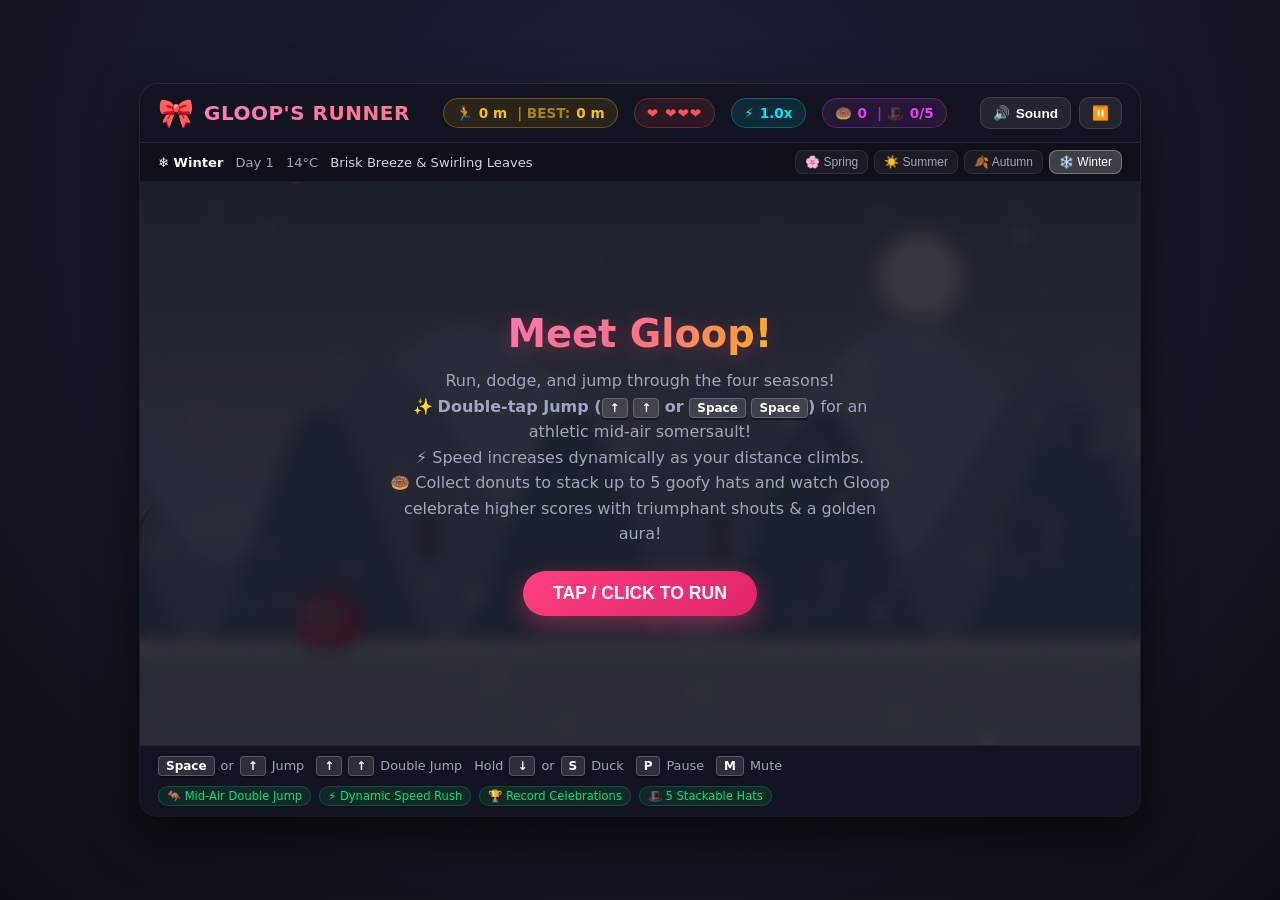
<file: index.html>
<!DOCTYPE html>
<html lang="en">
<head>
  <meta charset="UTF-8">
  <meta name="viewport" content="width=device-width, initial-scale=1.0, user-scalable=no, maximum-scale=1.0">
  <title>Gloop's Endless Adventure - The Game That Never Ends</title>
  <style>
    /* ==========================================================================
       GLOOP'S ENDLESS RUNNER - STYLESHEET
       Self-contained, responsive, arcade-style aesthetic
       ========================================================================== */
    :root {
      --bg-dark: #12131c;
      --card-bg: rgba(26, 28, 44, 0.85);
      --accent-pink: #ff4081;
      --accent-gold: #ffc107;
      --accent-blue: #00e5ff;
      --accent-green: #00e676;
      --text-main: #ffffff;
      --text-muted: #a0a5c0;
      --font-family: 'Segoe UI', system-ui, -apple-system, BlinkMacSystemFont, Roboto, sans-serif;
    }

    * {
      box-sizing: border-box;
      margin: 0;
      padding: 0;
      user-select: none;
      -webkit-user-select: none;
      -webkit-tap-highlight-color: transparent;
    }

    body {
      background-color: var(--bg-dark);
      background-image: radial-gradient(circle at 50% 20%, #1e2238 0%, #0d0e15 100%);
      color: var(--text-main);
      font-family: var(--font-family);
      min-height: 100vh;
      display: flex;
      flex-direction: column;
      align-items: center;
      justify-content: center;
      overflow-x: hidden;
      padding: 10px;
    }

    /* Container wrapper for the game */
    #game-container {
      position: relative;
      width: 100%;
      max-width: 1000px;
      display: flex;
      flex-direction: column;
      background: var(--card-bg);
      border-radius: 18px;
      box-shadow: 0 20px 50px rgba(0, 0, 0, 0.6), 0 0 0 1px rgba(255, 255, 255, 0.1);
      overflow: hidden;
      backdrop-filter: blur(10px);
    }

    /* Top HUD Navigation Bar */
    header.game-header {
      display: flex;
      flex-wrap: wrap;
      justify-content: space-between;
      align-items: center;
      padding: 12px 18px;
      background: rgba(18, 19, 32, 0.95);
      border-bottom: 1px solid rgba(255, 255, 255, 0.08);
      gap: 10px;
      z-index: 10;
    }

    .brand {
      display: flex;
      align-items: center;
      gap: 10px;
    }

    .brand-icon {
      font-size: 1.8rem;
      animation: floatIcon 2.5s ease-in-out infinite alternate;
    }

    @keyframes floatIcon {
      from { transform: translateY(0) rotate(0deg); }
      to { transform: translateY(-4px) rotate(6deg); }
    }

    .brand-title {
      font-size: 1.25rem;
      font-weight: 800;
      letter-spacing: 0.5px;
      background: linear-gradient(135deg, #ff7eb3 0%, #ff758c 100%);
      -webkit-background-clip: text;
      -webkit-text-fill-color: transparent;
    }

    .stats-bar {
      display: flex;
      align-items: center;
      gap: 16px;
      flex-wrap: wrap;
    }

    .stat-pill {
      display: flex;
      align-items: center;
      gap: 6px;
      background: rgba(255, 255, 255, 0.06);
      padding: 6px 12px;
      border-radius: 20px;
      font-size: 0.85rem;
      font-weight: 600;
      border: 1px solid rgba(255, 255, 255, 0.05);
    }

    .stat-pill.score-pill {
      color: var(--accent-gold);
      border-color: rgba(255, 193, 7, 0.3);
      background: rgba(255, 193, 7, 0.1);
    }

    .stat-pill.lives-pill {
      color: #ff5252;
      border-color: rgba(255, 82, 82, 0.3);
      background: rgba(255, 82, 82, 0.1);
      letter-spacing: 1px;
    }

    .stat-pill.speed-pill {
      color: #00e5ff;
      border-color: rgba(0, 229, 255, 0.3);
      background: rgba(0, 229, 255, 0.1);
      font-weight: 800;
    }

    .stat-pill.donut-pill {
      color: #e040fb;
      border-color: rgba(224, 64, 251, 0.3);
      background: rgba(224, 64, 251, 0.1);
    }

    .header-actions {
      display: flex;
      align-items: center;
      gap: 8px;
    }

    .btn-action {
      background: rgba(255, 255, 255, 0.08);
      color: var(--text-main);
      border: 1px solid rgba(255, 255, 255, 0.12);
      border-radius: 10px;
      padding: 7px 12px;
      font-size: 0.85rem;
      font-weight: 600;
      cursor: pointer;
      display: inline-flex;
      align-items: center;
      gap: 6px;
      transition: all 0.2s ease;
    }

    .btn-action:hover {
      background: rgba(255, 255, 255, 0.18);
      transform: translateY(-1px);
    }

    .btn-action:active {
      transform: translateY(1px);
    }

    /* Weather & Season Ticker Line */
    .season-ticker {
      display: flex;
      align-items: center;
      justify-content: space-between;
      padding: 7px 18px;
      background: rgba(14, 15, 24, 0.9);
      border-bottom: 1px solid rgba(255, 255, 255, 0.05);
      font-size: 0.82rem;
      color: var(--text-muted);
      flex-wrap: wrap;
      gap: 8px;
    }

    .season-info {
      display: flex;
      align-items: center;
      gap: 12px;
    }

    .season-badge {
      font-weight: 700;
      color: #ffffff;
      display: flex;
      align-items: center;
      gap: 5px;
    }

    .season-buttons {
      display: flex;
      align-items: center;
      gap: 6px;
    }

    .btn-season {
      background: rgba(255, 255, 255, 0.05);
      border: 1px solid rgba(255, 255, 255, 0.08);
      color: var(--text-muted);
      padding: 4px 9px;
      border-radius: 8px;
      font-size: 0.75rem;
      cursor: pointer;
      transition: all 0.2s;
    }

    .btn-season:hover, .btn-season.active {
      background: rgba(255, 255, 255, 0.2);
      color: #fff;
      border-color: rgba(255, 255, 255, 0.3);
    }

    /* Canvas Viewport */
    .canvas-wrapper {
      position: relative;
      width: 100%;
      aspect-ratio: 16 / 9;
      background: #000;
      overflow: hidden;
      cursor: pointer;
    }

    canvas#gameCanvas {
      display: block;
      width: 100%;
      height: 100%;
      touch-action: none;
    }

    /* On-Screen Mobile Touch Controls - Grouped on the RIGHT for right thumb, leaving GLOOP 100% CLEAR on left */
    .touch-controls {
      display: none;
      position: absolute;
      bottom: 18px;
      right: 20px;
      left: auto;
      width: auto;
      padding: 0;
      pointer-events: none;
      align-items: flex-end;
      gap: 14px;
      z-index: 25;
    }

    .touch-btn {
      pointer-events: auto;
      width: 82px;
      height: 82px;
      border-radius: 50%;
      background: rgba(255, 255, 255, 0.25);
      border: 3px solid rgba(255, 255, 255, 0.5);
      box-shadow: 0 6px 16px rgba(0, 0, 0, 0.4);
      color: #ffffff;
      font-size: 1.1rem;
      font-weight: 800;
      display: flex;
      flex-direction: column;
      align-items: center;
      justify-content: center;
      gap: 3px;
      backdrop-filter: blur(8px);
      transition: transform 0.1s, background 0.1s;
      user-select: none;
      -webkit-user-select: none;
      touch-action: none;
    }

    .touch-btn:active, .touch-btn.pressed {
      transform: scale(0.92);
      background: rgba(255, 255, 255, 0.45);
      border-color: #fff;
    }

    .touch-btn span.label {
      font-size: 0.72rem;
      letter-spacing: 0.5px;
    }

    /* Overlay screens (Pause, Start Instructions) */
    .overlay-screen {
      position: absolute;
      top: 0;
      left: 0;
      width: 100%;
      height: 100%;
      background: rgba(10, 11, 20, 0.82);
      backdrop-filter: blur(8px);
      display: flex;
      flex-direction: column;
      align-items: center;
      justify-content: center;
      color: #fff;
      z-index: 20;
      opacity: 0;
      pointer-events: none;
      transition: opacity 0.3s ease;
      padding: 24px;
      text-align: center;
    }

    .overlay-screen.visible {
      opacity: 1;
      pointer-events: auto;
    }

    .overlay-title {
      font-size: 2.4rem;
      font-weight: 900;
      margin-bottom: 12px;
      background: linear-gradient(135deg, #ff7eb3, #ff758c, #ffc107);
      -webkit-background-clip: text;
      -webkit-text-fill-color: transparent;
      text-shadow: 0 4px 20px rgba(255, 64, 129, 0.3);
    }

    .overlay-desc {
      font-size: 1rem;
      max-width: 500px;
      line-height: 1.6;
      color: var(--text-muted);
      margin-bottom: 24px;
    }

    .overlay-btn {
      background: linear-gradient(135deg, var(--accent-pink), #e02468);
      border: none;
      color: #fff;
      padding: 12px 30px;
      font-size: 1.1rem;
      font-weight: 700;
      border-radius: 30px;
      cursor: pointer;
      box-shadow: 0 8px 24px rgba(255, 64, 129, 0.4);
      transition: all 0.2s ease;
    }

    .overlay-btn:hover {
      transform: translateY(-2px) scale(1.03);
      box-shadow: 0 12px 30px rgba(255, 64, 129, 0.6);
    }

    /* Bottom Info & Keyboard Hints */
    footer.game-footer {
      display: flex;
      justify-content: space-between;
      align-items: center;
      padding: 10px 18px;
      background: rgba(18, 19, 32, 0.95);
      border-top: 1px solid rgba(255, 255, 255, 0.08);
      font-size: 0.8rem;
      color: var(--text-muted);
      flex-wrap: wrap;
      gap: 10px;
    }

    .key-hints {
      display: flex;
      align-items: center;
      gap: 12px;
      flex-wrap: wrap;
    }

    .key-hint {
      display: flex;
      align-items: center;
      gap: 6px;
    }

    kbd {
      background: rgba(255, 255, 255, 0.12);
      border: 1px solid rgba(255, 255, 255, 0.2);
      border-radius: 4px;
      padding: 2px 7px;
      font-family: inherit;
      font-size: 0.75rem;
      font-weight: 700;
      color: #fff;
      box-shadow: 0 2px 0 rgba(0, 0, 0, 0.4);
    }

    .feature-tags {
      display: flex;
      gap: 8px;
    }

    .feature-tag {
      font-size: 0.72rem;
      color: var(--accent-green);
      background: rgba(0, 230, 118, 0.1);
      padding: 2px 8px;
      border-radius: 12px;
      border: 1px solid rgba(0, 230, 118, 0.2);
    }

    /* ==========================================================================
       MOBILE RESPONSIVE & HORIZONTAL ARCADE LAYOUT (< 900px)
       Full-screen edge-to-edge game canvas, floating HUD overlay,
       and right-hand action controls. ZERO overlapping buttons on Gloop!
       ========================================================================== */
    @media (max-width: 900px) {
      body {
        padding: 0;
        margin: 0;
        width: 100vw;
        height: 100dvh;
        height: 100vh;
        overflow: hidden;
        background: #0d0e17;
        display: flex;
        align-items: center;
        justify-content: center;
      }

      #game-container {
        width: 100vw;
        height: 100dvh;
        height: 100vh;
        max-width: 100%;
        max-height: 100%;
        border-radius: 0;
        border: none;
        box-shadow: none;
        background: #0d0e17;
        position: relative;
        overflow: hidden;
        display: flex;
        flex-direction: column;
      }

      /* Floating / Header HUD */
      header.game-header {
        position: relative;
        width: 100%;
        padding: 8px 12px;
        gap: 8px;
        flex-wrap: nowrap;
        background: rgba(14, 15, 26, 0.96);
        border-bottom: 1px solid rgba(255, 255, 255, 0.08);
        z-index: 25;
      }

      .brand {
        gap: 6px;
        flex-shrink: 0;
      }

      .brand-icon {
        font-size: 1.25rem;
      }

      .brand-title {
        font-size: 0.92rem;
        letter-spacing: 0.2px;
      }

      .stats-bar {
        gap: 6px;
        flex-wrap: nowrap;
        overflow-x: auto;
        scrollbar-width: none;
        -webkit-overflow-scrolling: touch;
      }
      .stats-bar::-webkit-scrollbar {
        display: none;
      }

      .stat-pill {
        padding: 4px 8px;
        font-size: 0.75rem;
        border-radius: 12px;
        gap: 4px;
        white-space: nowrap;
        background: rgba(0, 0, 0, 0.45);
        border: 1px solid rgba(255, 255, 255, 0.15);
      }

      .header-actions {
        gap: 6px;
        flex-shrink: 0;
      }

      .btn-action {
        width: 32px;
        height: 32px;
        padding: 0;
        justify-content: center;
        border-radius: 50%;
        background: rgba(255, 255, 255, 0.15);
      }

      .btn-action span#mute-text {
        display: none;
      }

      .season-ticker {
        display: none !important;
      }

      footer.game-footer {
        display: none !important;
      }

      /* Overlays on Mobile */
      .overlay-screen {
        padding: 20px 16px;
        background: rgba(10, 11, 20, 0.78);
        backdrop-filter: blur(6px);
      }

      .overlay-title {
        font-size: 1.85rem;
        margin-bottom: 8px;
      }

      .overlay-desc {
        font-size: 0.88rem;
        line-height: 1.5;
        margin-bottom: 18px;
        max-width: 90%;
      }

      .overlay-btn {
        padding: 12px 28px;
        font-size: 1.02rem;
        border-radius: 28px;
        box-shadow: 0 8px 25px rgba(255, 64, 129, 0.5);
        animation: pulseBtn 1.6s ease-in-out infinite;
      }

      @keyframes pulseBtn {
        0%, 100% { transform: scale(1); box-shadow: 0 8px 25px rgba(255, 64, 129, 0.5); }
        50% { transform: scale(1.05); box-shadow: 0 12px 32px rgba(255, 64, 129, 0.8); }
      }
    }

    /* ==========================================================================
       MOBILE PORTRAIT MODE (< 900px, Portrait orientation)
       Retro Handheld Arcade Console: 16:9 Screen on Top, Ergonomic Deck Below
       ZERO OVERLAP: Gloop is 100% visible, buttons are on the deck!
       ========================================================================== */
    @media (max-width: 900px) and (orientation: portrait) {
      #game-container {
        display: flex;
        flex-direction: column;
        justify-content: space-between;
      }

      /* 16:9 Clean Arcade Viewport */
      .canvas-wrapper {
        position: relative;
        width: 100%;
        aspect-ratio: 16 / 9;
        max-height: 48vh;
        flex-shrink: 0;
        background: #000;
        overflow: hidden;
        border-bottom: 2px solid rgba(255, 64, 129, 0.25);
        box-shadow: 0 8px 24px rgba(0, 0, 0, 0.6);
      }

      canvas#gameCanvas {
        width: 100%;
        height: 100%;
        display: block;
      }

      /* In portrait, hide the floating landscape buttons */
      .touch-controls {
        display: none !important;
      }

      /* Handheld Arcade Controller Deck */
      .portrait-deck {
        display: flex !important;
        flex-direction: column;
        justify-content: space-between;
        flex-grow: 1;
        padding: 12px 18px 22px 18px;
        background: radial-gradient(circle at 50% 25%, #1c1f36 0%, #0d0e18 100%);
        border-top: 1px solid rgba(255, 255, 255, 0.06);
        user-select: none;
        -webkit-user-select: none;
        z-index: 15;
      }

      .deck-rotate-banner {
        display: flex;
        align-items: center;
        justify-content: center;
        gap: 6px;
        background: rgba(255, 64, 129, 0.12);
        border: 1px dashed rgba(255, 64, 129, 0.35);
        color: #ff80ab;
        padding: 6px 12px;
        border-radius: 18px;
        font-size: 0.74rem;
        font-weight: 700;
        cursor: pointer;
        text-align: center;
        transition: background 0.2s;
      }

      .deck-rotate-banner:active {
        background: rgba(255, 64, 129, 0.25);
      }

      .deck-controls-row {
        display: flex;
        align-items: center;
        justify-content: space-between;
        width: 100%;
        margin-top: auto;
        padding-bottom: 6px;
      }

      .deck-btn {
        border-radius: 50%;
        display: flex;
        flex-direction: column;
        align-items: center;
        justify-content: center;
        color: #ffffff;
        cursor: pointer;
        user-select: none;
        -webkit-user-select: none;
        touch-action: manipulation;
        transition: transform 0.08s ease, filter 0.08s ease;
      }

      .deck-btn:active, .deck-btn.pressed {
        transform: scale(0.91);
        filter: brightness(1.3);
      }

      .deck-btn-duck {
        width: 82px;
        height: 82px;
        background: linear-gradient(135deg, rgba(124, 77, 255, 0.95), rgba(83, 109, 254, 0.95));
        border: 3px solid rgba(255, 255, 255, 0.4);
        box-shadow: 0 8px 22px rgba(103, 58, 183, 0.55), inset 0 2px 6px rgba(255, 255, 255, 0.35);
      }

      .deck-btn-jump {
        width: 98px;
        height: 98px;
        background: linear-gradient(135deg, rgba(255, 64, 129, 0.98), rgba(245, 0, 87, 0.98));
        border: 3px solid rgba(255, 255, 255, 0.45);
        box-shadow: 0 10px 28px rgba(255, 64, 129, 0.65), inset 0 2px 6px rgba(255, 255, 255, 0.4);
      }

      .deck-btn-icon {
        font-size: 1.65rem;
        line-height: 1;
      }

      .deck-btn-text {
        font-size: 0.68rem;
        font-weight: 900;
        letter-spacing: 0.5px;
        margin-top: 2px;
      }

      .deck-center-console {
        display: flex;
        flex-direction: column;
        align-items: center;
        gap: 8px;
      }

      .deck-console-item {
        display: flex;
        flex-direction: column;
        align-items: center;
        background: rgba(0, 0, 0, 0.35);
        padding: 4px 12px;
        border-radius: 12px;
        border: 1px solid rgba(255, 255, 255, 0.08);
      }

      .deck-console-label {
        font-size: 0.62rem;
        font-weight: 700;
        color: var(--text-muted);
        letter-spacing: 0.5px;
      }

      .deck-console-val {
        font-size: 0.92rem;
        font-weight: 900;
        color: var(--accent-gold);
      }
    }

    /* ==========================================================================
       MOBILE LANDSCAPE MODE (Full-Screen Horizontal Arcade Runner)
       Full bleed edge-to-edge cinematic canvas with right-hand thumb controls
       Gloop is 100% visible on the left side with huge open view!
       ========================================================================== */
    @media (max-width: 900px) and (orientation: landscape), (max-height: 500px) and (orientation: landscape) {
      .portrait-deck {
        display: none !important;
      }

      #game-container {
        width: 100vw;
        height: 100dvh;
        height: 100vh;
        position: relative;
        overflow: hidden;
        background: #000;
      }

      header.game-header {
        position: absolute;
        top: 0;
        left: 0;
        width: 100%;
        padding: 6px 14px;
        background: linear-gradient(180deg, rgba(10, 11, 20, 0.85) 0%, rgba(10, 11, 20, 0) 100%);
        border-bottom: none;
        z-index: 25;
        pointer-events: none;
      }

      header.game-header * {
        pointer-events: auto;
      }

      .canvas-wrapper {
        position: absolute;
        top: 0;
        left: 0;
        width: 100vw;
        height: 100dvh;
        height: 100vh;
        background: #000;
        overflow: hidden;
      }

      canvas#gameCanvas {
        width: 100%;
        height: 100%;
        display: block;
      }

      /* Clean Mobile Touch Controls - Grouped on the RIGHT SIDE for right thumb */
      .touch-controls {
        display: flex !important;
        position: absolute;
        bottom: 16px;
        right: 18px;
        left: auto !important;
        width: auto !important;
        padding: 0 !important;
        pointer-events: none;
        align-items: flex-end;
        gap: 14px;
        z-index: 30;
      }

      .touch-btn {
        pointer-events: auto;
        border-radius: 50%;
        display: flex;
        flex-direction: column;
        align-items: center;
        justify-content: center;
        color: #ffffff;
        cursor: pointer;
        user-select: none;
        -webkit-user-select: none;
        touch-action: manipulation;
        transition: transform 0.08s ease, filter 0.08s ease;
      }

      .touch-btn:active, .touch-btn.pressed {
        transform: scale(0.91);
        filter: brightness(1.3);
      }

      .touch-btn#touch-duck {
        width: 66px;
        height: 66px;
        background: linear-gradient(135deg, rgba(124, 77, 255, 0.9), rgba(83, 109, 254, 0.9));
        border: 2px solid rgba(124, 77, 255, 0.6);
        box-shadow: 0 8px 24px rgba(103, 58, 183, 0.5), inset 0 2px 6px rgba(255, 255, 255, 0.3);
      }

      .touch-btn#touch-jump {
        width: 86px;
        height: 86px;
        background: linear-gradient(135deg, rgba(255, 64, 129, 0.95), rgba(245, 0, 87, 0.95));
        border: 2px solid rgba(255, 64, 129, 0.65);
        box-shadow: 0 10px 28px rgba(255, 64, 129, 0.6), inset 0 2px 6px rgba(255, 255, 255, 0.35);
      }

      .touch-btn span:first-child {
        font-size: 1.55rem;
        line-height: 1;
      }

      .touch-btn .label {
        font-size: 0.68rem;
        font-weight: 800;
        letter-spacing: 0.5px;
        margin-top: 2px;
      }
    }
    
    /* Respect reduced motion preference */
    @media (prefers-reduced-motion: reduce) {
      .brand-icon {
        animation: none;
      }
      * {
        animation-duration: 0.001ms !important;
        transition-duration: 0.001ms !important;
      }
    }
  </style>
</head>
<body>

  <!-- Main Game Container -->
  <div id="game-container">
    
    <!-- Top Header HUD -->
    <header class="game-header">
      <div class="brand">
        <span class="brand-icon">🎀</span>
        <div class="brand-title">GLOOP'S RUNNER</div>
      </div>

      <div class="stats-bar">
        <div class="stat-pill score-pill" title="Distance Travelled">
          <span>🏃</span> <span id="hud-score">0 m</span>
          <span style="opacity: 0.6; margin-left: 4px;">| BEST:</span>
          <span id="hud-best-score">0 m</span>
        </div>

        <div class="stat-pill lives-pill" title="Player Lives (3 Hearts)">
          <span>❤️</span> <span id="hud-lives">❤️❤️❤️</span>
        </div>

        <div class="stat-pill speed-pill" title="Speed Multiplier">
          <span>⚡</span> <span id="hud-speed">1.0x</span>
        </div>

        <div class="stat-pill donut-pill" title="Donuts Collected & Hats">
          <span>🍩</span> <span id="hud-donuts">0</span>
          <span style="opacity: 0.6; margin-left: 4px;">| 🎩</span>
          <span id="hud-hats">0/5</span>
        </div>
      </div>

      <div class="header-actions">
        <button id="btn-mute" class="btn-action" title="Toggle Sound">
          <span id="mute-icon">🔊</span> <span id="mute-text">Sound</span>
        </button>
        <button id="btn-pause" class="btn-action" title="Pause Game (P)">
          <span id="pause-icon">⏸️</span>
        </button>
      </div>
    </header>

    <!-- Season & Dynamic Weather Ticker -->
    <div class="season-ticker">
      <div class="season-info">
        <div class="season-badge" id="hud-season-name">🍂 Autumn</div>
        <div id="hud-day">Day 1</div>
        <div id="hud-temp">14°C</div>
        <div id="hud-weather" style="color: #cbd5e1;">Brisk Breeze & Swirling Leaves</div>
      </div>

      <div class="season-buttons">
        <button class="btn-season" data-season="0" title="Switch to Spring">🌸 Spring</button>
        <button class="btn-season" data-season="1" title="Switch to Summer">☀️ Summer</button>
        <button class="btn-season" data-season="2" title="Switch to Autumn">🍂 Autumn</button>
        <button class="btn-season" data-season="3" title="Switch to Winter">❄️ Winter</button>
      </div>
    </div>

    <!-- Canvas Game Viewport -->
    <div class="canvas-wrapper" id="canvas-wrapper">
      <canvas id="gameCanvas"></canvas>

      <!-- On-Screen Mobile Touch Controls -->
      <div class="touch-controls">
        <button id="touch-duck" class="touch-btn" aria-label="Duck">
          <span>🛡️</span>
          <span class="label">DUCK</span>
        </button>
        <button id="touch-jump" class="touch-btn" aria-label="Jump / Double Jump">
          <span>🦘</span>
          <span class="label">JUMP x2</span>
        </button>
      </div>

      <!-- Start Overlay Screen -->
      <div id="start-overlay" class="overlay-screen visible">
        <h1 class="overlay-title">Meet Gloop!</h1>
        <p class="overlay-desc">
          Run, dodge, and jump through the four seasons!<br>
          ✨ <strong>Double-tap Jump (<kbd>↑</kbd> <kbd>↑</kbd> or <kbd>Space</kbd> <kbd>Space</kbd>)</strong> for an athletic mid-air somersault!<br>
          ⚡ Speed increases dynamically as your distance climbs.<br>
          🍩 Collect donuts to stack up to 5 goofy hats and watch Gloop celebrate higher scores with triumphant shouts & a golden aura!
        </p>
        <button id="btn-start" class="overlay-btn">TAP / CLICK TO RUN</button>
      </div>

      <!-- Pause Overlay Screen -->
      <div id="pause-overlay" class="overlay-screen">
        <h2 class="overlay-title">PAUSED</h2>
        <p class="overlay-desc">Catch your breath! Gloop is waiting for you.</p>
        <button id="btn-resume" class="overlay-btn">RESUME RUN</button>
      </div>

      <!-- Game Over Overlay Screen -->
      <div id="gameover-overlay" class="overlay-screen">
        <h1 class="overlay-title" style="color: #ff5252;">💥 GAME OVER 💥</h1>
        <div id="gameover-record-badge" style="display: none; background: rgba(255, 215, 0, 0.2); border: 1px solid #ffd700; color: #ffd700; padding: 6px 16px; border-radius: 20px; font-weight: 800; font-size: 0.95rem; margin-bottom: 14px;">🏆 NEW ALL-TIME BEST RECORD!</div>
        <p class="overlay-desc">
          Distance Travelled: <strong id="go-score" style="color: #ffc107; font-size: 1.25rem;">0 m</strong><br>
          Donuts: <strong id="go-donuts" style="color: #e040fb;">0</strong> | Hats Unlocked: <strong id="go-hats" style="color: #00e5ff;">0/5</strong><br>
          Max Speed Reached: <strong id="go-speed" style="color: #00e676;">1.0x</strong>
        </p>
        <button id="btn-restart" class="overlay-btn">PLAY AGAIN (SPACE)</button>
      </div>
    </div>
    <!-- Dedicated Mobile Portrait Deck (Active on phones in vertical orientation) -->
    <div class="portrait-deck" id="portrait-deck" style="display: none;">
      <div class="deck-rotate-banner" id="btn-rotate-hint">
        <span>🔄 Rotate phone sideways for full-screen arcade!</span>
      </div>
      <div class="deck-controls-row">
        <button id="deck-duck" class="deck-btn deck-btn-duck" aria-label="Slide / Duck">
          <span class="deck-btn-icon">🛡️</span>
          <span class="deck-btn-text">DUCK</span>
        </button>

        <div class="deck-center-console">
          <div class="deck-console-item">
            <span class="deck-console-label">DISTANCE</span>
            <span class="deck-console-val" id="deck-score">0 m</span>
          </div>
          <div class="deck-console-item">
            <span class="deck-console-label">DONUTS</span>
            <span class="deck-console-val" id="deck-donuts">0</span>
          </div>
        </div>

        <button id="deck-jump" class="deck-btn deck-btn-jump" aria-label="Jump / Double Jump">
          <span class="deck-btn-icon">🦘</span>
          <span class="deck-btn-text">JUMP x2</span>
        </button>
      </div>
    </div>


    <!-- Bottom Footer Hints -->
    <footer class="game-footer">
      <div class="key-hints">
        <div class="key-hint"><kbd>Space</kbd> or <kbd>↑</kbd> Jump</div>
        <div class="key-hint"><kbd>↑</kbd> <kbd>↑</kbd> Double Jump</div>
        <div class="key-hint">Hold <kbd>↓</kbd> or <kbd>S</kbd> Duck</div>
        <div class="key-hint"><kbd>P</kbd> Pause</div>
        <div class="key-hint"><kbd>M</kbd> Mute</div>
      </div>

      <div class="feature-tags">
        <span class="feature-tag">🦘 Mid-Air Double Jump</span>
        <span class="feature-tag">⚡ Dynamic Speed Rush</span>
        <span class="feature-tag">🏆 Record Celebrations</span>
        <span class="feature-tag">🎩 5 Stackable Hats</span>
      </div>
    </footer>

  </div>

  <!-- Game Logic Script -->
  <script>
    /**
     * GLOOP'S ENDLESS RUNNER
     * A rich single-file canvas game with procedural Web Audio synthesis,
     * smooth seasonal blending, dynamic growth, stackable hats, and physics.
     */
    (function () {
      'use strict';

      // Canvas roundRect polyfill for maximum browser compatibility
      if (!CanvasRenderingContext2D.prototype.roundRect) {
        CanvasRenderingContext2D.prototype.roundRect = function (x, y, w, h, radii = 0) {
          const r = typeof radii === 'number' ? [radii, radii, radii, radii] : radii;
          const tl = r[0] || 0, tr = r[1] || 0, br = r[2] || 0, bl = r[3] || 0;
          this.beginPath();
          this.moveTo(x + tl, y);
          this.lineTo(x + w - tr, y);
          this.quadraticCurveTo(x + w, y, x + w, y + tr);
          this.lineTo(x + w, y + h - br);
          this.quadraticCurveTo(x + w, y + h, x + w - br, y + h);
          this.lineTo(x + bl, y + h);
          this.quadraticCurveTo(x, y + h, x, y + h - bl);
          this.lineTo(x, y + tl);
          this.quadraticCurveTo(x, y, x + tl, y);
          this.closePath();
          return this;
        };
      }

      // =========================================================================
      // 1. CONFIGURATION & CONSTANTS
      // =========================================================================
      const VIRTUAL_WIDTH = 960;
      const VIRTUAL_HEIGHT = 540;
      const GROUND_Y = 440; // Ground line in virtual coordinates

      const SEASON_NAMES = ['Spring', 'Summer', 'Autumn', 'Winter'];
      const SEASON_ICONS = ['🌸', '☀️', '🍂', '❄️'];
      const SEASON_DURATION_SEC = 36.0; // 36s per season
      const SEASON_TRANSITION_SEC = 4.0; // 4s smooth color blend

      // Speed configuration
      const INITIAL_SPEED = 320; // Virtual pixels per second
      const MAX_SPEED = 820;
      const SPEED_ACCELERATION = 1.25; // Speed increase per second

      // Reduced motion check
      const prefersReducedMotion = window.matchMedia('(prefers-reduced-motion: reduce)').matches;

      // =========================================================================
      // 2. PROCEDURAL WEB AUDIO SYNTHESIS ENGINE
      // =========================================================================
      class SoundEngine {
        constructor() {
          this.ctx = null;
          this.masterGain = null;
          this.isMuted = false;
          this.initialized = false;
        }

        init() {
          if (this.initialized) return;
          try {
            const AudioContextClass = window.AudioContext || window.webkitAudioContext;
            this.ctx = new AudioContextClass();
            this.masterGain = this.ctx.createGain();
            this.masterGain.gain.setValueAtTime(this.isMuted ? 0 : 0.45, this.ctx.currentTime);
            this.masterGain.connect(this.ctx.destination);
            this.initialized = true;
          } catch (e) {
            console.warn('Web Audio API not supported or blocked:', e);
          }
        }

        resume() {
          if (this.ctx && this.ctx.state === 'suspended') {
            this.ctx.resume();
          }
        }

        toggleMute() {
          this.isMuted = !this.isMuted;
          if (this.masterGain && this.ctx) {
            this.masterGain.gain.cancelScheduledValues(this.ctx.currentTime);
            this.masterGain.gain.setValueAtTime(this.isMuted ? 0 : 0.45, this.ctx.currentTime);
          }
          return this.isMuted;
        }

        /**
         * Calculates pitch factor based on Gloop's current growth scale.
         * As Gloop grows from 1.0 to 2.4, his voice deepens!
         */
        getPitchFactor(scale) {
          const s = Math.max(1.0, scale || 1.0);
          return 1.0 / (1.0 + (s - 1.0) * 0.42);
        }

        /**
         * Play one of the 5 weird jump sounds at random:
         * Random weird sound picked on every jump:
         * 1. boing, 2. squeak, 3. bubblepop, 4. wheee, 5. quack
         */
        playJumpSound(gloopScale) {
          if (!this.initialized || this.isMuted) return;
          this.resume();

          const pitch = this.getPitchFactor(gloopScale);
          const sounds = ['boing', 'squeak', 'bubblepop', 'wheee', 'quack'];
          const picked = sounds[Math.floor(Math.random() * sounds.length)];

          const t = this.ctx.currentTime;

          switch (picked) {
            case 'boing':
              this._playBoing(t, pitch);
              break;
            case 'squeak':
              this._playSqueak(t, pitch);
              break;
            case 'bubblepop':
              this._playBubblePop(t, pitch);
              break;
            case 'wheee':
              this._playWheee(t, pitch);
              break;
            case 'quack':
              this._playQuack(t, pitch);
              break;
          }
        }

        // 1. Boing: rubbery cartoon spring boing
        _playBoing(t, pitch) {
          const osc = this.ctx.createOscillator();
          const gain = this.ctx.createGain();
          const lfo = this.ctx.createOscillator();
          const lfoGain = this.ctx.createGain();

          osc.type = 'sine';
          const baseFreq = 160 * pitch;
          const targetFreq = 480 * pitch;

          osc.frequency.setValueAtTime(baseFreq, t);
          osc.frequency.exponentialRampToValueAtTime(targetFreq, t + 0.1);

          // Fast vibrato decay
          lfo.type = 'sine';
          lfo.frequency.setValueAtTime(22, t);
          lfoGain.gain.setValueAtTime(60 * pitch, t);
          lfoGain.gain.exponentialRampToValueAtTime(1, t + 0.35);

          lfo.connect(osc.frequency);
          osc.connect(gain);
          gain.connect(this.masterGain);

          gain.gain.setValueAtTime(0.01, t);
          gain.gain.linearRampToValueAtTime(0.5, t + 0.02);
          gain.gain.exponentialRampToValueAtTime(0.001, t + 0.38);

          lfo.start(t);
          osc.start(t);
          lfo.stop(t + 0.4);
          osc.stop(t + 0.4);
        }

        // 2. Squeak: high-pitched cute chirp
        _playSqueak(t, pitch) {
          const osc = this.ctx.createOscillator();
          const gain = this.ctx.createGain();

          osc.type = 'sine';
          const startF = 850 * pitch;
          const peakF = 1800 * pitch;
          const endF = 1100 * pitch;

          osc.frequency.setValueAtTime(startF, t);
          osc.frequency.linearRampToValueAtTime(peakF, t + 0.05);
          osc.frequency.exponentialRampToValueAtTime(endF, t + 0.14);

          gain.gain.setValueAtTime(0.01, t);
          gain.gain.linearRampToValueAtTime(0.4, t + 0.02);
          gain.gain.exponentialRampToValueAtTime(0.001, t + 0.18);

          osc.connect(gain);
          gain.connect(this.masterGain);

          osc.start(t);
          osc.stop(t + 0.2);
        }

        // 3. Bubble Pop: satisfying, playful cartoon water-drop pop & chime
        _playBubblePop(t, pitch) {
          const osc = this.ctx.createOscillator();
          const gain = this.ctx.createGain();

          osc.type = 'sine';
          const baseF = 400 * pitch;
          const peakF = 980 * pitch;

          osc.frequency.setValueAtTime(baseF, t);
          osc.frequency.exponentialRampToValueAtTime(peakF, t + 0.04);
          osc.frequency.exponentialRampToValueAtTime(peakF * 0.72, t + 0.14);

          gain.gain.setValueAtTime(0.01, t);
          gain.gain.linearRampToValueAtTime(0.45, t + 0.012);
          gain.gain.exponentialRampToValueAtTime(0.001, t + 0.16);

          osc.connect(gain);
          gain.connect(this.masterGain);

          osc.start(t);
          osc.stop(t + 0.18);
        }

        // 4. Wheee: playful rising glide with sweet vibrato
        _playWheee(t, pitch) {
          const osc = this.ctx.createOscillator();
          const gain = this.ctx.createGain();
          const lfo = this.ctx.createOscillator();
          const lfoGain = this.ctx.createGain();

          osc.type = 'triangle';
          const startF = 260 * pitch;
          const endF = 620 * pitch;

          osc.frequency.setValueAtTime(startF, t);
          osc.frequency.exponentialRampToValueAtTime(endF, t + 0.38);

          lfo.type = 'sine';
          lfo.frequency.setValueAtTime(7.5, t);
          lfoGain.gain.setValueAtTime(25 * pitch, t);

          lfo.connect(osc.frequency);
          osc.connect(gain);
          gain.connect(this.masterGain);

          gain.gain.setValueAtTime(0.01, t);
          gain.gain.linearRampToValueAtTime(0.45, t + 0.05);
          gain.gain.exponentialRampToValueAtTime(0.001, t + 0.42);

          lfo.start(t);
          osc.start(t);
          lfo.stop(t + 0.45);
          osc.stop(t + 0.45);
        }

        // 5. Quack: filtered resonant formant sweep
        _playQuack(t, pitch) {
          const osc = this.ctx.createOscillator();
          const filter = this.ctx.createBiquadFilter();
          const gain = this.ctx.createGain();

          osc.type = 'sawtooth';
          osc.frequency.setValueAtTime(280 * pitch, t);
          osc.frequency.linearRampToValueAtTime(170 * pitch, t + 0.22);

          filter.type = 'bandpass';
          filter.Q.setValueAtTime(5.5, t);
          filter.frequency.setValueAtTime(1150 * pitch, t);
          filter.frequency.exponentialRampToValueAtTime(450 * pitch, t + 0.22);

          gain.gain.setValueAtTime(0.01, t);
          gain.gain.linearRampToValueAtTime(0.48, t + 0.03);
          gain.gain.exponentialRampToValueAtTime(0.001, t + 0.24);

          osc.connect(filter);
          filter.connect(gain);
          gain.connect(this.masterGain);

          osc.start(t);
          osc.stop(t + 0.26);
        }

        // Bonk sound: cartoon dizzy thud + spring wobble
        playBonk() {
          if (!this.initialized || this.isMuted) return;
          this.resume();
          const t = this.ctx.currentTime;

          const osc = this.ctx.createOscillator();
          const gain = this.ctx.createGain();

          osc.type = 'sine';
          osc.frequency.setValueAtTime(220, t);
          osc.frequency.exponentialRampToValueAtTime(55, t + 0.25);

          gain.gain.setValueAtTime(0.6, t);
          gain.gain.exponentialRampToValueAtTime(0.01, t + 0.3);

          osc.connect(gain);
          gain.connect(this.masterGain);

          osc.start(t);
          osc.stop(t + 0.32);

          // Cartoon dizzy chime ring
          const chime = this.ctx.createOscillator();
          const chimeGain = this.ctx.createGain();
          chime.type = 'triangle';
          chime.frequency.setValueAtTime(540, t + 0.05);
          chime.frequency.linearRampToValueAtTime(320, t + 0.4);

          chimeGain.gain.setValueAtTime(0.01, t);
          chimeGain.gain.linearRampToValueAtTime(0.25, t + 0.06);
          chimeGain.gain.exponentialRampToValueAtTime(0.001, t + 0.45);

          chime.connect(chimeGain);
          chimeGain.connect(this.masterGain);

          chime.start(t + 0.05);
          chime.stop(t + 0.48);
        }

        // Donut collect chime: bright happy sparkle
        playDonutCollect() {
          if (!this.initialized || this.isMuted) return;
          this.resume();
          const t = this.ctx.currentTime;

          const notes = [880, 1174, 1567]; // A5, D6, G6
          notes.forEach((freq, idx) => {
            const osc = this.ctx.createOscillator();
            const gain = this.ctx.createGain();
            const start = t + idx * 0.055;

            osc.type = 'sine';
            osc.frequency.setValueAtTime(freq, start);

            gain.gain.setValueAtTime(0.01, start);
            gain.gain.linearRampToValueAtTime(0.3, start + 0.01);
            gain.gain.exponentialRampToValueAtTime(0.001, start + 0.22);

            osc.connect(gain);
            gain.connect(this.masterGain);

            osc.start(start);
            osc.stop(start + 0.25);
          });
        }

        // New Hat unlocked fanfare!
        playHatFanfare() {
          if (!this.initialized || this.isMuted) return;
          this.resume();
          const t = this.ctx.currentTime;
          const notes = [523.25, 659.25, 783.99, 1046.50]; // C5, E5, G5, C6

          notes.forEach((freq, idx) => {
            const osc = this.ctx.createOscillator();
            const gain = this.ctx.createGain();
            const start = t + idx * 0.08;

            osc.type = 'triangle';
            osc.frequency.setValueAtTime(freq, start);

            gain.gain.setValueAtTime(0.01, start);
            gain.gain.linearRampToValueAtTime(0.4, start + 0.02);
            gain.gain.exponentialRampToValueAtTime(0.001, start + 0.35);

            osc.connect(gain);
            gain.connect(this.masterGain);

            osc.start(start);
            osc.stop(start + 0.4);
          });
        }

        // Duck woosh
        playDuck() {
          if (!this.initialized || this.isMuted) return;
          this.resume();
          const t = this.ctx.currentTime;
          const osc = this.ctx.createOscillator();
          const gain = this.ctx.createGain();

          osc.type = 'sine';
          osc.frequency.setValueAtTime(320, t);
          osc.frequency.exponentialRampToValueAtTime(140, t + 0.12);

          gain.gain.setValueAtTime(0.18, t);
          gain.gain.exponentialRampToValueAtTime(0.001, t + 0.14);

          osc.connect(gain);
          gain.connect(this.masterGain);

          osc.start(t);
          osc.stop(t + 0.15);
        }

        // Double Jump sound: bright spring chirp with sparkle
        playDoubleJump(gloopScale) {
          if (!this.initialized || this.isMuted) return;
          this.resume();
          const pitch = this.getPitchFactor(gloopScale);
          const t = this.ctx.currentTime;

          const osc1 = this.ctx.createOscillator();
          const osc2 = this.ctx.createOscillator();
          const gain = this.ctx.createGain();

          osc1.type = 'sine';
          osc1.frequency.setValueAtTime(380 * pitch, t);
          osc1.frequency.exponentialRampToValueAtTime(920 * pitch, t + 0.16);

          osc2.type = 'triangle';
          osc2.frequency.setValueAtTime(580 * pitch, t);
          osc2.frequency.exponentialRampToValueAtTime(1380 * pitch, t + 0.18);

          gain.gain.setValueAtTime(0.01, t);
          gain.gain.linearRampToValueAtTime(0.4, t + 0.02);
          gain.gain.exponentialRampToValueAtTime(0.001, t + 0.22);

          osc1.connect(gain);
          osc2.connect(gain);
          gain.connect(this.masterGain);

          osc1.start(t);
          osc2.start(t);
          osc1.stop(t + 0.24);
          osc2.stop(t + 0.24);
        }

        // Milestone fanfare when reaching score targets
        playMilestoneFanfare() {
          if (!this.initialized || this.isMuted) return;
          this.resume();
          const t = this.ctx.currentTime;
          const freqs = [440, 554.37, 659.25, 880]; // A4, C#5, E5, A5
          freqs.forEach((freq, idx) => {
            const osc = this.ctx.createOscillator();
            const gain = this.ctx.createGain();
            const st = t + idx * 0.07;
            osc.type = 'triangle';
            osc.frequency.setValueAtTime(freq, st);
            gain.gain.setValueAtTime(0.01, st);
            gain.gain.linearRampToValueAtTime(0.35, st + 0.02);
            gain.gain.exponentialRampToValueAtTime(0.001, st + 0.28);
            osc.connect(gain);
            gain.connect(this.masterGain);
            osc.start(st);
            osc.stop(st + 0.3);
          });
        }

        // Game Over sad cartoon slide
        playGameOver() {
          if (!this.initialized || this.isMuted) return;
          this.resume();
          const t = this.ctx.currentTime;
          const freqs = [330, 311.13, 293.66, 261.63]; // E4, Eb4, D4, C4
          freqs.forEach((freq, idx) => {
            const osc = this.ctx.createOscillator();
            const gain = this.ctx.createGain();
            const st = t + idx * 0.16;
            osc.type = 'sawtooth';
            osc.frequency.setValueAtTime(freq, st);
            osc.frequency.exponentialRampToValueAtTime(freq * 0.88, st + 0.18);
            gain.gain.setValueAtTime(0.01, st);
            gain.gain.linearRampToValueAtTime(0.35, st + 0.03);
            gain.gain.exponentialRampToValueAtTime(0.001, st + 0.22);
            osc.connect(gain);
            gain.connect(this.masterGain);
            osc.start(st);
            osc.stop(st + 0.24);
          });
        }

        // Unique Sound Effects for Striking Different Obstacles
        playObstacleHit(type, gloopScale) {
          if (!this.initialized || this.isMuted) return;
          this.resume();
          const pitch = this.getPitchFactor(gloopScale);
          const t = this.ctx.currentTime;

          switch (type) {
            case 'mushroom': this._playMushroomSquish(t, pitch); break;
            case 'bumblebee': this._playBeeZap(t, pitch); break;
            case 'rosebush': this._playRosebushSnap(t, pitch); break;
            case 'cactus': this._playCactusPrick(t, pitch); break;
            case 'tumbleweed': this._playTumbleweedCrackle(t, pitch); break;
            case 'seagull': this._playSeagullSquawk(t, pitch); break;
            case 'pumpkin': this._playPumpkinThonk(t, pitch); break;
            case 'scarecrow': this._playScarecrowFlump(t, pitch); break;
            case 'raven': this._playRavenCaw(t, pitch); break;
            case 'snowman': this._playSnowmanSplat(t, pitch); break;
            case 'icespikes': this._playIceShatter(t, pitch); break;
            case 'snowball': this._playSnowballWhump(t, pitch); break;
            default: this.playBonk(); break;
          }
        }

        _playMushroomSquish(t, pitch) {
          const osc = this.ctx.createOscillator();
          const gain = this.ctx.createGain();
          osc.type = 'sine';
          osc.frequency.setValueAtTime(340 * pitch, t);
          osc.frequency.exponentialRampToValueAtTime(110 * pitch, t + 0.15);
          osc.frequency.linearRampToValueAtTime(180 * pitch, t + 0.22);
          gain.gain.setValueAtTime(0.55, t);
          gain.gain.exponentialRampToValueAtTime(0.01, t + 0.28);
          osc.connect(gain);
          gain.connect(this.masterGain);
          osc.start(t);
          osc.stop(t + 0.3);
        }

        _playBeeZap(t, pitch) {
          const osc = this.ctx.createOscillator();
          const gain = this.ctx.createGain();
          osc.type = 'triangle';
          osc.frequency.setValueAtTime(560 * pitch, t);
          osc.frequency.exponentialRampToValueAtTime(220 * pitch, t + 0.16);
          gain.gain.setValueAtTime(0.01, t);
          gain.gain.linearRampToValueAtTime(0.4, t + 0.02);
          gain.gain.exponentialRampToValueAtTime(0.001, t + 0.18);
          osc.connect(gain);
          gain.connect(this.masterGain);
          osc.start(t);
          osc.stop(t + 0.2);
        }

        _playRosebushSnap(t, pitch) {
          const osc = this.ctx.createOscillator();
          const gain = this.ctx.createGain();
          osc.type = 'triangle';
          osc.frequency.setValueAtTime(650 * pitch, t);
          osc.frequency.exponentialRampToValueAtTime(180 * pitch, t + 0.12);
          gain.gain.setValueAtTime(0.5, t);
          gain.gain.exponentialRampToValueAtTime(0.01, t + 0.18);
          osc.connect(gain);
          gain.connect(this.masterGain);
          osc.start(t);
          osc.stop(t + 0.2);
        }

        _playCactusPrick(t, pitch) {
          const osc1 = this.ctx.createOscillator();
          const osc2 = this.ctx.createOscillator();
          const gain = this.ctx.createGain();
          osc1.type = 'sine';
          osc1.frequency.setValueAtTime(820 * pitch, t);
          osc1.frequency.exponentialRampToValueAtTime(260 * pitch, t + 0.14);
          osc2.type = 'triangle';
          osc2.frequency.setValueAtTime(1250 * pitch, t);
          osc2.frequency.exponentialRampToValueAtTime(450 * pitch, t + 0.08);
          gain.gain.setValueAtTime(0.48, t);
          gain.gain.exponentialRampToValueAtTime(0.01, t + 0.18);
          osc1.connect(gain);
          osc2.connect(gain);
          gain.connect(this.masterGain);
          osc1.start(t);
          osc2.start(t);
          osc1.stop(t + 0.2);
          osc2.stop(t + 0.2);
        }

        _playTumbleweedCrackle(t, pitch) {
          for (let i = 0; i < 3; i++) {
            const osc = this.ctx.createOscillator();
            const gain = this.ctx.createGain();
            const st = t + i * 0.045;
            osc.type = 'sawtooth';
            osc.frequency.setValueAtTime((350 + i * 150) * pitch, st);
            osc.frequency.exponentialRampToValueAtTime(90 * pitch, st + 0.04);
            gain.gain.setValueAtTime(0.35, st);
            gain.gain.exponentialRampToValueAtTime(0.01, st + 0.05);
            osc.connect(gain);
            gain.connect(this.masterGain);
            osc.start(st);
            osc.stop(st + 0.06);
          }
        }

        _playSeagullSquawk(t, pitch) {
          const osc = this.ctx.createOscillator();
          const filter = this.ctx.createBiquadFilter();
          const gain = this.ctx.createGain();
          osc.type = 'sawtooth';
          osc.frequency.setValueAtTime(850 * pitch, t);
          osc.frequency.linearRampToValueAtTime(420 * pitch, t + 0.26);
          filter.type = 'bandpass';
          filter.Q.setValueAtTime(6.0, t);
          filter.frequency.setValueAtTime(1400 * pitch, t);
          filter.frequency.linearRampToValueAtTime(700 * pitch, t + 0.26);
          gain.gain.setValueAtTime(0.42, t);
          gain.gain.exponentialRampToValueAtTime(0.01, t + 0.28);
          osc.connect(filter);
          filter.connect(gain);
          gain.connect(this.masterGain);
          osc.start(t);
          osc.stop(t + 0.3);
        }

        _playPumpkinThonk(t, pitch) {
          const osc = this.ctx.createOscillator();
          const gain = this.ctx.createGain();
          osc.type = 'sine';
          osc.frequency.setValueAtTime(240 * pitch, t);
          osc.frequency.exponentialRampToValueAtTime(65 * pitch, t + 0.22);
          gain.gain.setValueAtTime(0.65, t);
          gain.gain.exponentialRampToValueAtTime(0.01, t + 0.28);
          osc.connect(gain);
          gain.connect(this.masterGain);
          osc.start(t);
          osc.stop(t + 0.3);
        }

        _playScarecrowFlump(t, pitch) {
          const osc = this.ctx.createOscillator();
          const gain = this.ctx.createGain();
          osc.type = 'triangle';
          osc.frequency.setValueAtTime(160 * pitch, t);
          osc.frequency.exponentialRampToValueAtTime(45 * pitch, t + 0.25);
          gain.gain.setValueAtTime(0.55, t);
          gain.gain.exponentialRampToValueAtTime(0.01, t + 0.3);
          osc.connect(gain);
          gain.connect(this.masterGain);
          osc.start(t);
          osc.stop(t + 0.32);
        }

        _playRavenCaw(t, pitch) {
          const osc = this.ctx.createOscillator();
          const gain = this.ctx.createGain();
          osc.type = 'sawtooth';
          osc.frequency.setValueAtTime(290 * pitch, t);
          osc.frequency.linearRampToValueAtTime(210 * pitch, t + 0.28);
          gain.gain.setValueAtTime(0.45, t);
          gain.gain.exponentialRampToValueAtTime(0.01, t + 0.3);
          osc.connect(gain);
          gain.connect(this.masterGain);
          osc.start(t);
          osc.stop(t + 0.32);
        }

        _playSnowmanSplat(t, pitch) {
          const osc = this.ctx.createOscillator();
          const gain = this.ctx.createGain();
          osc.type = 'sine';
          osc.frequency.setValueAtTime(280 * pitch, t);
          osc.frequency.exponentialRampToValueAtTime(50 * pitch, t + 0.2);
          gain.gain.setValueAtTime(0.55, t);
          gain.gain.exponentialRampToValueAtTime(0.01, t + 0.25);
          osc.connect(gain);
          gain.connect(this.masterGain);
          osc.start(t);
          osc.stop(t + 0.28);
        }

        _playIceShatter(t, pitch) {
          const freqs = [1750, 2400, 3150];
          freqs.forEach((f, idx) => {
            const osc = this.ctx.createOscillator();
            const gain = this.ctx.createGain();
            const st = t + idx * 0.02;
            osc.type = 'sine';
            osc.frequency.setValueAtTime(f * pitch, st);
            gain.gain.setValueAtTime(0.3, st);
            gain.gain.exponentialRampToValueAtTime(0.001, st + 0.22);
            osc.connect(gain);
            gain.connect(this.masterGain);
            osc.start(st);
            osc.stop(st + 0.25);
          });
        }

        _playSnowballWhump(t, pitch) {
          const osc = this.ctx.createOscillator();
          const gain = this.ctx.createGain();
          osc.type = 'sine';
          osc.frequency.setValueAtTime(120 * pitch, t);
          osc.frequency.exponentialRampToValueAtTime(32 * pitch, t + 0.28);
          gain.gain.setValueAtTime(0.65, t);
          gain.gain.exponentialRampToValueAtTime(0.01, t + 0.34);
          osc.connect(gain);
          gain.connect(this.masterGain);
          osc.start(t);
          osc.stop(t + 0.36);
        }
      }

      // =========================================================================
      // 3. COLOR MATH & SEASON PALETTES
      // =========================================================================
      function hexToRgb(hex) {
        const clean = hex.replace('#', '');
        const bigint = parseInt(clean, 16);
        return {
          r: (bigint >> 16) & 255,
          g: (bigint >> 8) & 255,
          b: bigint & 255
        };
      }

      function lerpColor(hexA, hexB, factor) {
        const a = hexToRgb(hexA);
        const b = hexToRgb(hexB);
        const f = Math.max(0, Math.min(1, factor));
        const r = Math.round(a.r + (b.r - a.r) * f);
        const g = Math.round(a.g + (b.g - a.g) * f);
        const bl = Math.round(a.b + (b.b - a.b) * f);
        return `rgb(${r}, ${g}, ${bl})`;
      }

      const SEASONS_DATA = [
        { // 0: Spring
          name: 'Spring',
          icon: '🌸',
          skyTop: '#6ba3e8',
          skyBottom: '#fed6e3',
          sunColor: '#fff5cc',
          sunSize: 42,
          farHills: '#8ec5a5',
          midHills: '#60b07a',
          nearHills: '#3e965b',
          groundTop: '#4ba868',
          groundSub: '#2e7545',
          weatherDesc: 'Spring Drizzle & Drifting Petals',
          baseTemp: 18,
          particlesType: 'spring'
        },
        { // 1: Summer
          name: 'Summer',
          icon: '☀️',
          skyTop: '#1a78c2',
          skyBottom: '#91d8f7',
          skyStormTop: '#1c2833',
          skyStormBottom: '#34495e',
          sunColor: '#fff089',
          sunSize: 56,
          farHills: '#82c39d',
          midHills: '#4da563',
          nearHills: '#2d8844',
          groundTop: '#3aa152',
          groundSub: '#226934',
          weatherDesc: 'Bright Sun & Golden Warmth',
          weatherStormDesc: 'Monsoon Clouds & Lightning Flashes',
          baseTemp: 32,
          particlesType: 'summer'
        },
        { // 2: Autumn
          name: 'Autumn',
          icon: '🍂',
          skyTop: '#373265',
          skyBottom: '#e67e22',
          sunColor: '#f39c12',
          sunSize: 46,
          farHills: '#b57252',
          midHills: '#a0522d',
          nearHills: '#7c3f1d',
          groundTop: '#8d5524',
          groundSub: '#583212',
          weatherDesc: 'Brisk Wind & Swirling Leaves',
          baseTemp: 13,
          particlesType: 'autumn'
        },
        { // 3: Winter
          name: 'Winter',
          icon: '❄️',
          skyTop: '#6e7f96',
          skyBottom: '#e2ebf3',
          sunColor: '#ffffff',
          sunSize: 38,
          farHills: '#b0c4de',
          midHills: '#8ea4c0',
          nearHills: '#6c85a3',
          groundTop: '#f0f5fa',
          groundSub: '#bcc9d6',
          weatherDesc: 'Frosty Breeze & Dancing Snowfall',
          baseTemp: -2,
          particlesType: 'winter'
        }
      ];

      // =========================================================================
      // 4. PARTICLE SYSTEMS (Weather & Effects)
      // =========================================================================
      class ParticleSystem {
        constructor() {
          this.weatherParticles = [];
          this.impactParticles = [];
          this.floatingTexts = [];
          this.maxWeather = prefersReducedMotion ? 25 : 95;
          this.initWeatherPool();
        }

        initWeatherPool() {
          this.weatherParticles = [];
          for (let i = 0; i < this.maxWeather; i++) {
            this.weatherParticles.push({
              x: Math.random() * VIRTUAL_WIDTH,
              y: Math.random() * VIRTUAL_HEIGHT,
              vx: 0,
              vy: 0,
              size: 2 + Math.random() * 4,
              angle: Math.random() * Math.PI * 2,
              vRot: (Math.random() - 0.5) * 4,
              type: 'petal',
              color: '#fff',
              seed: Math.random() * 100
            });
          }
        }

        update(dt, seasonIndex, isSummerMonsoon) {
          const season = SEASONS_DATA[seasonIndex];

          // Update ambient weather particles
          for (let p of this.weatherParticles) {
            p.angle += p.vRot * dt;

            if (seasonIndex === 0) { // Spring: light drizzle + cherry petals
              if (p.seed > 40) {
                // Petal
                p.type = 'petal';
                p.color = Math.sin(p.seed) > 0 ? '#ffb7c5' : '#ffccd5';
                p.vx = 45 + Math.sin(p.y * 0.02 + p.seed) * 20;
                p.vy = 40 + Math.cos(p.x * 0.02) * 15;
              } else {
                // Drizzle
                p.type = 'rain';
                p.color = 'rgba(200, 235, 255, 0.45)';
                p.vx = 60;
                p.vy = 280;
              }
            } else if (seasonIndex === 1) { // Summer: heat shimmer / monsoon rain
              if (isSummerMonsoon) {
                p.type = 'storm-rain';
                p.color = 'rgba(180, 220, 255, 0.65)';
                p.vx = 90;
                p.vy = 420;
              } else {
                p.type = 'pollen';
                p.color = 'rgba(255, 240, 160, 0.5)';
                p.vx = 25 + Math.sin(p.y * 0.01) * 15;
                p.vy = -15 + Math.cos(p.x * 0.01) * 10;
              }
            } else if (seasonIndex === 2) { // Autumn: falling leaves
              p.type = 'leaf';
              const leafColors = ['#e67e22', '#d35400', '#f39c12', '#c0392b'];
              p.color = leafColors[Math.floor(p.seed * 10) % leafColors.length];
              p.vx = 90 + Math.sin(p.y * 0.03 + p.seed) * 40;
              p.vy = 65 + Math.cos(p.x * 0.02) * 25;
            } else { // Winter: snow
              p.type = 'snow';
              p.color = 'rgba(255, 255, 255, 0.85)';
              p.vx = 35 + Math.sin(p.y * 0.02 + p.seed) * 20;
              p.vy = 55 + (p.seed % 40);
            }

            p.x += p.vx * dt;
            p.y += p.vy * dt;

            // Screen wrap
            if (p.x > VIRTUAL_WIDTH + 20) p.x = -20;
            if (p.x < -20) p.x = VIRTUAL_WIDTH + 20;
            if (p.y > VIRTUAL_HEIGHT) {
              p.y = -10;
              p.x = Math.random() * VIRTUAL_WIDTH;
            }
            if (p.y < -20) p.y = VIRTUAL_HEIGHT + 10;
          }

          // Update impact & burst particles
          for (let i = this.impactParticles.length - 1; i >= 0; i--) {
            const p = this.impactParticles[i];
            p.x += p.vx * dt;
            p.y += p.vy * dt;
            p.vy += p.gravity * dt;
            p.life -= dt;
            p.alpha = Math.max(0, p.life / p.maxLife);
            if (p.life <= 0) {
              this.impactParticles.splice(i, 1);
            }
          }

          // Update floating text indicators
          for (let i = this.floatingTexts.length - 1; i >= 0; i--) {
            const ft = this.floatingTexts[i];
            ft.y += ft.vy * dt;
            ft.life -= dt;
            ft.alpha = Math.max(0, ft.life / ft.maxLife);
            if (ft.life <= 0) {
              this.floatingTexts.splice(i, 1);
            }
          }
        }

        drawWeather(ctx) {
          ctx.save();
          for (let p of this.weatherParticles) {
            ctx.fillStyle = p.color;
            ctx.strokeStyle = p.color;

            if (p.type === 'rain' || p.type === 'storm-rain') {
              ctx.lineWidth = p.type === 'storm-rain' ? 2 : 1.2;
              ctx.beginPath();
              ctx.moveTo(p.x, p.y);
              ctx.lineTo(p.x + p.vx * 0.04, p.y + p.vy * 0.04);
              ctx.stroke();
            } else if (p.type === 'leaf' || p.type === 'petal') {
              ctx.save();
              ctx.translate(p.x, p.y);
              ctx.rotate(p.angle);
              ctx.beginPath();
              ctx.ellipse(0, 0, p.size * 1.5, p.size * 0.8, 0, 0, Math.PI * 2);
              ctx.fill();
              ctx.restore();
            } else { // Snow / pollen
              ctx.beginPath();
              ctx.arc(p.x, p.y, p.size, 0, Math.PI * 2);
              ctx.fill();
            }
          }
          ctx.restore();
        }

        drawEffects(ctx) {
          ctx.save();
          // Draw burst particles
          for (let p of this.impactParticles) {
            ctx.fillStyle = p.color;
            ctx.globalAlpha = p.alpha;
            ctx.beginPath();
            ctx.arc(p.x, p.y, p.size * p.alpha, 0, Math.PI * 2);
            ctx.fill();
          }

          // Draw floating comic text
          for (let ft of this.floatingTexts) {
            ctx.save();
            ctx.globalAlpha = ft.alpha;
            ctx.font = `900 ${ft.fontSize}px sans-serif`;
            ctx.textAlign = 'center';
            ctx.fillStyle = ft.color;
            ctx.strokeStyle = '#000';
            ctx.lineWidth = 4;
            ctx.strokeText(ft.text, ft.x, ft.y);
            ctx.fillText(ft.text, ft.x, ft.y);
            ctx.restore();
          }
          ctx.restore();
        }

        spawnDonutSparkles(x, y) {
          if (prefersReducedMotion) return;
          const colors = ['#ff4081', '#ffeb3b', '#00e5ff', '#76ff03', '#ffffff'];
          for (let i = 0; i < 18; i++) {
            const angle = Math.random() * Math.PI * 2;
            const speed = 70 + Math.random() * 160;
            this.impactParticles.push({
              x: x,
              y: y,
              vx: Math.cos(angle) * speed,
              vy: Math.sin(angle) * speed,
              gravity: 180,
              size: 3 + Math.random() * 4,
              color: colors[i % colors.length],
              life: 0.65,
              maxLife: 0.65,
              alpha: 1
            });
          }
        }

        spawnBonkStars(x, y) {
          if (prefersReducedMotion) return;
          const colors = ['#ffeb3b', '#ff5722', '#ffffff'];
          for (let i = 0; i < 12; i++) {
            const angle = Math.random() * Math.PI * 2;
            const speed = 60 + Math.random() * 120;
            this.impactParticles.push({
              x: x,
              y: y,
              vx: Math.cos(angle) * speed,
              vy: Math.sin(angle) * speed,
              gravity: 120,
              size: 4 + Math.random() * 3,
              color: colors[i % colors.length],
              life: 0.8,
              maxLife: 0.8,
              alpha: 1
            });
          }
        }

        spawnJumpCloud(x, y) {
          if (prefersReducedMotion) return;
          for (let i = 0; i < 7; i++) {
            const angle = Math.PI * (0.8 + Math.random() * 0.4);
            const speed = 40 + Math.random() * 60;
            this.impactParticles.push({
              x: x + (Math.random() - 0.5) * 24,
              y: y,
              vx: Math.cos(angle) * speed,
              vy: Math.sin(angle) * speed * 0.4,
              gravity: 40,
              size: 5 + Math.random() * 5,
              color: 'rgba(255, 255, 255, 0.85)',
              life: 0.45,
              maxLife: 0.45,
              alpha: 1
            });
          }
        }

        spawnConfetti(x, y) {
          if (prefersReducedMotion) return;
          const colors = ['#ffd700', '#ff4081', '#00e5ff', '#76ff03', '#ffffff', '#e040fb'];
          for (let i = 0; i < 28; i++) {
            const angle = Math.random() * Math.PI * 2;
            const speed = 90 + Math.random() * 180;
            this.impactParticles.push({
              x: x,
              y: y,
              vx: Math.cos(angle) * speed,
              vy: Math.sin(angle) * speed - 60,
              gravity: 240,
              size: 4 + Math.random() * 4,
              color: colors[i % colors.length],
              life: 1.1,
              maxLife: 1.1,
              alpha: 1
            });
          }
        }

        drawSpeedLines(ctx, speedRatio) {
          if (speedRatio < 1.3 || prefersReducedMotion) return;
          ctx.save();
          const lineAlpha = Math.min(0.35, (speedRatio - 1.3) * 0.4);
          ctx.strokeStyle = `rgba(255, 255, 255, ${lineAlpha})`;
          ctx.lineWidth = 1.5;
          const t = performance.now() * 0.002;
          for (let i = 0; i < 6; i++) {
            const y = 80 + i * 65 + Math.sin(t + i) * 15;
            const xOffset = ((t * 800 * speedRatio + i * 200) % (VIRTUAL_WIDTH + 300)) - 100;
            ctx.beginPath();
            ctx.moveTo(VIRTUAL_WIDTH - xOffset, y);
            ctx.lineTo(VIRTUAL_WIDTH - xOffset - 120 * speedRatio, y);
            ctx.stroke();
          }
          ctx.restore();
        }

        addFloatingText(text, x, y, color = '#ffeb3b', size = 24) {
          this.floatingTexts.push({
            text: text,
            x: x,
            y: y,
            vy: -45,
            color: color,
            fontSize: size,
            life: 1.1,
            maxLife: 1.1,
            alpha: 1
          });
        }
      }

      // =========================================================================
      // 5. GLOOP CHARACTER CLASS
      // =========================================================================
      class Gloop {
        constructor() {
          this.x = 180; // Virtual horizontal anchor (comfortable margin from left edge)
          this.y = GROUND_Y;
          this.vy = 0;
          this.isGrounded = true;
          this.isDucking = false;

          // Lives & Game Over
          this.lives = 3;
          this.maxLives = 3;

          // Double Jump mechanics
          this.jumpCount = 0; // 0: grounded, 1: first jump, 2: double jump
          this.isDoubleJumping = false;
          this.flipAngle = 0;

          // Scale & Growth mechanics (1.0 up to ~2.4)
          this.baseRadius = 28;
          this.scale = 1.0;
          this.growthTimer = 0;
          this.maxScale = 2.4;

          // Squash & Stretch
          this.squashX = 1.0;
          this.squashY = 1.0;
          this.runCycle = 0;

          // Bonk & Invulnerability state
          this.isBonking = false;
          this.bonkTimer = 0;
          this.bonkSpinAngle = 0;
          this.invulnerableTimer = 0;
          this.totalBonks = 0;

          // Hats Stack (up to 5 stacked hats)
          this.hatsCount = 0; // Unlocked via donuts (1 hat per 4 donuts)

          // Googly eyes inertia
          this.leftPupilOffset = { x: 3, y: 0 };
          this.rightPupilOffset = { x: 3, y: 0 };

          // Physics tuning: Snappy, instant takeoff + responsive high jumps
          this.gravity = 2400;
          this.jumpVelocity = -900;
          this.doubleJumpVelocity = -860;
          this.duckFastFall = 3800;

          // Input responsiveness: Jump buffer & Coyote time
          this.jumpBufferTimer = 0; // Remembers jump input up to 160ms before touching ground
          this.coyoteTimer = 0;     // Allows jump for 120ms after leaving ground
        }

        jump(soundEngine, particleSystem) {
          if (this.isBonking) return;

          // If grounded or within coyote time (0.12s): First Jump immediately!
          if (this.isGrounded || this.coyoteTimer > 0) {
            this._executeFirstJump(soundEngine);
          } else if (this.jumpCount === 1) {
            // Mid-air double jump!
            this._executeDoubleJump(soundEngine, particleSystem);
          } else {
            // Buffer jump input so if we touch ground within 0.16s, we jump instantaneously
            this.jumpBufferTimer = 0.16;
          }
        }

        _executeFirstJump(soundEngine) {
          this.vy = this.jumpVelocity;
          this.isGrounded = false;
          this.jumpCount = 1;
          this.isDoubleJumping = false;
          this.flipAngle = 0;
          this.coyoteTimer = 0;
          this.jumpBufferTimer = 0;
          this.squashX = 0.72;
          this.squashY = 1.35;
          if (soundEngine) soundEngine.playJumpSound(this.scale);
        }

        _executeDoubleJump(soundEngine, particleSystem) {
          this.jumpCount = 2;
          this.vy = this.doubleJumpVelocity;
          this.isDoubleJumping = true;
          this.flipAngle = 0;
          this.jumpBufferTimer = 0;
          this.squashX = 0.7;
          this.squashY = 1.35;
          if (soundEngine) soundEngine.playDoubleJump(this.scale);
          if (particleSystem) {
            particleSystem.spawnJumpCloud(this.x, this.y - 10);
            particleSystem.addFloatingText('DOUBLE JUMP!', this.x, this.y - this.getVisualHeight() - 15, '#00e5ff', 20);
          }
        }

        duck(active, soundEngine) {
          if (this.isBonking) return;
          if (active && !this.isDucking) {
            soundEngine.playDuck();
          }
          this.isDucking = active;
        }

        triggerBonk(soundEngine, particleSystem) {
          if (this.invulnerableTimer > 0) return; // Protected during recovery

          this.totalBonks++;
          this.isBonking = true;
          this.bonkTimer = 0.68; // Under 1s dizziness
          this.bonkSpinAngle = 0;
          this.invulnerableTimer = 1.5; // ~1.5s invulnerability
          this.vy = -260; // Cute little hop on bonk

          particleSystem.spawnBonkStars(this.x, this.y - this.getVisualHeight() / 2);

          const comicTexts = ['BONK!', 'OUCH!', 'BOOP!', 'WHOOPS!'];
          const picked = comicTexts[Math.floor(Math.random() * comicTexts.length)];
          particleSystem.addFloatingText(picked, this.x, this.y - this.getVisualHeight() - 20, '#ff5252', 26);
        }

        update(dt, speedFactor, soundEngine, particleSystem) {
          // Slow continuous growth up to 2.4x
          if (this.scale < this.maxScale) {
            this.growthTimer += dt;
            // Full growth reaches 2.4x over ~200 seconds of running
            this.scale = Math.min(this.maxScale, 1.0 + (this.growthTimer / 210) * (this.maxScale - 1.0));
          }

          // Bonk spin logic
          if (this.isBonking) {
            this.bonkTimer -= dt;
            this.bonkSpinAngle += dt * Math.PI * 6.5; // Dizzy fast tumble spin
            if (this.bonkTimer <= 0) {
              this.isBonking = false;
              this.bonkSpinAngle = 0;
            }
          }

          // Double jump somersault flip
          if (this.isDoubleJumping) {
            this.flipAngle += dt * Math.PI * 8.5;
            if (this.flipAngle >= Math.PI * 2) {
              this.flipAngle = 0;
              this.isDoubleJumping = false;
            }
          }

          // Invulnerability timer
          if (this.invulnerableTimer > 0) {
            this.invulnerableTimer -= dt;
          }

          // Coyote time decay (allows jump briefly after walking off edge/bump)
          if (this.isGrounded) {
            this.coyoteTimer = 0.12;
          } else if (this.coyoteTimer > 0) {
            this.coyoteTimer -= dt;
          }

          // Jump input buffer decay
          if (this.jumpBufferTimer > 0) {
            this.jumpBufferTimer -= dt;
          }

          // Vertical physics
          const activeGravity = (this.isDucking && this.vy > 0) ? this.duckFastFall : this.gravity;
          this.vy += activeGravity * dt;
          this.y += this.vy * dt;

          // Ground landing collision
          if (this.y >= GROUND_Y) {
            this.y = GROUND_Y;
            this.vy = 0;
            const wasInAir = !this.isGrounded;
            this.isGrounded = true;
            this.jumpCount = 0;
            this.isDoubleJumping = false;
            this.flipAngle = 0;

            if (wasInAir) {
              // Impact landing squash
              this.squashX = 1.28;
              this.squashY = 0.72;

              // If player pressed Jump right before touching down, jump INSTANTLY on landing!
              if (this.jumpBufferTimer > 0) {
                this.jumpBufferTimer = 0;
                this._executeFirstJump(soundEngine);
              }
            }
          } else {
            this.isGrounded = false;
          }

          // Running cycle & Squash spring relaxation
          if (this.isGrounded && !this.isBonking) {
            this.runCycle += dt * (speedFactor * 0.024);
            // Crisp natural bobbing
            const bob = Math.sin(this.runCycle * 2) * 0.04;
            this.squashX += (1.0 - bob - this.squashX) * (24 * dt);
            this.squashY += (1.0 + bob - this.squashY) * (24 * dt);
          } else {
            // Air relaxation
            this.squashX += (1.0 - this.squashX) * (16 * dt);
            this.squashY += (1.0 - this.squashY) * (16 * dt);
          }

          // Duck pancake squash override
          if (this.isDucking && this.isGrounded && !this.isBonking) {
            this.squashX = 1.45;
            this.squashY = 0.52;
          }

          // Googly eyes inertia wobble
          const targetLookX = this.isBonking ? Math.sin(this.bonkSpinAngle * 3) * 5 : 3.5;
          const targetLookY = this.isBonking ? Math.cos(this.bonkSpinAngle * 3) * 5 : (this.vy * 0.006);

          this.leftPupilOffset.x += (targetLookX - this.leftPupilOffset.x) * 12 * dt;
          this.leftPupilOffset.y += (targetLookY - this.leftPupilOffset.y) * 12 * dt;
          this.rightPupilOffset.x += (targetLookX - this.rightPupilOffset.x) * 12 * dt;
          this.rightPupilOffset.y += (targetLookY - this.rightPupilOffset.y) * 12 * dt;
        }

        getVisualWidth() {
          return this.baseRadius * 2 * this.scale * this.squashX;
        }

        getVisualHeight() {
          return this.baseRadius * 1.9 * this.scale * this.squashY;
        }

        /**
         * Fair collision bounds for obstacles.
         * Ducking pancakes the hitbox low so ducking cleanly dodges flying obstacles even as Gloop grows!
         */
        getHitbox() {
          const w = this.getVisualWidth() * 0.72; // Fair inner padding
          const h = this.isDucking ? Math.min(26, this.getVisualHeight() * 0.52) : this.getVisualHeight() * 0.76;
          return {
            x: this.x - w / 2,
            y: this.y - h,
            width: w,
            height: h
          };
        }

        draw(ctx, isSuperAura = false) {
          ctx.save();
          ctx.translate(this.x, this.y);

          // Blinking when invulnerable
          if (this.invulnerableTimer > 0) {
            const blink = Math.floor(this.invulnerableTimer * 14) % 2 === 0;
            ctx.globalAlpha = blink ? 0.35 : 0.85;
          }

          // Super Golden Aura if beating previous high score
          if (isSuperAura) {
            ctx.save();
            const pulse = Math.sin(performance.now() * 0.008) * 5;
            ctx.strokeStyle = '#ffd700';
            ctx.lineWidth = 3;
            ctx.shadowColor = '#ffd700';
            ctx.shadowBlur = 18;
            ctx.beginPath();
            ctx.ellipse(0, -25, 32 + pulse, 36 + pulse, 0, 0, Math.PI * 2);
            ctx.stroke();
            ctx.restore();
          }

          // Dizzy spin rotation during bonk, or athletic somersault on double jump
          if (this.isBonking) {
            ctx.rotate(this.bonkSpinAngle);
          } else if (this.isDoubleJumping) {
            ctx.rotate(this.flipAngle);
          }

          const s = this.scale;
          const sx = this.squashX * s;
          const sy = this.squashY * s;

          // 1. Soft ground shadow
          ctx.save();
          ctx.scale(sx, 1);
          ctx.beginPath();
          ctx.ellipse(0, 4, 30, 8, 0, 0, Math.PI * 2);
          ctx.fillStyle = 'rgba(0, 0, 0, 0.22)';
          ctx.fill();
          ctx.restore();

          // Apply squash & stretch transform
          ctx.scale(sx, sy);

          // 2. Stubby Little Feet
          const footOffset = Math.sin(this.runCycle) * 10;
          ctx.fillStyle = '#e02468';
          if (this.isGrounded && !this.isDucking) {
            // Left foot
            ctx.beginPath();
            ctx.ellipse(-12 + footOffset * 0.6, 2, 7, 5, 0, 0, Math.PI * 2);
            ctx.fill();
            // Right foot
            ctx.beginPath();
            ctx.ellipse(12 - footOffset * 0.6, 2, 7, 5, 0, 0, Math.PI * 2);
            ctx.fill();
          } else {
            // Tucked or splayed feet
            ctx.beginPath();
            ctx.ellipse(-14, 0, 7, 4, -0.2, 0, Math.PI * 2);
            ctx.fill();
            ctx.beginPath();
            ctx.ellipse(14, 0, 7, 4, 0.2, 0, Math.PI * 2);
            ctx.fill();
          }

          // 3. Blob Body (Smooth jelly pear shape with cubic bezier curves)
          const grad = ctx.createRadialGradient(-6, -26, 4, 0, -18, 38);
          grad.addColorStop(0, '#ff80ab');
          grad.addColorStop(0.55, '#ff4081');
          grad.addColorStop(1, '#c2185b');

          ctx.fillStyle = grad;
          ctx.beginPath();
          ctx.moveTo(-24, 0);
          ctx.bezierCurveTo(-34, -14, -30, -38, -14, -46);
          ctx.bezierCurveTo(-4, -52, 14, -52, 22, -42);
          ctx.bezierCurveTo(34, -30, 34, -10, 24, 0);
          ctx.closePath();
          ctx.fill();

          // Body highlight reflection (glossy jelly look)
          ctx.fillStyle = 'rgba(255, 255, 255, 0.42)';
          ctx.beginPath();
          ctx.ellipse(-11, -38, 9, 4, -0.45, 0, Math.PI * 2);
          ctx.fill();

          // Rosy Blush Cheeks (Sweet cartoon expression!)
          ctx.fillStyle = 'rgba(255, 64, 129, 0.45)';
          ctx.beginPath();
          ctx.ellipse(-14, -15, 5, 3.2, 0, 0, Math.PI * 2);
          ctx.ellipse(14, -15, 5, 3.2, 0, 0, Math.PI * 2);
          ctx.fill();

          // 4. Tongue sticking out playfully
          ctx.save();
          const tongueWobble = Math.sin(this.runCycle * 2) * 2;
          ctx.fillStyle = '#ff1744';
          ctx.beginPath();
          ctx.moveTo(14, -12);
          ctx.quadraticCurveTo(28 + tongueWobble, -8, 24 + tongueWobble, -2);
          ctx.quadraticCurveTo(16, 2, 12, -8);
          ctx.closePath();
          ctx.fill();
          // Tongue crease line
          ctx.strokeStyle = '#b71c1c';
          ctx.lineWidth = 1;
          ctx.beginPath();
          ctx.moveTo(15, -10);
          ctx.lineTo(22 + tongueWobble * 0.7, -4);
          ctx.stroke();
          ctx.restore();

          // 5. Goofy Mismatched Googly Eyes
          this._drawGooglyEye(ctx, -10, -28, 9.5, this.leftPupilOffset, 4.2);
          this._drawGooglyEye(ctx, 11, -26, 7.8, this.rightPupilOffset, 3.4);

          // 6. Stacked Hats on top of Gloop!
          this._drawHatsStack(ctx);

          // 7. Cartoon Dizzy Orbiting Stars when bonked
          if (this.isBonking) {
            this._drawDizzyHalo(ctx);
          }

          ctx.restore();
        }

        _drawGooglyEye(ctx, cx, cy, eyeRadius, pupilOffset, pupilRadius) {
          ctx.save();
          // Squint when ducking
          const ry = this.isDucking ? eyeRadius * 0.45 : eyeRadius;

          // White sclera
          ctx.fillStyle = '#ffffff';
          ctx.strokeStyle = '#4a1525';
          ctx.lineWidth = 1.8;
          ctx.beginPath();
          ctx.ellipse(cx, cy, eyeRadius, ry, 0, 0, Math.PI * 2);
          ctx.fill();
          ctx.stroke();

          // Pupil with wobble & clamping
          const maxDistX = eyeRadius - pupilRadius - 1;
          const maxDistY = Math.max(1, ry - (pupilRadius * (this.isDucking ? 0.5 : 1)) - 0.5);
          const px = Math.max(-maxDistX, Math.min(maxDistX, pupilOffset.x));
          const py = Math.max(-maxDistY, Math.min(maxDistY, pupilOffset.y));

          ctx.fillStyle = '#111111';
          ctx.beginPath();
          ctx.ellipse(cx + px, cy + py, pupilRadius, this.isDucking ? pupilRadius * 0.5 : pupilRadius, 0, 0, Math.PI * 2);
          ctx.fill();

          // Eye glint
          if (!this.isDucking) {
            ctx.fillStyle = '#ffffff';
            ctx.beginPath();
            ctx.arc(cx + px - pupilRadius * 0.35, cy + py - pupilRadius * 0.35, pupilRadius * 0.35, 0, Math.PI * 2);
            ctx.fill();
          }
          ctx.restore();
        }

        _drawHatsStack(ctx) {
          if (this.hatsCount <= 0) return;

          ctx.save();
          // Hat stack base starts right on top of Gloop's head
          let currentY = -48;
          const hatsUnlocked = Math.min(5, this.hatsCount);

          for (let i = 0; i < hatsUnlocked; i++) {
            // Elastic wobble per hat tier
            const wobble = Math.sin(this.runCycle + i * 0.7) * 0.08 + (this.vy * 0.0004);
            ctx.save();
            ctx.translate(0, currentY);
            ctx.rotate(wobble);

            switch (i) {
              case 0: // 1. Party Hat
                this._drawPartyHat(ctx);
                currentY -= 28;
                break;
              case 1: // 2. Propeller Beanie
                this._drawPropellerBeanie(ctx);
                currentY -= 20;
                break;
              case 2: // 3. Royal Crown
                this._drawRoyalCrown(ctx);
                currentY -= 22;
                break;
              case 3: // 4. Top Hat
                this._drawTopHat(ctx);
                currentY -= 30;
                break;
              case 4: // 5. Traffic Cone
                this._drawTrafficCone(ctx);
                currentY -= 34;
                break;
            }
            ctx.restore();
          }
          ctx.restore();
        }

        _drawPartyHat(ctx) {
          // Colorful cone
          ctx.fillStyle = '#00e5ff';
          ctx.beginPath();
          ctx.moveTo(-12, 0);
          ctx.lineTo(0, -28);
          ctx.lineTo(12, 0);
          ctx.closePath();
          ctx.fill();

          // Stripes
          ctx.strokeStyle = '#ffeb3b';
          ctx.lineWidth = 3;
          ctx.beginPath();
          ctx.moveTo(-6, -12);
          ctx.lineTo(6, -12);
          ctx.stroke();

          // Fluffy Pom-pom
          ctx.fillStyle = '#ff4081';
          ctx.beginPath();
          ctx.arc(0, -28, 5, 0, Math.PI * 2);
          ctx.fill();
        }

        _drawPropellerBeanie(ctx) {
          // Beanie Dome
          ctx.fillStyle = '#2979ff';
          ctx.beginPath();
          ctx.arc(0, 0, 14, Math.PI, 0);
          ctx.fill();
          // Red panel
          ctx.fillStyle = '#ff1744';
          ctx.beginPath();
          ctx.arc(0, 0, 8, Math.PI, 0);
          ctx.fill();

          // Spindle
          ctx.strokeStyle = '#ffd600';
          ctx.lineWidth = 2;
          ctx.beginPath();
          ctx.moveTo(0, -14);
          ctx.lineTo(0, -22);
          ctx.stroke();

          // Spinning propeller blades
          const propAngle = performance.now() * 0.018;
          const bladeSpan = Math.cos(propAngle) * 16;
          ctx.strokeStyle = '#00e676';
          ctx.lineWidth = 3;
          ctx.beginPath();
          ctx.moveTo(-bladeSpan, -22);
          ctx.lineTo(bladeSpan, -22);
          ctx.stroke();

          ctx.fillStyle = '#ff3d00';
          ctx.beginPath();
          ctx.arc(0, -22, 2.5, 0, Math.PI * 2);
          ctx.fill();
        }

        _drawRoyalCrown(ctx) {
          ctx.fillStyle = '#ffd700';
          ctx.strokeStyle = '#b8860b';
          ctx.lineWidth = 1.5;
          ctx.beginPath();
          ctx.moveTo(-16, 0);
          ctx.lineTo(-14, -18);
          ctx.lineTo(-7, -8);
          ctx.lineTo(0, -22);
          ctx.lineTo(7, -8);
          ctx.lineTo(14, -18);
          ctx.lineTo(16, 0);
          ctx.closePath();
          ctx.fill();
          ctx.stroke();

          // Jewels
          const jewelColors = ['#ff1744', '#00e5ff', '#ff1744'];
          [-9, 0, 9].forEach((jx, idx) => {
            ctx.fillStyle = jewelColors[idx];
            ctx.beginPath();
            ctx.arc(jx, -10, 2.2, 0, Math.PI * 2);
            ctx.fill();
          });
        }

        _drawTopHat(ctx) {
          // Brim
          ctx.fillStyle = '#212121';
          ctx.beginPath();
          ctx.ellipse(0, 0, 18, 4, 0, 0, Math.PI * 2);
          ctx.fill();

          // Cylinder
          ctx.fillStyle = '#263238';
          ctx.fillRect(-11, -26, 22, 26);

          // Silk Ribbon
          ctx.fillStyle = '#d50000';
          ctx.fillRect(-11, -8, 22, 6);
        }

        _drawTrafficCone(ctx) {
          // Base plate
          ctx.fillStyle = '#ff6d00';
          ctx.fillRect(-16, -3, 32, 4);

          // Orange cone
          ctx.beginPath();
          ctx.moveTo(-12, -3);
          ctx.lineTo(0, -32);
          ctx.lineTo(12, -3);
          ctx.closePath();
          ctx.fill();

          // Reflective white safety collar
          ctx.strokeStyle = '#ffffff';
          ctx.lineWidth = 4;
          ctx.beginPath();
          ctx.moveTo(-6, -16);
          ctx.lineTo(6, -16);
          ctx.stroke();
        }

        _drawDizzyHalo(ctx) {
          ctx.save();
          const haloT = performance.now() * 0.008;
          ctx.strokeStyle = '#ffeb3b';
          ctx.lineWidth = 2.5;

          for (let i = 0; i < 3; i++) {
            const starAngle = haloT + (i * Math.PI * 2) / 3;
            const sx = Math.cos(starAngle) * 32;
            const sy = -60 + Math.sin(starAngle) * 10;

            ctx.fillStyle = '#fff9c4';
            ctx.beginPath();
            ctx.arc(sx, sy, 4, 0, Math.PI * 2);
            ctx.fill();
          }
          ctx.restore();
        }
      }

      // =========================================================================
      // 6. OBSTACLE GENERATOR & MANAGER
      // =========================================================================
      class ObstacleManager {
        constructor() {
          this.obstacles = [];
          this.spawnTimer = 0;
          this.minInterval = 1.4;
          this.maxInterval = 2.6;
        }

        reset() {
          this.obstacles = [];
          this.spawnTimer = 1.5;
        }

        update(dt, currentSpeed, seasonIndex, particleSystem) {
          this.spawnTimer -= dt;
          if (this.spawnTimer <= 0) {
            this.spawnObstacle(seasonIndex);
            // Intervals tighten slightly as speed increases
            const speedRatio = Math.max(0, Math.min(1.0, (currentSpeed - INITIAL_SPEED) / (MAX_SPEED - INITIAL_SPEED)));
            this.spawnTimer = (this.minInterval + Math.random() * (this.maxInterval - this.minInterval)) * (1 - speedRatio * 0.35);
          }

          // Move and update obstacles
          for (let i = this.obstacles.length - 1; i >= 0; i--) {
            const obs = this.obstacles[i];

            if (obs.knocked) {
              // Tumbling away when hit during bonk
              obs.x += obs.vx * dt;
              obs.y += obs.vy * dt;
              obs.vy += 650 * dt;
              obs.rot += 12 * dt;
              obs.alpha -= dt * 1.5;
              if (obs.alpha <= 0 || obs.y > VIRTUAL_HEIGHT + 100) {
                this.obstacles.splice(i, 1);
              }
            } else {
              obs.x -= currentSpeed * dt;
              obs.animTime = (obs.animTime || 0) + dt;

              // Despawn when off screen left
              if (obs.x < -120) {
                this.obstacles.splice(i, 1);
              }
            }
          }
        }

        spawnObstacle(seasonIndex) {
          // Season-specific obstacle templates
          let pool = [];

          switch (seasonIndex) {
            case 0: // Spring: Mushroom, Bumblebee (flying), Rose Bush
              pool = [
                { type: 'mushroom', isFlying: false, w: 38, h: 46 },
                { type: 'bumblebee', isFlying: true, w: 42, h: 32 },
                { type: 'rosebush', isFlying: false, w: 44, h: 42 }
              ];
              break;
            case 1: // Summer: Cactus, Tumbleweed, Flying Gull
              pool = [
                { type: 'cactus', isFlying: false, w: 36, h: 62 },
                { type: 'tumbleweed', isFlying: false, w: 38, h: 38 },
                { type: 'seagull', isFlying: true, w: 46, h: 28 }
              ];
              break;
            case 2: // Autumn: Pumpkin, Scarecrow, Flying Raven
              pool = [
                { type: 'pumpkin', isFlying: false, w: 42, h: 40 },
                { type: 'scarecrow', isFlying: false, w: 42, h: 68 },
                { type: 'raven', isFlying: true, w: 44, h: 30 }
              ];
              break;
            case 3: // Winter: Snowman, Ice Spikes, Rolling Snowball
              pool = [
                { type: 'snowman', isFlying: false, w: 44, h: 58 },
                { type: 'icespikes', isFlying: false, w: 38, h: 48 },
                { type: 'snowball', isFlying: false, w: 36, h: 36 }
              ];
              break;
          }

          const template = pool[Math.floor(Math.random() * pool.length)];
          // Flying obstacles positioned at duckable height (duck under or jump high over!)
          const yPos = template.isFlying
            ? (GROUND_Y - 46 - Math.random() * 8)
            : GROUND_Y;

          this.obstacles.push({
            type: template.type,
            isFlying: template.isFlying,
            x: VIRTUAL_WIDTH + 60,
            y: yPos,
            width: template.w,
            height: template.h,
            animTime: 0,
            knocked: false,
            vx: 0,
            vy: 0,
            rot: 0,
            alpha: 1.0
          });
        }

        checkCollision(gloopHitbox, gloop, soundEngine, particleSystem, onLifeLost, onGameOver) {
          for (let obs of this.obstacles) {
            if (obs.knocked) continue;

            const obsBox = {
              x: obs.x - obs.width / 2,
              y: obs.isFlying ? obs.y - obs.height / 2 : obs.y - obs.height,
              width: obs.width,
              height: obs.height
            };

            // AABB Collision test
            const overlap = (
              gloopHitbox.x < obsBox.x + obsBox.width &&
              gloopHitbox.x + gloopHitbox.width > obsBox.x &&
              gloopHitbox.y < obsBox.y + obsBox.height &&
              gloopHitbox.y + gloopHitbox.height > obsBox.y
            );

            if (overlap) {
              if (gloop.invulnerableTimer <= 0) {
                // Play UNIQUE obstacle sound effect!
                soundEngine.playObstacleHit(obs.type, gloop.scale);

                // Knock obstacle away
                obs.knocked = true;
                obs.vx = 220 + Math.random() * 120;
                obs.vy = -340;

                gloop.lives--;
                gloop.triggerBonk(soundEngine, particleSystem);

                if (onLifeLost) onLifeLost(gloop.lives);

                if (gloop.lives <= 0) {
                  if (onGameOver) onGameOver();
                }
              }
              break;
            }
          }
        }

        draw(ctx) {
          for (let obs of this.obstacles) {
            ctx.save();
            ctx.translate(obs.x, obs.y);
            if (obs.knocked) {
              ctx.rotate(obs.rot);
              ctx.globalAlpha = obs.alpha;
            }

            switch (obs.type) {
              // Spring
              case 'mushroom': this._drawMushroom(ctx); break;
              case 'bumblebee': this._drawBumblebee(ctx, obs.animTime); break;
              case 'rosebush': this._drawRoseBush(ctx); break;
              // Summer
              case 'cactus': this._drawCactus(ctx); break;
              case 'tumbleweed': this._drawTumbleweed(ctx, obs.animTime); break;
              case 'seagull': this._drawSeagull(ctx, obs.animTime); break;
              // Autumn
              case 'pumpkin': this._drawPumpkin(ctx); break;
              case 'scarecrow': this._drawScarecrow(ctx); break;
              case 'raven': this._drawRaven(ctx, obs.animTime); break;
              // Winter
              case 'snowman': this._drawSnowman(ctx); break;
              case 'icespikes': this._drawIceSpikes(ctx); break;
              case 'snowball': this._drawSnowball(ctx, obs.animTime); break;
            }
            ctx.restore();
          }
        }

        // --- THEMED OBSTACLE RENDERERS ---
        _drawMushroom(ctx) {
          // Cream stalk
          ctx.fillStyle = '#f5f5dc';
          ctx.fillRect(-7, -24, 14, 24);
          // Red cap with dots
          ctx.fillStyle = '#e53935';
          ctx.beginPath();
          ctx.arc(0, -24, 20, Math.PI, 0);
          ctx.closePath();
          ctx.fill();

          ctx.fillStyle = '#ffffff';
          [[-8, -32], [6, -34], [0, -26], [-12, -26], [10, -28]].forEach(([dx, dy]) => {
            ctx.beginPath();
            ctx.arc(dx, dy, 3.2, 0, Math.PI * 2);
            ctx.fill();
          });
        }

        _drawBumblebee(ctx, t) {
          // Flapping wings
          const wingFlap = Math.sin(t * 35) * 12;
          ctx.fillStyle = 'rgba(255, 255, 255, 0.7)';
          ctx.beginPath();
          ctx.ellipse(-4, -14, 7, Math.abs(wingFlap) + 3, -0.2, 0, Math.PI * 2);
          ctx.fill();

          // Striped body
          ctx.fillStyle = '#ffd600';
          ctx.beginPath();
          ctx.ellipse(0, 0, 16, 12, 0, 0, Math.PI * 2);
          ctx.fill();

          ctx.fillStyle = '#212121';
          [-6, 2].forEach(bx => {
            ctx.fillRect(bx, -10, 4, 20);
          });

          // Eye & stinger
          ctx.beginPath();
          ctx.moveTo(-16, 0);
          ctx.lineTo(-20, 2);
          ctx.lineTo(-16, 4);
          ctx.fill();

          ctx.fillStyle = '#fff';
          ctx.beginPath();
          ctx.arc(10, -3, 3.5, 0, Math.PI * 2);
          ctx.fill();
          ctx.fillStyle = '#000';
          ctx.beginPath();
          ctx.arc(11, -3, 1.8, 0, Math.PI * 2);
          ctx.fill();
        }

        _drawRoseBush(ctx) {
          ctx.fillStyle = '#2e7d32';
          ctx.beginPath();
          ctx.arc(-10, -18, 14, 0, Math.PI * 2);
          ctx.arc(10, -18, 14, 0, Math.PI * 2);
          ctx.arc(0, -28, 16, 0, Math.PI * 2);
          ctx.fill();

          // Red roses
          ctx.fillStyle = '#d81b60';
          [[-8, -24], [8, -26], [0, -14]].forEach(([rx, ry]) => {
            ctx.beginPath();
            ctx.arc(rx, ry, 4.5, 0, Math.PI * 2);
            ctx.fill();
          });
        }

        _drawCactus(ctx) {
          ctx.fillStyle = '#388e3c';
          // Main stem
          ctx.beginPath();
          ctx.roundRect(-8, -58, 16, 58, 8);
          ctx.fill();

          // Left arm
          ctx.beginPath();
          ctx.roundRect(-20, -42, 14, 8, 4);
          ctx.roundRect(-20, -50, 7, 16, 4);
          ctx.fill();

          // Right arm
          ctx.beginPath();
          ctx.roundRect(6, -34, 14, 8, 4);
          ctx.roundRect(13, -42, 7, 16, 4);
          ctx.fill();

          // Flower
          ctx.fillStyle = '#ff4081';
          ctx.beginPath();
          ctx.arc(0, -60, 4, 0, Math.PI * 2);
          ctx.fill();
        }

        _drawTumbleweed(ctx, t) {
          ctx.save();
          ctx.rotate(t * 8);
          ctx.strokeStyle = '#8d6e63';
          ctx.lineWidth = 2.5;
          ctx.beginPath();
          ctx.arc(0, -18, 16, 0, Math.PI * 2);
          ctx.stroke();

          for (let i = 0; i < 4; i++) {
            ctx.beginPath();
            ctx.moveTo(-12, -18);
            ctx.lineTo(12, -18);
            ctx.stroke();
            ctx.rotate(Math.PI / 4);
          }
          ctx.restore();
        }

        _drawSeagull(ctx, t) {
          const wingY = Math.sin(t * 12) * 8;
          ctx.strokeStyle = '#ffffff';
          ctx.lineWidth = 3.5;
          ctx.beginPath();
          ctx.moveTo(-18, wingY);
          ctx.lineTo(-4, 0);
          ctx.lineTo(0, -2);
          ctx.lineTo(4, 0);
          ctx.lineTo(18, wingY);
          ctx.stroke();

          // Beak
          ctx.fillStyle = '#ff9800';
          ctx.beginPath();
          ctx.moveTo(3, -1);
          ctx.lineTo(8, -2);
          ctx.lineTo(3, 1);
          ctx.fill();
        }

        _drawPumpkin(ctx) {
          // Orange segments
          ctx.fillStyle = '#ff6f00';
          ctx.beginPath();
          ctx.ellipse(0, -18, 20, 18, 0, 0, Math.PI * 2);
          ctx.fill();

          // Ribs
          ctx.strokeStyle = '#e65100';
          ctx.lineWidth = 2;
          ctx.beginPath();
          ctx.ellipse(0, -18, 12, 17, 0, 0, Math.PI * 2);
          ctx.stroke();

          // Green stem
          ctx.fillStyle = '#4caf50';
          ctx.fillRect(-3, -38, 6, 8);

          // Glowing Jack-O-Lantern face
          ctx.fillStyle = '#ffe082';
          // Left eye
          ctx.beginPath();
          ctx.moveTo(-9, -22); ctx.lineTo(-4, -22); ctx.lineTo(-6, -26); ctx.fill();
          // Right eye
          ctx.beginPath();
          ctx.moveTo(4, -22); ctx.lineTo(9, -22); ctx.lineTo(6, -26); ctx.fill();
          // Tooth smile
          ctx.beginPath();
          ctx.arc(0, -15, 9, 0.2, Math.PI - 0.2);
          ctx.lineTo(0, -13);
          ctx.fill();
        }

        _drawScarecrow(ctx) {
          // Post
          ctx.fillStyle = '#5d4037';
          ctx.fillRect(-3, -64, 6, 64);
          // Straw shirt
          ctx.fillStyle = '#1e88e5';
          ctx.fillRect(-16, -46, 32, 22);
          // Burlap head
          ctx.fillStyle = '#ffe082';
          ctx.beginPath();
          ctx.arc(0, -54, 8, 0, Math.PI * 2);
          ctx.fill();
          // Hat
          ctx.fillStyle = '#8d6e63';
          ctx.fillRect(-12, -64, 24, 4);
          ctx.fillRect(-7, -72, 14, 8);
        }

        _drawRaven(ctx, t) {
          const wingAngle = Math.sin(t * 14) * 0.4;
          ctx.fillStyle = '#212121';
          // Body
          ctx.beginPath();
          ctx.ellipse(0, 0, 16, 9, 0, 0, Math.PI * 2);
          ctx.fill();
          // Wings
          ctx.save();
          ctx.rotate(wingAngle);
          ctx.beginPath();
          ctx.ellipse(-2, -10, 12, 6, -0.3, 0, Math.PI * 2);
          ctx.fill();
          ctx.restore();
          // Beak
          ctx.fillStyle = '#757575';
          ctx.beginPath();
          ctx.moveTo(14, -2);
          ctx.lineTo(22, 0);
          ctx.lineTo(14, 3);
          ctx.fill();
        }

        _drawSnowman(ctx) {
          ctx.fillStyle = '#ffffff';
          ctx.strokeStyle = '#b0bec5';
          ctx.lineWidth = 1.5;
          // Bottom ball
          ctx.beginPath();
          ctx.arc(0, -18, 18, 0, Math.PI * 2);
          ctx.fill(); ctx.stroke();
          // Top ball
          ctx.beginPath();
          ctx.arc(0, -42, 12, 0, Math.PI * 2);
          ctx.fill(); ctx.stroke();

          // Carrot nose
          ctx.fillStyle = '#ff5722';
          ctx.beginPath();
          ctx.moveTo(3, -42);
          ctx.lineTo(14, -40);
          ctx.lineTo(3, -38);
          ctx.fill();

          // Coal eyes
          ctx.fillStyle = '#212121';
          ctx.beginPath();
          ctx.arc(-3, -44, 2, 0, Math.PI * 2);
          ctx.arc(4, -44, 2, 0, Math.PI * 2);
          ctx.fill();

          // Red cozy scarf
          ctx.fillStyle = '#d32f2f';
          ctx.fillRect(-10, -32, 20, 6);
        }

        _drawIceSpikes(ctx) {
          ctx.fillStyle = '#80deea';
          ctx.strokeStyle = '#e0f7fa';
          ctx.lineWidth = 1.5;

          const spikes = [
            [-14, 0, -10, -36, -6, 0],
            [-6, 0, 0, -46, 6, 0],
            [6, 0, 12, -32, 16, 0]
          ];
          spikes.forEach(([x1, y1, x2, y2, x3, y3]) => {
            ctx.beginPath();
            ctx.moveTo(x1, y1);
            ctx.lineTo(x2, y2);
            ctx.lineTo(x3, y3);
            ctx.closePath();
            ctx.fill();
            ctx.stroke();
          });
        }

        _drawSnowball(ctx, t) {
          ctx.save();
          ctx.rotate(t * 6);
          ctx.fillStyle = '#f5f5f5';
          ctx.strokeStyle = '#cfd8dc';
          ctx.lineWidth = 2;
          ctx.beginPath();
          ctx.arc(0, -16, 16, 0, Math.PI * 2);
          ctx.fill();
          ctx.stroke();
          ctx.restore();
        }
      }

      // =========================================================================
      // 7. FLOATING DONUTS & REWARD SYSTEM
      // =========================================================================
      class DonutManager {
        constructor() {
          this.donuts = [];
          this.spawnTimer = 2.0;
          this.totalCollected = 0;
        }

        reset() {
          this.donuts = [];
          this.spawnTimer = 2.0;
        }

        update(dt, currentSpeed) {
          this.spawnTimer -= dt;
          if (this.spawnTimer <= 0) {
            this.spawnDonutCluster();
            this.spawnTimer = 2.8 + Math.random() * 3.5;
          }

          // Move donuts
          for (let i = this.donuts.length - 1; i >= 0; i--) {
            const d = this.donuts[i];
            d.x -= currentSpeed * dt;
            d.animTime += dt;

            // Remove offscreen
            if (d.x < -60) {
              this.donuts.splice(i, 1);
            }
          }
        }

        spawnDonutCluster() {
          // Spawn donuts at varied heights: Low, Mid-air, or High jump peak
          const heights = [
            GROUND_Y - 45,  // Low (run/hop)
            GROUND_Y - 110, // Mid-air jump
            GROUND_Y - 170  // High peak jump!
          ];
          const yBase = heights[Math.floor(Math.random() * heights.length)];
          const count = 1 + Math.floor(Math.random() * 3); // 1 to 3 donuts in an arc

          for (let i = 0; i < count; i++) {
            this.donuts.push({
              x: VIRTUAL_WIDTH + 80 + i * 44,
              baseY: yBase - Math.sin((i / count) * Math.PI) * 25,
              radius: 14,
              animTime: i * 0.4,
              frostingColor: ['#ff4081', '#795548', '#00e5ff'][Math.floor(Math.random() * 3)]
            });
          }
        }

        checkCollection(gloopHitbox, gloop, soundEngine, particleSystem, onCollected, onHatUnlocked) {
          for (let i = this.donuts.length - 1; i >= 0; i--) {
            const d = this.donuts[i];
            const currentY = d.baseY + Math.sin(d.animTime * 3.5) * 6;

            // Simple Circle-Box overlap test
            const closestX = Math.max(gloopHitbox.x, Math.min(d.x, gloopHitbox.x + gloopHitbox.width));
            const closestY = Math.max(gloopHitbox.y, Math.min(currentY, gloopHitbox.y + gloopHitbox.height));
            const distX = d.x - closestX;
            const distY = currentY - closestY;

            if ((distX * distX + distY * distY) < (d.radius * d.radius)) {
              // Collected!
              this.totalCollected++;
              soundEngine.playDonutCollect();
              particleSystem.spawnDonutSparkles(d.x, currentY);
              particleSystem.addFloatingText('+DONUT! +100', d.x, currentY - 15, '#e040fb', 22);

              if (onCollected) onCollected(100);

              // Check for hat unlock (Every 4 donuts!)
              if (this.totalCollected % 4 === 0) {
                const nextHat = Math.min(5, Math.floor(this.totalCollected / 4));
                gloop.hatsCount = nextHat;
                soundEngine.playHatFanfare();
                particleSystem.addFloatingText('🎩 NEW HAT UNLOCKED!', gloop.x, gloop.y - gloop.getVisualHeight() - 40, '#ffd700', 24);
                if (onHatUnlocked) onHatUnlocked(nextHat);
              }

              this.donuts.splice(i, 1);
            }
          }
        }

        draw(ctx) {
          for (let d of this.donuts) {
            const currentY = d.baseY + Math.sin(d.animTime * 3.5) * 6;
            ctx.save();
            ctx.translate(d.x, currentY);

            // Glow aura
            ctx.fillStyle = 'rgba(255, 235, 59, 0.25)';
            ctx.beginPath();
            ctx.arc(0, 0, d.radius + 6, 0, Math.PI * 2);
            ctx.fill();

            // Dough ring
            ctx.fillStyle = '#ffcc80';
            ctx.strokeStyle = '#e69a48';
            ctx.lineWidth = 1.5;
            ctx.beginPath();
            ctx.arc(0, 0, d.radius, 0, Math.PI * 2);
            ctx.fill();
            ctx.stroke();

            // Frosting
            ctx.fillStyle = d.frostingColor;
            ctx.beginPath();
            ctx.arc(0, 0, d.radius * 0.78, 0, Math.PI * 2);
            ctx.fill();

            // Donut hole
            ctx.fillStyle = '#1a1c2c';
            ctx.beginPath();
            ctx.arc(0, 0, d.radius * 0.32, 0, Math.PI * 2);
            ctx.fill();

            // Tiny sprinkles
            const sprinkles = [
              [-5, -4, '#fff'], [4, -5, '#ffeb3b'], [6, 2, '#00e676'],
              [-4, 5, '#e040fb'], [0, -7, '#ff1744']
            ];
            sprinkles.forEach(([sx, sy, sc]) => {
              ctx.fillStyle = sc;
              ctx.fillRect(sx, sy, 2.5, 1.5);
            });

            ctx.restore();
          }
        }
      }

      // =========================================================================
      // 8. PARALLAX BACKGROUND & SEASONS ENGINE
      // =========================================================================
      class BackgroundManager {
        constructor() {
          this.farScroll = 0;
          this.midScroll = 0;
          this.nearScroll = 0;
          this.groundScroll = 0;

          // Lightning storm state for Summer
          this.lightningFlash = 0;
          this.nextLightningTime = 4.0;
        }

        update(dt, currentSpeed, isSummerMonsoon) {
          this.farScroll = (this.farScroll + currentSpeed * 0.1 * dt) % VIRTUAL_WIDTH;
          this.midScroll = (this.midScroll + currentSpeed * 0.28 * dt) % VIRTUAL_WIDTH;
          this.nearScroll = (this.nearScroll + currentSpeed * 0.55 * dt) % VIRTUAL_WIDTH;
          this.groundScroll = (this.groundScroll + currentSpeed * dt) % 60;

          // Summer Monsoon Lightning flash
          if (isSummerMonsoon) {
            this.nextLightningTime -= dt;
            if (this.nextLightningTime <= 0) {
              this.lightningFlash = 0.85; // Screen flash!
              this.nextLightningTime = 3.0 + Math.random() * 5.0;
            }
          }
          if (this.lightningFlash > 0) {
            this.lightningFlash = Math.max(0, this.lightningFlash - dt * 4.5);
          }
        }

        draw(ctx, seasonIndex, nextSeasonIndex, transitionFactor, isSummerMonsoon, viewLeft = 0, viewRight = VIRTUAL_WIDTH, viewTop = 0, viewBottom = VIRTUAL_HEIGHT) {
          const cur = SEASONS_DATA[seasonIndex];
          const next = SEASONS_DATA[nextSeasonIndex];
          const f = transitionFactor;

          const spanW = viewRight - viewLeft;
          const spanH = Math.max(VIRTUAL_HEIGHT, viewBottom) - viewTop;

          // 1. Dynamic Interpolated Sky Gradient
          let curSkyTop = cur.skyTop;
          let curSkyBottom = cur.skyBottom;
          if (seasonIndex === 1 && isSummerMonsoon) {
            curSkyTop = cur.skyStormTop;
            curSkyBottom = cur.skyStormBottom;
          }

          const skyGrad = ctx.createLinearGradient(0, viewTop, 0, GROUND_Y);
          skyGrad.addColorStop(0, lerpColor(curSkyTop, next.skyTop, f));
          skyGrad.addColorStop(1, lerpColor(curSkyBottom, next.skyBottom, f));
          ctx.fillStyle = skyGrad;
          ctx.fillRect(viewLeft, viewTop, spanW, spanH);

          // 2. Celestial Body (Sun / Frost Sun / Moon)
          if (!isSummerMonsoon || seasonIndex !== 1) {
            ctx.save();
            const sunColor = lerpColor(cur.sunColor, next.sunColor, f);
            ctx.fillStyle = sunColor;
            ctx.shadowColor = sunColor;
            ctx.shadowBlur = 24;
            ctx.beginPath();
            const sunX = Math.min(viewRight - 100, Math.max(viewLeft + 120, VIRTUAL_WIDTH * 0.78));
            ctx.arc(sunX, 90, cur.sunSize, 0, Math.PI * 2);
            ctx.fill();
            ctx.restore();
          }

          // 3. Parallax Hills Layer 1: Distant Mountains / High Hills
          const farColor = lerpColor(cur.farHills, next.farHills, f);
          this._drawHills(ctx, this.farScroll, farColor, 230, 75, 420, viewLeft, viewRight);

          // 4. Parallax Hills Layer 2: Midground Rolling Hills & Seasonal Trees
          const midColor = lerpColor(cur.midHills, next.midHills, f);
          this._drawHills(ctx, this.midScroll, midColor, 170, 95, 320, viewLeft, viewRight);
          this._drawTrees(ctx, this.midScroll, seasonIndex, 330, viewLeft, viewRight);

          // 5. Parallax Hills Layer 3: Near Hills
          const nearColor = lerpColor(cur.nearHills, next.nearHills, f);
          this._drawHills(ctx, this.nearScroll, nearColor, 110, 115, 240, viewLeft, viewRight);

          // 6. Ground Base
          const groundTopColor = lerpColor(cur.groundTop, next.groundTop, f);
          const groundSubColor = lerpColor(cur.groundSub, next.groundSub, f);

          ctx.fillStyle = groundTopColor;
          ctx.fillRect(viewLeft, GROUND_Y, spanW, 14);

          ctx.fillStyle = groundSubColor;
          ctx.fillRect(viewLeft, GROUND_Y + 14, spanW, Math.max(VIRTUAL_HEIGHT, viewBottom) - GROUND_Y - 14);

          // Ground details / moving pebble marks
          ctx.fillStyle = 'rgba(0, 0, 0, 0.12)';
          const pebbleStart = viewLeft - (this.groundScroll % 40);
          for (let gx = pebbleStart; gx < viewRight + 60; gx += 40) {
            ctx.beginPath();
            ctx.ellipse(gx, GROUND_Y + 7, 6, 2.5, 0, 0, Math.PI * 2);
            ctx.fill();
          }

          // 7. Summer Monsoon Lightning Flash Overlay
          if (this.lightningFlash > 0 && !prefersReducedMotion) {
            ctx.save();
            ctx.fillStyle = `rgba(255, 255, 255, ${this.lightningFlash * 0.7})`;
            ctx.fillRect(viewLeft, viewTop, spanW, spanH);
            ctx.restore();
          }
        }

        _drawHills(ctx, scrollOffset, color, baseHeight, amplitude, wavelength, left = 0, right = VIRTUAL_WIDTH) {
          ctx.save();
          ctx.fillStyle = color;
          ctx.beginPath();
          ctx.moveTo(left, GROUND_Y);

          for (let x = left; x <= right + 20; x += 15) {
            const worldX = x + scrollOffset;
            const y = GROUND_Y - baseHeight + Math.sin(worldX / wavelength * Math.PI * 2) * amplitude;
            ctx.lineTo(x, y);
          }

          ctx.lineTo(right, GROUND_Y);
          ctx.closePath();
          ctx.fill();
          ctx.restore();
        }

        _drawTrees(ctx, scrollOffset, seasonIndex, baseY, left = 0, right = VIRTUAL_WIDTH) {
          ctx.save();
          const treeSpacing = 280;
          const startX = left - ((scrollOffset - left) % treeSpacing);
          for (let tx = startX; tx < right + 80; tx += treeSpacing) {
            ctx.save();
            ctx.translate(tx, baseY);

            // Trunk
            ctx.fillStyle = '#4e342e';
            ctx.fillRect(-4, 0, 8, 30);

            // Foliage based on season
            if (seasonIndex === 0) { // Spring: Cherry Blossom
              ctx.fillStyle = '#f48fb1';
              ctx.beginPath();
              ctx.arc(0, -14, 22, 0, Math.PI * 2);
              ctx.fill();
            } else if (seasonIndex === 1) { // Summer: Lush deep green
              ctx.fillStyle = '#2e7d32';
              ctx.beginPath();
              ctx.arc(0, -14, 24, 0, Math.PI * 2);
              ctx.fill();
            } else if (seasonIndex === 2) { // Autumn: Orange/Red
              ctx.fillStyle = '#e65100';
              ctx.beginPath();
              ctx.arc(0, -14, 22, 0, Math.PI * 2);
              ctx.fill();
            } else { // Winter: Bare snowy branches
              ctx.strokeStyle = '#4e342e';
              ctx.lineWidth = 3;
              ctx.beginPath();
              ctx.moveTo(0, 0); ctx.lineTo(-12, -20);
              ctx.moveTo(0, 5); ctx.lineTo(12, -18);
              ctx.stroke();
              // Snow cap on branches
              ctx.strokeStyle = '#ffffff';
              ctx.lineWidth = 2.5;
              ctx.beginPath();
              ctx.moveTo(-10, -21); ctx.lineTo(-2, -12);
              ctx.moveTo(4, -10); ctx.lineTo(11, -19);
              ctx.stroke();
            }

            ctx.restore();
          }
          ctx.restore();
        }
      }

      // =========================================================================
      // 9. MAIN GAME CONTROLLER & LOOP
      // =========================================================================
      class Game {
        constructor() {
          // DOM elements
          this.canvas = document.getElementById('gameCanvas');
          this.ctx = this.canvas.getContext('2d');
          this.wrapper = document.getElementById('canvas-wrapper');

          this.startOverlay = document.getElementById('start-overlay');
          this.pauseOverlay = document.getElementById('pause-overlay');
          this.btnStart = document.getElementById('btn-start');
          this.btnResume = document.getElementById('btn-resume');
          this.btnMute = document.getElementById('btn-mute');
          this.btnPause = document.getElementById('btn-pause');
          this.muteIcon = document.getElementById('mute-icon');
          this.muteText = document.getElementById('mute-text');

          // Touch & Mobile buttons
          this.touchJump = document.getElementById('touch-jump');
          this.touchDuck = document.getElementById('touch-duck');
          this.mobileJump = document.getElementById('mobile-jump');
          this.mobileDuck = document.getElementById('mobile-duck');

          // Season Jump Buttons
          this.seasonButtons = document.querySelectorAll('.btn-season');

          // HUD elements
          this.hudScore = document.getElementById('hud-score');
          this.hudBestScore = document.getElementById('hud-best-score');
          this.hudLives = document.getElementById('hud-lives');
          this.hudSpeed = document.getElementById('hud-speed');
          this.hudDonuts = document.getElementById('hud-donuts');
          this.hudHats = document.getElementById('hud-hats');
          this.hudSeasonName = document.getElementById('hud-season-name');
          this.hudDay = document.getElementById('hud-day');
          this.hudTemp = document.getElementById('hud-temp');
          this.hudWeather = document.getElementById('hud-weather');

          // Game Over overlay elements
          this.gameoverOverlay = document.getElementById('gameover-overlay');
          this.gameoverRecordBadge = document.getElementById('gameover-record-badge');
          this.btnRestart = document.getElementById('btn-restart');
          this.goScore = document.getElementById('go-score');
          this.goDonuts = document.getElementById('go-donuts');
          this.goHats = document.getElementById('go-hats');
          this.goSpeed = document.getElementById('go-speed');

          // Subsystems
          this.sound = new SoundEngine();
          this.particles = new ParticleSystem();
          this.bg = new BackgroundManager();
          this.gloop = new Gloop();
          this.obstacles = new ObstacleManager();
          this.donuts = new DonutManager();

          // State
          this.isRunning = false;
          this.isPaused = false;
          this.isGameOver = false;
          this.isSuperAura = false;
          this.distance = 0;
          this.timeElapsed = 0;
          this.lastMilestone = 0;
          this.bestScore = 0;
          this.currentSpeed = INITIAL_SPEED;

          // HUD Text Caches (prevents DOM layout thrashing)
          this._lastScoreText = null;
          this._lastSpeedText = null;
          this._lastDonutText = null;
          this._lastHatsText = null;
          this._lastDayText = null;
          this._lastTempText = null;
          this._lastWeatherText = null;
          this._lastLivesText = null;

          // Real current season detection
          this.currentSeasonIndex = this.getRealCurrentSeason();
          this.seasonTimer = 0; // 0 to SEASON_DURATION_SEC

          // Screen shake
          this.shakeTime = 0;
          this.shakeMag = 0;

          // Delta timing
          this.lastTime = 0;

          // Input states
          this.jumpPressed = false;
          this.duckPressed = false;

          this.initStorage();
          this.initResize();
          this.initEventListeners();
          this.updateHUDSeason();
          this.deckScore = document.getElementById('deck-score');
          this.deckDonuts = document.getElementById('deck-donuts');
          this.deckDuck = document.getElementById('deck-duck');
          this.deckJump = document.getElementById('deck-jump');

          this.render(); // Immediate draw on load
          this.startIdleLoop(); // Continuous lively preview on initial load
        }

        getRealCurrentSeason() {
          const month = new Date().getMonth(); // 0 = Jan, 9 = Oct
          if (month >= 2 && month <= 4) return 0; // Spring (Mar, Apr, May)
          if (month >= 5 && month <= 7) return 1; // Summer (Jun, Jul, Aug)
          if (month >= 8 && month <= 10) return 2; // Autumn (Sep, Oct, Nov)
          return 3; // Winter (Dec, Jan, Feb)
        }

        initStorage() {
          try {
            const saved = localStorage.getItem('gloop_runner_best_score');
            if (saved !== null) {
              this.bestScore = Math.floor(parseFloat(saved)) || 0;
            }
          } catch (e) {
            this.bestScore = 0;
          }
          this.hudBestScore.textContent = `${this.bestScore} m`;
        }

        saveScore() {
          if (this.distance > this.bestScore) {
            this.bestScore = Math.floor(this.distance);
            this.hudBestScore.textContent = `${this.bestScore} m`;
            try {
              localStorage.setItem('gloop_runner_best_score', this.bestScore.toString());
            } catch (e) {}
          }
        }

        initResize() {
          const resize = () => {
            const rect = this.wrapper.getBoundingClientRect();
            const dpr = window.devicePixelRatio || 1;
            this.canvas.width = Math.round(rect.width * dpr);
            this.canvas.height = Math.round(rect.height * dpr);
            this.scaleRatio = (rect.width * dpr) / VIRTUAL_WIDTH;
          };
          window.addEventListener('resize', resize);
          window.addEventListener('orientationchange', () => setTimeout(resize, 100));
          resize();
        }

        initEventListeners() {
          // Mobile Portrait Rotate Prompt Logic
          const rotatePrompt = document.getElementById('rotate-prompt');
          const btnRotateDismiss = document.getElementById('btn-rotate-dismiss');
          if (rotatePrompt && btnRotateDismiss) {
            if (window.innerWidth <= 900 && window.innerHeight > window.innerWidth) {
              rotatePrompt.classList.add('show-prompt');
            }
            btnRotateDismiss.addEventListener('click', (e) => {
              e.stopPropagation();
              rotatePrompt.classList.remove('show-prompt');
            });
            window.addEventListener('orientationchange', () => {
              setTimeout(() => {
                if (window.innerWidth > window.innerHeight) {
                  rotatePrompt.classList.remove('show-prompt');
                }
              }, 200);
            });
          }

          // Pre-warm Web Audio immediately on first user gesture
          window.addEventListener('pointerdown', () => this.sound.init(), { once: true });
          window.addEventListener('keydown', () => this.sound.init(), { once: true });

          // Start game handler
          const startGame = () => {
            if (this.isRunning) return;
            this.sound.init();
            this.startOverlay.classList.remove('visible');
            this.isRunning = true;
            this.lastTime = performance.now();
            requestAnimationFrame((t) => this.loop(t));
          };
          this.btnStart.addEventListener('click', startGame);
          this.btnStart.addEventListener('pointerdown', (e) => { e.stopPropagation(); startGame(); });
          this.startOverlay.addEventListener('pointerdown', (e) => { startGame(); });

          // Resume button & overlay tap
          this.btnResume.addEventListener('click', () => this.togglePause());
          this.btnResume.addEventListener('pointerdown', (e) => { e.stopPropagation(); this.togglePause(); });
          this.pauseOverlay.addEventListener('pointerdown', (e) => { this.togglePause(); });

          // Restart button & gameover overlay tap
          this.btnRestart.addEventListener('click', () => this.restart());
          this.btnRestart.addEventListener('pointerdown', (e) => { e.stopPropagation(); this.restart(); });
          this.gameoverOverlay.addEventListener('pointerdown', (e) => { this.restart(); });

          // Mute toggle
          this.btnMute.addEventListener('click', () => {
            this.sound.init();
            const muted = this.sound.toggleMute();
            this.muteIcon.textContent = muted ? '🔇' : '🔊';
            this.muteText.textContent = muted ? 'Muted' : 'Sound';
          });

          // Pause toggle
          this.btnPause.addEventListener('click', () => this.togglePause());

          // Keyboard listeners
          window.addEventListener('keydown', (e) => {
            if (e.repeat) return; // Prevent OS key repeat delay and stutter!
            this.sound.init();
            if (this.isGameOver) {
              if (e.code === 'Space' || e.code === 'ArrowUp') {
                e.preventDefault();
                this.restart();
              }
              return;
            }

            if (e.code === 'Space' || e.code === 'ArrowUp') {
              e.preventDefault();
              if (!this.isRunning) {
                startGame();
              } else if (!this.isPaused) {
                this.gloop.jump(this.sound, this.particles);
              }
            } else if (e.code === 'ArrowDown' || e.code === 'KeyS') {
              e.preventDefault();
              if (this.isRunning && !this.isPaused) {
                this.duckPressed = true;
                this.gloop.duck(true, this.sound);
              }
            } else if (e.code === 'KeyP' || e.code === 'Escape') {
              e.preventDefault();
              if (this.isRunning) this.togglePause();
            } else if (e.code === 'KeyM') {
              this.btnMute.click();
            }
          });

          window.addEventListener('keyup', (e) => {
            if (e.code === 'Space' || e.code === 'ArrowUp') {
              if (this.gloop.vy < -550) {
                this.gloop.vy = -550; // Variable jump height: clean cut, but guarantees clearing ground obstacles!
              }
            } else if (e.code === 'ArrowDown' || e.code === 'KeyS') {
              this.duckPressed = false;
              this.gloop.duck(false, this.sound);
            }
          });

          // Unified Mobile Touch Controls (Thumb Buttons & Bottom Control Deck)
          const cutJump = () => {
            if (this.gloop.vy < -550) {
              this.gloop.vy = -550;
            }
          };

          const handleJumpTrigger = (e) => {
            if (e) e.preventDefault();
            this.sound.init();
            if (this.isGameOver) {
              this.restart();
              return;
            }
            if (!this.isRunning) {
              startGame();
            } else if (!this.isPaused) {
              this.gloop.jump(this.sound, this.particles);
            }
          };

          const startDuck = (e) => {
            if (e) e.preventDefault();
            this.sound.init();
            if (this.isRunning && !this.isPaused && !this.isGameOver) {
              this.touchDuck.classList.add('pressed');
              if (this.mobileDuck) this.mobileDuck.classList.add('pressed');
              this.gloop.duck(true, this.sound);
            }
          };

          const endDuck = (e) => {
            if (e) e.preventDefault();
            this.touchDuck.classList.remove('pressed');
            if (this.mobileDuck) this.mobileDuck.classList.remove('pressed');
            this.gloop.duck(false, this.sound);
          };

          // Corner touch buttons (Landscape mode)
          this.touchJump.addEventListener('pointerdown', handleJumpTrigger);
          this.touchJump.addEventListener('pointerup', cutJump);
          this.touchJump.addEventListener('pointercancel', cutJump);

          this.touchDuck.addEventListener('pointerdown', startDuck);
          this.touchDuck.addEventListener('pointerup', endDuck);
          this.touchDuck.addEventListener('pointercancel', endDuck);

          // Dedicated mobile bottom deck buttons (Portrait mode)
          if (this.mobileJump) {
            this.mobileJump.addEventListener('pointerdown', handleJumpTrigger);
            this.mobileJump.addEventListener('pointerup', cutJump);
            this.mobileJump.addEventListener('pointercancel', cutJump);
          }
          if (this.deckDuck) {
            this.deckDuck.addEventListener('pointerdown', startDuck);
            this.deckDuck.addEventListener('pointerup', endDuck);
            this.deckDuck.addEventListener('pointercancel', endDuck);
          }
          if (this.deckJump) {
            this.deckJump.addEventListener('pointerdown', handleJumpTrigger);
            this.deckJump.addEventListener('pointerup', cutJump);
            this.deckJump.addEventListener('pointercancel', cutJump);
          }

          const btnRotateHint = document.getElementById('btn-rotate-hint');
          if (btnRotateHint) {
            btnRotateHint.addEventListener('click', () => {
              if (document.documentElement.requestFullscreen) {
                document.documentElement.requestFullscreen().catch(() => {});
              }
              if (screen.orientation && screen.orientation.lock) {
                screen.orientation.lock('landscape').catch(() => {});
              }
            });
          }

          if (this.mobileDuck) {
            this.mobileDuck.addEventListener('pointerdown', startDuck);
            this.mobileDuck.addEventListener('pointerup', endDuck);
            this.mobileDuck.addEventListener('pointercancel', endDuck);
          }

          // Full-Screen Canvas Tap Zones:
          // Left 35% of screen = Duck, Right 65% of screen = Jump / Double Jump
          this.wrapper.addEventListener('pointerdown', (e) => {
            if (e.target.closest('button')) return;
            this.sound.init();
            if (this.isGameOver) {
              this.restart();
              return;
            }
            if (!this.isRunning) {
              startGame();
              return;
            }
            if (this.isPaused) return;

            const rect = this.wrapper.getBoundingClientRect();
            const clickRatio = (e.clientX - rect.left) / rect.width;
            if (clickRatio < 0.35) {
              // Left side tap: quick duck slide
              this.gloop.duck(true, this.sound);
              setTimeout(() => {
                this.gloop.duck(false, this.sound);
              }, 450);
            } else {
              // Right side tap: Jump / Double Jump
              this.gloop.jump(this.sound, this.particles);
            }
          });
          this.wrapper.addEventListener('pointerup', cutJump);

          // Season Preview buttons
          this.seasonButtons.forEach((btn) => {
            btn.addEventListener('click', (e) => {
              const target = parseInt(btn.dataset.season, 10);
              this.setSeason(target);
            });
          });
        }

        setSeason(seasonIdx) {
          this.currentSeasonIndex = seasonIdx;
          this.seasonTimer = 0;
          this.updateHUDSeason();
          this.particles.initWeatherPool();
        }

        togglePause() {
          if (!this.isRunning) return;
          this.isPaused = !this.isPaused;
          if (this.isPaused) {
            this.pauseOverlay.classList.add('visible');
          } else {
            this.pauseOverlay.classList.remove('visible');
            this.lastTime = performance.now();
            requestAnimationFrame((t) => this.loop(t));
          }
        }

        updateHUDSeason() {
          const s = SEASONS_DATA[this.currentSeasonIndex];
          this.hudSeasonName.innerHTML = `${s.icon} ${s.name}`;

          // Active state on season jumper buttons
          this.seasonButtons.forEach((b) => {
            b.classList.toggle('active', parseInt(b.dataset.season, 10) === this.currentSeasonIndex);
          });
        }

        applyScreenShake(mag = 8) {
          if (prefersReducedMotion) return;
          this.shakeMag = mag;
          this.shakeTime = 0.3;
        }

        loop(timestamp) {
          if (!this.isRunning || this.isPaused || this.isGameOver) return;

          if (!this.lastTime) {
            this.lastTime = timestamp;
          }
          const elapsed = (timestamp - this.lastTime) / 1000;
          this.lastTime = timestamp;

          // Smooth clamped delta time for stable 60/120fps motion
          const dt = Math.min(0.033, Math.max(0.001, elapsed));

          this.update(dt);
          this.render();

          if (this.isRunning && !this.isPaused && !this.isGameOver) {
            requestAnimationFrame((t) => this.loop(t));
          }
        }

        updateLivesHUD() {
          const alive = Math.max(0, this.gloop.lives);
          const dead = Math.max(0, 3 - alive);
          const livesText = '❤️'.repeat(alive) + '🖤'.repeat(dead);
          if (this._lastLivesText !== livesText) {
            this.hudLives.textContent = livesText;
            this._lastLivesText = livesText;
          }
        }

        triggerGameOver() {
          if (this.isGameOver) return;
          this.isGameOver = true;
          this.isRunning = false;
          this.sound.playGameOver();

          // Fill Game Over overlay modal
          this.goScore.textContent = `${Math.floor(this.distance)} m`;
          this.goDonuts.textContent = this.donuts.totalCollected;
          this.goHats.textContent = `${Math.min(5, this.gloop.hatsCount)}/5`;
          this.goSpeed.textContent = (this.currentSpeed / INITIAL_SPEED).toFixed(1) + 'x';

          const isNewBest = this.distance >= this.bestScore && this.distance > 50;
          this.gameoverRecordBadge.style.display = isNewBest ? 'inline-block' : 'none';

          this.gameoverOverlay.classList.add('visible');
        }

        restart() {
          this.isGameOver = false;
          this.gameoverOverlay.classList.remove('visible');

          // Reset trackers
          this.distance = 0;
          this.timeElapsed = 0;
          this.lastMilestone = 0;
          this.isSuperAura = false;
          this.currentSpeed = INITIAL_SPEED;

          // Clear HUD text caches
          this._lastScoreText = null;
          this._lastSpeedText = null;
          this._lastDonutText = null;
          this._lastHatsText = null;
          this._lastDayText = null;
          this._lastTempText = null;
          this._lastWeatherText = null;
          this._lastLivesText = null;

          // Re-instantiate entities
          this.particles = new ParticleSystem();
          this.gloop = new Gloop();
          this.obstacles = new ObstacleManager();
          this.donuts = new DonutManager();

          // Reset HUD stats
          this.updateLivesHUD();
          this.hudScore.textContent = '0 m';
          this.hudSpeed.textContent = '1.0x';
          this.hudDonuts.textContent = '0';
          this.hudHats.textContent = '0/5';

          this.isRunning = true;
          this.lastTime = 0;
          requestAnimationFrame((t) => this.loop(t));
        }

        update(dt) {
          this.timeElapsed += dt;

          // Dynamic speed scaling: increases with BOTH distance and elapsed time
          const speedFromDist = this.distance * 0.16;
          const speedFromTime = this.timeElapsed * 2.2;
          this.currentSpeed = Math.min(MAX_SPEED, INITIAL_SPEED + speedFromDist + speedFromTime);

          // Distance travelled
          this.distance += (this.currentSpeed * dt) * 0.1;
          this.saveScore();

          // Milestone celebrations & comic shouts every 250m
          const currentMilestone = Math.floor(this.distance / 250) * 250;
          if (currentMilestone > 0 && currentMilestone > this.lastMilestone) {
            this.lastMilestone = currentMilestone;
            const comicShouts = [
              `${currentMilestone}m! WOOHOO!`,
              `${currentMilestone}m! SUPER GLOOP!`,
              `${currentMilestone}m! UNSTOPPABLE!`,
              `${currentMilestone}m! SPEED RUSH!`,
              `${currentMilestone}m! LEGENDARY!`
            ];
            const shout = comicShouts[(currentMilestone / 250 - 1) % comicShouts.length];
            this.sound.playMilestoneFanfare();
            this.particles.spawnConfetti(this.gloop.x + 30, this.gloop.y - this.gloop.getVisualHeight());
            this.particles.addFloatingText(shout, this.gloop.x + 20, this.gloop.y - this.gloop.getVisualHeight() - 30, '#ffd700', 26);
          }

          // Golden Super Aura check when breaking previous high score
          if (this.distance > this.bestScore && this.bestScore > 100) {
            if (!this.isSuperAura) {
              this.isSuperAura = true;
              this.particles.spawnConfetti(this.gloop.x + 20, this.gloop.y - 40);
              this.particles.addFloatingText('NEW RECORD! 👑', this.gloop.x + 20, this.gloop.y - this.gloop.getVisualHeight() - 35, '#ffea00', 28);
              this.sound.playMilestoneFanfare();
            }
          }

          // Season progression (cycle of 36s each)
          this.seasonTimer += dt;
          if (this.seasonTimer >= SEASON_DURATION_SEC) {
            this.seasonTimer = 0;
            this.currentSeasonIndex = (this.currentSeasonIndex + 1) % 4;
            this.updateHUDSeason();
          }

          // Season transition factor (last 4s blends into next season)
          let transitionFactor = 0;
          const blendStart = SEASON_DURATION_SEC - SEASON_TRANSITION_SEC;
          if (this.seasonTimer >= blendStart) {
            transitionFactor = (this.seasonTimer - blendStart) / SEASON_TRANSITION_SEC;
          }
          const nextSeasonIndex = (this.currentSeasonIndex + 1) % 4;

          // Summer monsoon storm condition (second half of summer)
          const isSummerMonsoon = (this.currentSeasonIndex === 1 && this.seasonTimer > 18.0);

          // Update HUD stats (cached to eliminate 60fps DOM thrashing)
          const scoreText = `${Math.floor(this.distance)} m`;
          if (this._lastScoreText !== scoreText) {
            this.hudScore.textContent = scoreText;
            if (this.deckScore) this.deckScore.textContent = scoreText;
            this._lastScoreText = scoreText;
          }

          this.updateLivesHUD();

          const speedText = `${(this.currentSpeed / INITIAL_SPEED).toFixed(1)}x`;
          if (this._lastSpeedText !== speedText) {
            this.hudSpeed.textContent = speedText;
            this._lastSpeedText = speedText;
          }

          const donutText = `${this.donuts.totalCollected}`;
          if (this._lastDonutText !== donutText) {
            this.hudDonuts.textContent = donutText;
            if (this.deckDonuts) this.deckDonuts.textContent = donutText;
            this._lastDonutText = donutText;
          }

          const hatsText = `${Math.min(5, this.gloop.hatsCount)}/5`;
          if (this._lastHatsText !== hatsText) {
            this.hudHats.textContent = hatsText;
            this._lastHatsText = hatsText;
          }

          // Day calculation (e.g. 1 day per 120m)
          const dayNumber = 1 + Math.floor(this.distance / 120);
          const dayText = `Day ${dayNumber}`;
          if (this._lastDayText !== dayText) {
            this.hudDay.textContent = dayText;
            this._lastDayText = dayText;
          }

          // Dynamic seasonal temperature & description
          const curSeason = SEASONS_DATA[this.currentSeasonIndex];
          const tempVariation = Math.sin(this.distance * 0.05) * 2;
          const curTemp = Math.round(curSeason.baseTemp + tempVariation);
          const tempText = `${curTemp}°C`;
          if (this._lastTempText !== tempText) {
            this.hudTemp.textContent = tempText;
            this._lastTempText = tempText;
          }

          const weatherText = (this.currentSeasonIndex === 1 && isSummerMonsoon)
            ? curSeason.weatherStormDesc
            : curSeason.weatherDesc;
          if (this._lastWeatherText !== weatherText) {
            this.hudWeather.textContent = weatherText;
            this._lastWeatherText = weatherText;
          }

          // Update subsystems (pass sound & particles to Gloop for buffered takeoff)
          this.bg.update(dt, this.currentSpeed, isSummerMonsoon);
          this.particles.update(dt, this.currentSeasonIndex, isSummerMonsoon);
          this.gloop.update(dt, this.currentSpeed, this.sound, this.particles);
          this.obstacles.update(dt, this.currentSpeed, this.currentSeasonIndex, this.particles);
          this.donuts.update(dt, this.currentSpeed);

          // Collisions
          const gloopBox = this.gloop.getHitbox();
          this.obstacles.checkCollision(
            gloopBox,
            this.gloop,
            this.sound,
            this.particles,
            (remainingLives) => {
              this.applyScreenShake(8);
              this.updateLivesHUD();
            },
            () => {
              this.triggerGameOver();
            }
          );

          this.donuts.checkCollection(
            gloopBox,
            this.gloop,
            this.sound,
            this.particles,
            (pts) => {
              this.distance += pts;
              this.saveScore();
            },
            (hatIdx) => {
              this.applyScreenShake(5);
            }
          );

          // Screen shake decay
          if (this.shakeTime > 0) {
            this.shakeTime -= dt;
          }
        }

        render() {
          const ctx = this.ctx;

          // Clear frame
          ctx.save();
          ctx.clearRect(0, 0, this.canvas.width, this.canvas.height);

          // Uniform scaling (Strict 1:1 Aspect Ratio - Never elongate or distort Gloop or assets!)
          const scale = Math.min(this.canvas.width / VIRTUAL_WIDTH, this.canvas.height / VIRTUAL_HEIGHT);
          const drawW = VIRTUAL_WIDTH * scale;
          const drawH = VIRTUAL_HEIGHT * scale;
          const offsetX = (this.canvas.width - drawW) / 2;
          const offsetY = (this.canvas.height - drawH) / 2;

          ctx.translate(offsetX, offsetY);
          ctx.scale(scale, scale);

          // Full virtual view bounds covering the full canvas screen without black bars
          const viewLeft = -offsetX / scale;
          const viewRight = VIRTUAL_WIDTH + offsetX / scale;
          const viewTop = -offsetY / scale;
          const viewBottom = VIRTUAL_HEIGHT + offsetY / scale;

          this.viewLeft = viewLeft;
          this.viewRight = viewRight;

          // Clip to full physical canvas view
          ctx.beginPath();
          ctx.rect(viewLeft, viewTop, viewRight - viewLeft, viewBottom - viewTop);
          ctx.clip();

          // Screen shake
          if (this.shakeTime > 0 && !prefersReducedMotion) {
            const shakeRatio = this.shakeTime / 0.3;
            const ox = (Math.random() - 0.5) * this.shakeMag * shakeRatio;
            const oy = (Math.random() - 0.5) * this.shakeMag * shakeRatio;
            ctx.translate(ox, oy);
          }

          // 1. Draw Background & Seasonal Hills (edge-to-edge seamless!)
          const blendStart = SEASON_DURATION_SEC - SEASON_TRANSITION_SEC;
          const transitionFactor = this.seasonTimer >= blendStart
            ? (this.seasonTimer - blendStart) / SEASON_TRANSITION_SEC
            : 0;
          const nextSeasonIndex = (this.currentSeasonIndex + 1) % 4;
          const isSummerMonsoon = (this.currentSeasonIndex === 1 && this.seasonTimer > 18.0);

          this.bg.draw(ctx, this.currentSeasonIndex, nextSeasonIndex, transitionFactor, isSummerMonsoon, viewLeft, viewRight, viewTop, viewBottom);

          // 2. Weather particles
          this.particles.drawWeather(ctx);

          // 3. Speed Lines if fast
          this.particles.drawSpeedLines(ctx, this.currentSpeed / INITIAL_SPEED);

          // 4. Donuts
          this.donuts.draw(ctx);

          // 5. Obstacles
          this.obstacles.draw(ctx);

          // 6. Gloop
          this.gloop.draw(ctx, this.isSuperAura);

          // 7. Sparkles & comic effects
          this.particles.drawEffects(ctx);

          ctx.restore();
        }

        startIdleLoop() {
          const idleTick = (timestamp) => {
            if (this.isRunning || this.isGameOver) return;
            if (!this._lastIdleTime) this._lastIdleTime = timestamp;
            const dt = Math.min(0.033, (timestamp - this._lastIdleTime) / 1000);
            this._lastIdleTime = timestamp;

            // Gentle idle animation: hills scroll softly, seasonal leaves/petals fall, Gloop breathes
            this.bg.update(dt, 30, false);
            this.particles.update(dt, this.currentSeasonIndex, false);
            this.gloop.runCycle = (this.gloop.runCycle || 0) + dt * 3.5;
            this.gloop.squashX = 1 + Math.sin(this.gloop.runCycle) * 0.05;
            this.gloop.squashY = 1 - Math.sin(this.gloop.runCycle) * 0.05;

            this.render();

            if (!this.isRunning && !this.isGameOver) {
              requestAnimationFrame(idleTick);
            }
          };
          requestAnimationFrame(idleTick);
        }
      }

      // Initialize game on load
      window.addEventListener('DOMContentLoaded', () => {
        new Game();
      });
    })();
  </script>
</body>
</html>
</file>
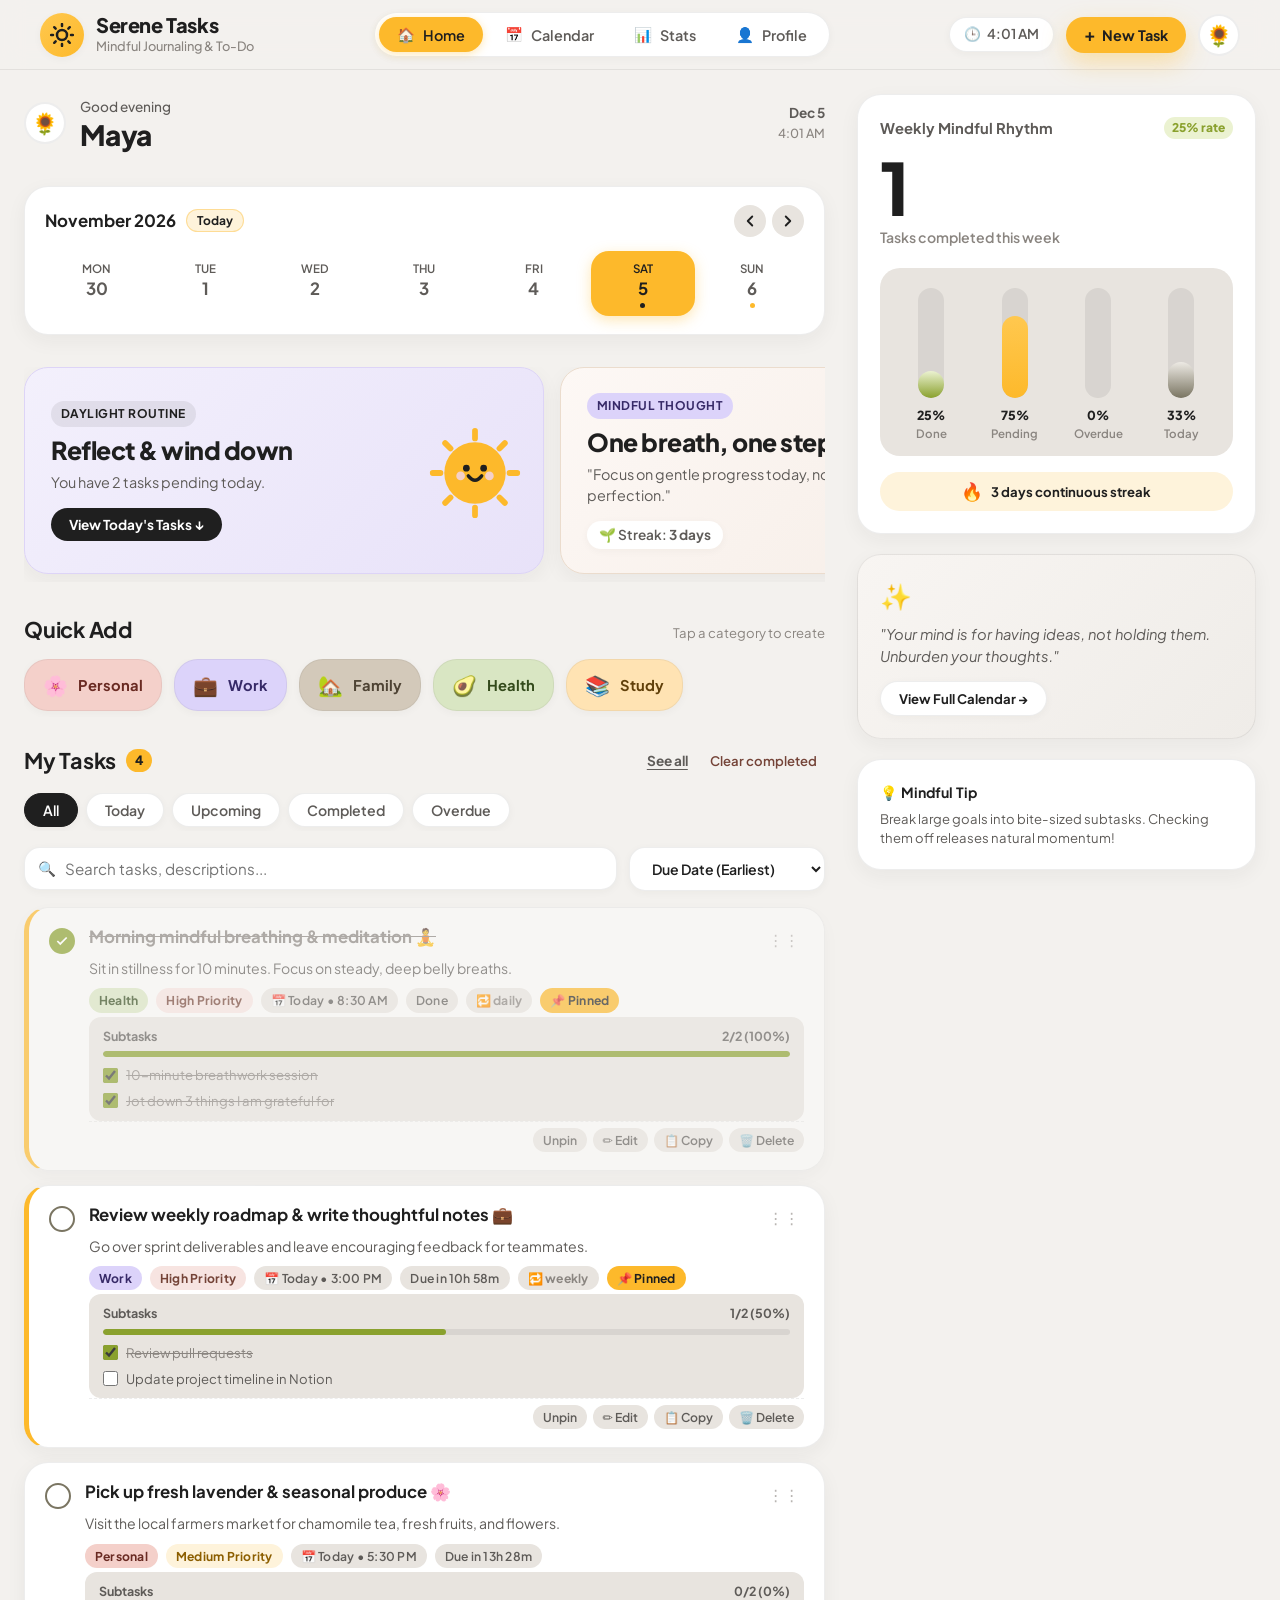
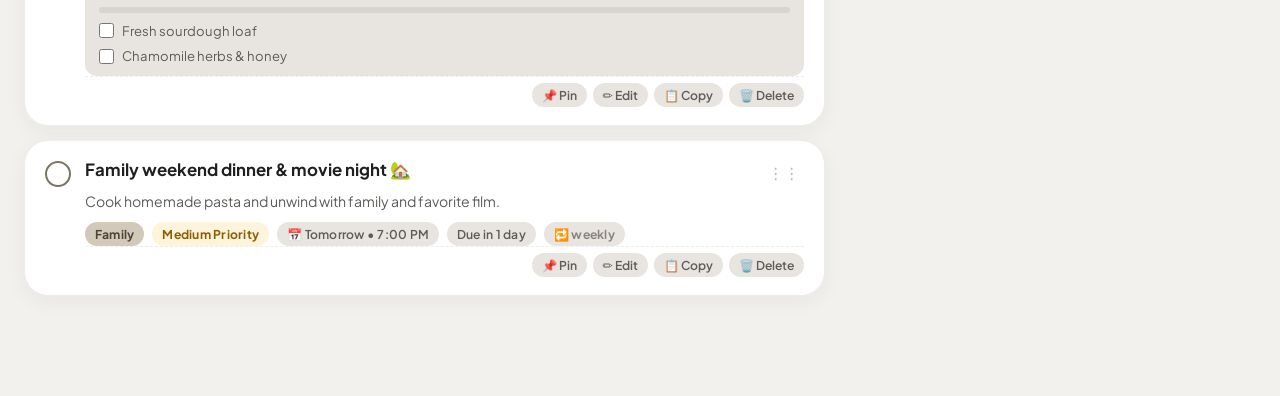
<file: serene_tasks.html>
<!DOCTYPE html>
<html lang="en" data-theme="light">
<head>
  <meta charset="UTF-8" />
  <meta name="viewport" content="width=device-width, initial-scale=1.0, viewport-fit=cover" />
  <meta name="description" content="A warm, calming, rounded To-Do List web application inspired by modern journaling apps." />
  <meta name="theme-color" content="#E0DBD9" />
  <title>Serene Tasks — Mindful Journal &amp; To-Do</title>
  
  <!-- Google Fonts: Plus Jakarta Sans -->
  <link rel="preconnect" href="https://fonts.googleapis.com" />
  <link rel="preconnect" href="https://fonts.gstatic.com" crossorigin />
  <link href="https://fonts.googleapis.com/css2?family=Plus+Jakarta+Sans:wght@400;500;600;700;800&display=swap" rel="stylesheet" />
  
  <!-- Main Stylesheet -->
  <link rel="stylesheet" href="style.css" />
</head>
<body>
  <!-- App Shell -->
  <div id="app" class="app-wrapper">

    <!-- Top Navigation Bar (Desktop & Tablet) -->
    <header class="app-topbar" role="banner">
      <div class="topbar-inner">
        <!-- Logo & Branding -->
        <div class="brand-group">
          <div class="brand-icon" aria-hidden="true">
            <svg width="24" height="24" viewBox="0 0 24 24" fill="none" stroke="currentColor" stroke-width="2.5" stroke-linecap="round" stroke-linejoin="round">
              <circle cx="12" cy="12" r="5"></circle>
              <line x1="12" y1="1" x2="12" y2="3"></line>
              <line x1="12" y1="21" x2="12" y2="23"></line>
              <line x1="4.22" y1="4.22" x2="5.64" y2="5.64"></line>
              <line x1="18.36" y1="18.36" x2="19.78" y2="19.78"></line>
              <line x1="1" y1="12" x2="3" y2="12"></line>
              <line x1="21" y1="12" x2="23" y2="12"></line>
              <line x1="4.22" y1="19.78" x2="5.64" y2="18.36"></line>
              <line x1="18.36" y1="5.64" x2="19.78" y2="4.22"></line>
            </svg>
          </div>
          <div class="brand-text">
            <h1 class="brand-title">Serene Tasks</h1>
            <p class="brand-subtitle">Mindful Journaling &amp; To-Do</p>
          </div>
        </div>

        <!-- Desktop Navigation Tabs -->
        <nav class="desktop-nav" aria-label="Main Navigation">
          <button class="nav-tab active" data-view="home" aria-selected="true" role="tab">
            <span class="tab-icon">🏠</span>
            <span class="tab-label">Home</span>
          </button>
          <button class="nav-tab" data-view="calendar" aria-selected="false" role="tab">
            <span class="tab-icon">📅</span>
            <span class="tab-label">Calendar</span>
          </button>
          <button class="nav-tab" data-view="stats" aria-selected="false" role="tab">
            <span class="tab-icon">📊</span>
            <span class="tab-label">Stats</span>
          </button>
          <button class="nav-tab" data-view="profile" aria-selected="false" role="tab">
            <span class="tab-icon">👤</span>
            <span class="tab-label">Profile</span>
          </button>
        </nav>

        <!-- Right Side: Clock & Profile Trigger -->
        <div class="topbar-actions">
          <div class="live-clock-pill" id="live-clock-pill" title="Current Local Time">
            <span class="clock-icon" aria-hidden="true">🕒</span>
            <span id="live-clock-text">--:--</span>
          </div>
          <button class="btn-primary-add" id="desktop-add-btn" aria-label="Create New Task">
            <span class="plus-icon" aria-hidden="true">+</span>
            <span class="btn-text">New Task</span>
          </button>
          <button class="user-avatar-btn" id="topbar-avatar-btn" aria-label="Open User Profile" title="Open Profile">
            <span class="avatar-emoji" id="topbar-avatar-emoji">🌻</span>
          </button>
        </div>
      </div>
    </header>

    <!-- Overdue Alert Banner -->
    <div id="overdue-banner" class="overdue-banner hidden" role="alert">
      <div class="banner-content">
        <span class="banner-icon" aria-hidden="true">⚠️</span>
        <span id="overdue-banner-text">You have 0 overdue tasks.</span>
      </div>
      <div class="banner-actions">
        <button id="banner-review-btn" class="banner-btn">Review Now</button>
        <button id="banner-dismiss-btn" class="banner-close" aria-label="Dismiss banner">&times;</button>
      </div>
    </div>

    <!-- MAIN APP CONTENT AREA -->
    <main class="app-main" id="app-main" role="main">

      <!-- ================= 1. HOME VIEW ================= -->
      <section id="view-home" class="view-panel active" aria-label="Home Dashboard">
        <!-- Desktop Two-Panel Layout Container -->
        <div class="home-layout">
          
          <!-- LEFT / PRIMARY COLUMN: Tasks, Week Strip, Quick Add -->
          <div class="home-main-col">
            
            <!-- Mobile Header with Greeting & Live Clock -->
            <div class="mobile-greeting-bar">
              <div class="user-meta">
                <button class="user-avatar-btn" id="mobile-avatar-btn" aria-label="Edit Profile">
                  <span class="avatar-emoji" id="mobile-avatar-emoji">🌻</span>
                </button>
                <div class="greeting-texts">
                  <span class="salutation-text" id="time-salutation">Good morning</span>
                  <h2 class="user-name-title" id="greeting-username">Friend</h2>
                </div>
              </div>
              <div class="mobile-date-badge">
                <span id="mobile-date-text">Oct 27</span>
                <span class="mobile-time-text" id="mobile-time-text">07:15 PM</span>
              </div>
            </div>

            <!-- Week Strip: Current Week Mon-Sun -->
            <section class="week-strip-card" aria-label="Week Calendar Navigation">
              <div class="week-strip-header">
                <div class="week-strip-title-group">
                  <h3 class="week-title" id="week-strip-label">October 2026</h3>
                  <button class="btn-text-small" id="btn-jump-today">Today</button>
                </div>
                <div class="week-strip-controls">
                  <button class="icon-btn-circle" id="btn-prev-week" aria-label="Previous Week" title="Previous Week">
                    <svg width="18" height="18" viewBox="0 0 24 24" fill="none" stroke="currentColor" stroke-width="2.5" stroke-linecap="round" stroke-linejoin="round"><polyline points="15 18 9 12 15 6"></polyline></svg>
                  </button>
                  <button class="icon-btn-circle" id="btn-next-week" aria-label="Next Week" title="Next Week">
                    <svg width="18" height="18" viewBox="0 0 24 24" fill="none" stroke="currentColor" stroke-width="2.5" stroke-linecap="round" stroke-linejoin="round"><polyline points="9 18 15 12 9 6"></polyline></svg>
                  </button>
                </div>
              </div>

              <div class="week-days-row" id="week-days-container" role="tablist" aria-label="Week Days">
                <!-- Populated dynamically via JS -->
              </div>
            </section>

            <!-- Hero Cards Carousel: Morning / Afternoon / Evening & Mindful Quote -->
            <section class="hero-carousel-section" aria-label="Daily Overview Carousel">
              <div class="hero-carousel-track" id="hero-carousel-track">
                <!-- Card 1: Time of Day Hero -->
                <article class="hero-card hero-dynamic" id="hero-dynamic-card">
                  <div class="hero-body">
                    <span class="hero-badge" id="hero-time-badge">Daylight Routine</span>
                    <h3 class="hero-heading" id="hero-heading">Let's start your day</h3>
                    <p class="hero-subtext" id="hero-subtext">You have 3 tasks pending today.</p>
                    <div class="hero-cta-row">
                      <button class="hero-btn-pill" id="hero-view-tasks-btn">View Today's Tasks &darr;</button>
                    </div>
                  </div>
                  <div class="hero-visual" id="hero-illustration" aria-hidden="true">
                    <!-- Dynamic Smiling Sun / Afternoon / Night Illustration -->
                    <div class="smiling-sun">
                      <svg width="96" height="96" viewBox="0 0 100 100" fill="none">
                        <circle cx="50" cy="50" r="32" fill="#FDB92B" />
                        <!-- Rays -->
                        <path d="M50 6v8M50 86v8M6 50h8M86 50h8M18.9 18.9l5.6 5.6M75.5 75.5l5.6 5.6M18.9 81.1l5.6-5.6M75.5 24.5l5.6-5.6" stroke="#FDB92B" stroke-width="6" stroke-linecap="round" />
                        <!-- Happy Eyes -->
                        <circle cx="41" cy="45" r="3.5" fill="#1F1F1F" />
                        <circle cx="59" cy="45" r="3.5" fill="#1F1F1F" />
                        <!-- Rosy Cheeks -->
                        <circle cx="35" cy="53" r="4.5" fill="#F4D0CA" />
                        <circle cx="65" cy="53" r="4.5" fill="#F4D0CA" />
                        <!-- Gentle Smile -->
                        <path d="M43 53 Q50 62 57 53" stroke="#1F1F1F" stroke-width="3.5" stroke-linecap="round" fill="none" />
                      </svg>
                    </div>
                  </div>
                </article>

                <!-- Card 2: Mindful Journaling & Streak Card -->
                <article class="hero-card hero-mindful">
                  <div class="hero-body">
                    <span class="hero-badge badge-lavender">Mindful Thought</span>
                    <h3 class="hero-heading">One breath, one step.</h3>
                    <p class="hero-subtext">"Focus on gentle progress today, not exhausting perfection."</p>
                    <div class="hero-meta-pill">
                      <span>🌱 Streak: <strong id="hero-streak-count">1 day</strong></span>
                    </div>
                  </div>
                  <div class="hero-visual" aria-hidden="true">
                    <div class="zen-illustration">🌿</div>
                  </div>
                </article>
              </div>
            </section>

            <!-- Quick Add Categories Section -->
            <section class="quick-add-section" aria-label="Quick Add by Category">
              <div class="section-header-row">
                <h3 class="section-title">Quick Add</h3>
                <span class="section-hint">Tap a category to create</span>
              </div>
              <div class="quick-categories-scroller">
                <button class="quick-category-card cat-personal" data-category="Personal">
                  <span class="cat-icon">🌸</span>
                  <span class="cat-name">Personal</span>
                </button>
                <button class="quick-category-card cat-work" data-category="Work">
                  <span class="cat-icon">💼</span>
                  <span class="cat-name">Work</span>
                </button>
                <button class="quick-category-card cat-family" data-category="Family">
                  <span class="cat-icon">🏡</span>
                  <span class="cat-name">Family</span>
                </button>
                <button class="quick-category-card cat-health" data-category="Health">
                  <span class="cat-icon">🥑</span>
                  <span class="cat-name">Health</span>
                </button>
                <button class="quick-category-card cat-study" data-category="Study">
                  <span class="cat-icon">📚</span>
                  <span class="cat-name">Study</span>
                </button>
              </div>
            </section>

            <!-- My Tasks Section -->
            <section class="my-tasks-section" id="my-tasks-container" aria-label="My Tasks List">
              <div class="tasks-section-header">
                <div class="title-with-count">
                  <h3 class="section-title">My Tasks</h3>
                  <span class="task-count-pill" id="total-visible-count">0</span>
                </div>
                <div class="header-right-actions">
                  <button class="btn-text-link" id="btn-see-all">See all</button>
                  <button class="btn-text-danger" id="btn-clear-completed" title="Clear all completed tasks">Clear completed</button>
                </div>
              </div>

              <!-- Filter Chips Bar -->
              <div class="filter-chips-scroller" role="tablist" aria-label="Task Status Filters">
                <button class="filter-chip active" data-filter="all" role="tab" aria-selected="true">All</button>
                <button class="filter-chip" data-filter="today" role="tab" aria-selected="false">Today</button>
                <button class="filter-chip" data-filter="upcoming" role="tab" aria-selected="false">Upcoming</button>
                <button class="filter-chip" data-filter="completed" role="tab" aria-selected="false">Completed</button>
                <button class="filter-chip" data-filter="overdue" role="tab" aria-selected="false">Overdue</button>
              </div>

              <!-- Search and Sort Toolbar -->
              <div class="tasks-toolbar">
                <div class="search-input-wrapper">
                  <span class="search-icon" aria-hidden="true">🔍</span>
                  <input type="search" id="task-search-input" placeholder="Search tasks, descriptions..." aria-label="Search tasks" />
                  <button id="search-clear-btn" class="search-clear-btn hidden" aria-label="Clear search">&times;</button>
                </div>

                <div class="sort-wrapper">
                  <label for="task-sort-select" class="sr-only">Sort Tasks By</label>
                  <select id="task-sort-select" class="sort-select" aria-label="Sort tasks">
                    <option value="date-asc">Due Date (Earliest)</option>
                    <option value="date-desc">Due Date (Latest)</option>
                    <option value="priority-desc">Priority (High to Low)</option>
                    <option value="category">Category</option>
                    <option value="created-desc">Recently Added</option>
                  </select>
                </div>
              </div>

              <!-- Task List Container -->
              <div class="task-list-wrapper">
                <ul class="task-list" id="task-list" aria-live="polite">
                  <!-- Rendered dynamically by script.js -->
                </ul>

                <!-- Empty State -->
                <div class="empty-state-card hidden" id="empty-state">
                  <div class="empty-icon-art">🕊️</div>
                  <h4 class="empty-title">All clear and peaceful!</h4>
                  <p class="empty-message">No tasks found for this view. Relax or tap + to add a mindful to-do.</p>
                  <button class="btn-primary-pill" id="empty-add-btn">+ Add a Task</button>
                </div>
              </div>

            </section>

          </div>

          <!-- RIGHT / DESKTOP COMPANION SIDEBAR: Stats Overview & Quick Motivation -->
          <aside class="home-companion-col" aria-label="Stats &amp; Daily Inspiration">
            <div class="companion-sticky-inner">

              <!-- Mini Stats Card -->
              <div class="companion-card stats-overview-card">
                <div class="card-head">
                  <h4 class="card-label">Weekly Mindful Rhythm</h4>
                  <span class="stat-badge" id="companion-completion-rate">0% done</span>
                </div>
                
                <div class="big-stat-wrap">
                  <div class="big-stat-number" id="companion-completed-count">0</div>
                  <p class="big-stat-caption">Tasks completed this week</p>
                </div>

                <!-- Vertical Pill Bars (Emotions / Harmony style) -->
                <div class="harmony-bars-container" aria-label="Weekly breakdown">
                  <div class="harmony-bar-col">
                    <div class="pill-bar-track">
                      <div class="pill-bar-fill fill-success" id="bar-fill-completed" style="height: 0%;"></div>
                    </div>
                    <span class="bar-value" id="bar-val-completed">0%</span>
                    <span class="bar-name">Done</span>
                  </div>

                  <div class="harmony-bar-col">
                    <div class="pill-bar-track">
                      <div class="pill-bar-fill fill-primary" id="bar-fill-pending" style="height: 0%;"></div>
                    </div>
                    <span class="bar-value" id="bar-val-pending">0%</span>
                    <span class="bar-name">Pending</span>
                  </div>

                  <div class="harmony-bar-col">
                    <div class="pill-bar-track">
                      <div class="pill-bar-fill fill-danger" id="bar-fill-overdue" style="height: 0%;"></div>
                    </div>
                    <span class="bar-value" id="bar-val-overdue">0%</span>
                    <span class="bar-name">Overdue</span>
                  </div>

                  <div class="harmony-bar-col">
                    <div class="pill-bar-track">
                      <div class="pill-bar-fill fill-neutral" id="bar-fill-today" style="height: 0%;"></div>
                    </div>
                    <span class="bar-value" id="bar-val-today">0%</span>
                    <span class="bar-name">Today</span>
                  </div>
                </div>

                <div class="companion-card-footer">
                  <div class="streak-pill">
                    <span class="fire-icon">🔥</span>
                    <span id="companion-streak-text">0 days continuous streak</span>
                  </div>
                </div>
              </div>

              <!-- Journal Inspiration & Calendar Shortcut Card -->
              <div class="companion-card journal-quote-card">
                <div class="quote-icon">✨</div>
                <blockquote class="journal-quote-text" id="companion-quote">
                  "Small daily disciplines repeated consistently lead to great achievements."
                </blockquote>
                <div class="companion-action-row">
                  <button class="btn-secondary-pill" id="companion-goto-calendar">View Full Calendar &rarr;</button>
                </div>
              </div>

              <!-- Quick Productivity Tip -->
              <div class="companion-card tip-card">
                <h5 class="tip-card-title">💡 Mindful Tip</h5>
                <p class="tip-card-text">
                  Break large goals into bite-sized subtasks. Checking them off releases natural momentum!
                </p>
              </div>

            </div>
          </aside>

        </div>
      </section>

      <!-- ================= 2. CALENDAR VIEW ================= -->
      <section id="view-calendar" class="view-panel" aria-label="Monthly Calendar View">
        <div class="view-container">
          
          <div class="calendar-view-card">
            <!-- Calendar Navigation Header -->
            <div class="calendar-header-bar">
              <div class="month-title-wrap">
                <h2 class="view-heading" id="cal-month-year-title">October 2026</h2>
                <button class="btn-text-small" id="cal-btn-today">Today</button>
              </div>
              <div class="cal-nav-btns">
                <button class="icon-btn-circle" id="cal-prev-month-btn" aria-label="Previous Month">
                  <svg width="20" height="20" viewBox="0 0 24 24" fill="none" stroke="currentColor" stroke-width="2.5"><polyline points="15 18 9 12 15 6"></polyline></svg>
                </button>
                <button class="icon-btn-circle" id="cal-next-month-btn" aria-label="Next Month">
                  <svg width="20" height="20" viewBox="0 0 24 24" fill="none" stroke="currentColor" stroke-width="2.5"><polyline points="9 18 15 12 9 6"></polyline></svg>
                </button>
              </div>
            </div>

            <!-- Weekday Headers (Sun to Sat) -->
            <div class="cal-weekdays-grid" aria-hidden="true">
              <span>Sun</span><span>Mon</span><span>Tue</span><span>Wed</span><span>Thu</span><span>Fri</span><span>Sat</span>
            </div>

            <!-- Month Days Grid -->
            <div class="cal-days-grid" id="cal-days-grid">
              <!-- Rendered via script.js -->
            </div>
          </div>

          <!-- Tasks on Selected Calendar Date -->
          <div class="calendar-selected-day-section">
            <div class="selected-day-header">
              <h3 class="section-title" id="cal-selected-day-title">Tasks for Today</h3>
              <button class="btn-primary-pill-small" id="cal-add-for-date-btn">+ Add for This Day</button>
            </div>
            
            <ul class="task-list" id="cal-selected-task-list">
              <!-- Dynamic list of tasks for selected calendar date -->
            </ul>
            
            <div class="empty-state-card hidden" id="cal-empty-state">
              <div class="empty-icon-art">🍃</div>
              <h4 class="empty-title">Peaceful day!</h4>
              <p class="empty-message">No tasks scheduled for this day yet.</p>
            </div>
          </div>

        </div>
      </section>

      <!-- ================= 3. STATS VIEW ================= -->
      <section id="view-stats" class="view-panel" aria-label="Statistics and Insights">
        <div class="view-container">
          
          <div class="stats-screen-header">
            <h2 class="view-heading">Your Mindful Insights</h2>
            <p class="view-subheading">Track your progress, build daily streaks, and cultivate calm momentum.</p>
          </div>

          <!-- Big Number Hero Card -->
          <div class="stats-hero-card">
            <div class="stats-hero-content">
              <span class="stats-hero-label">Total Completed Tasks</span>
              <div class="stats-huge-number" id="stats-total-completed">0</div>
              <p class="stats-hero-quote" id="stats-motivation-quote">
                "Every completed task is a gentle victory for your mind."
              </p>
            </div>
            <div class="stats-hero-sparkle" aria-hidden="true">✨</div>
          </div>

          <!-- Grid of Key Metrics Cards -->
          <div class="stats-metrics-grid">
            
            <div class="metric-card">
              <div class="metric-icon-wrap bg-soft-yellow">🔥</div>
              <div class="metric-info">
                <span class="metric-number" id="stats-streak-val">0</span>
                <span class="metric-label">Day Streak</span>
              </div>
            </div>

            <div class="metric-card">
              <div class="metric-icon-wrap bg-soft-green">🎯</div>
              <div class="metric-info">
                <span class="metric-number" id="stats-completion-rate">0%</span>
                <span class="metric-label">Completion Rate</span>
              </div>
            </div>

            <div class="metric-card">
              <div class="metric-icon-wrap bg-soft-lavender">⏳</div>
              <div class="metric-info">
                <span class="metric-number" id="stats-pending-val">0</span>
                <span class="metric-label">Pending Tasks</span>
              </div>
            </div>

            <div class="metric-card">
              <div class="metric-icon-wrap bg-soft-pink">⚠️</div>
              <div class="metric-info">
                <span class="metric-number" id="stats-overdue-val">0</span>
                <span class="metric-label">Overdue Tasks</span>
              </div>
            </div>

          </div>

          <!-- Main Pill Bars Breakdown Card -->
          <div class="stats-card harmony-large-card">
            <h3 class="section-title">Task Distribution &amp; Harmony</h3>
            <p class="stats-card-hint">Visualizing your life balance across task statuses</p>
            
            <div class="harmony-bars-container large" aria-label="Task Distribution">
              <div class="harmony-bar-col">
                <div class="pill-bar-track">
                  <div class="pill-bar-fill fill-success" id="stats-bar-completed" style="height: 0%;"></div>
                </div>
                <span class="bar-value" id="stats-bar-val-completed">0%</span>
                <span class="bar-name">Completed</span>
              </div>

              <div class="harmony-bar-col">
                <div class="pill-bar-track">
                  <div class="pill-bar-fill fill-primary" id="stats-bar-pending" style="height: 0%;"></div>
                </div>
                <span class="bar-value" id="stats-bar-val-pending">0%</span>
                <span class="bar-name">Pending</span>
              </div>

              <div class="harmony-bar-col">
                <div class="pill-bar-track">
                  <div class="pill-bar-fill fill-danger" id="stats-bar-overdue" style="height: 0%;"></div>
                </div>
                <span class="bar-value" id="stats-bar-val-overdue">0%</span>
                <span class="bar-name">Overdue</span>
              </div>

              <div class="harmony-bar-col">
                <div class="pill-bar-track">
                  <div class="pill-bar-fill fill-neutral" id="stats-bar-today" style="height: 0%;"></div>
                </div>
                <span class="bar-value" id="stats-bar-val-today">0%</span>
                <span class="bar-name">Today's Goal</span>
              </div>
            </div>
          </div>

          <!-- Weekly Completion Bar Chart -->
          <div class="stats-card">
            <h3 class="section-title">7-Day Completion Activity</h3>
            <p class="stats-card-hint">Tasks completed each day over the past 7 days</p>
            
            <div class="weekly-barchart-container" id="weekly-barchart">
              <!-- Rendered via JS -->
            </div>
          </div>

          <!-- Bottom Action -->
          <div class="stats-bottom-action">
            <button class="btn-primary-big-pill" id="stats-create-task-btn">
              <span>+ Create a New Task</span>
            </button>
          </div>

        </div>
      </section>

      <!-- ================= 4. PROFILE & SETTINGS VIEW ================= -->
      <section id="view-profile" class="view-panel" aria-label="Profile and Settings">
        <div class="view-container profile-container">
          
          <div class="profile-header-card">
            <div class="profile-avatar-large" id="profile-avatar-display">
              <span id="profile-big-avatar-emoji">🌻</span>
            </div>
            <div class="profile-details">
              <h2 class="profile-display-name" id="profile-display-name">Friend</h2>
              <p class="profile-tagline">Mindful Journaling &amp; Daily Organizer</p>
            </div>
          </div>

          <!-- Edit Profile Form Card -->
          <div class="settings-card">
            <h3 class="settings-group-title">User Profile</h3>
            
            <div class="form-group">
              <label for="settings-name-input">Your Display Name</label>
              <input type="text" id="settings-name-input" class="form-input" placeholder="Enter your name" maxlength="30" />
            </div>

            <div class="form-group">
              <label>Select Avatar Emoji</label>
              <div class="avatar-picker-grid" id="avatar-picker-grid">
                <button type="button" class="avatar-option" data-emoji="🌻">🌻</button>
                <button type="button" class="avatar-option" data-emoji="🌿">🌿</button>
                <button type="button" class="avatar-option" data-emoji="🌸">🌸</button>
                <button type="button" class="avatar-option" data-emoji="☕">☕</button>
                <button type="button" class="avatar-option" data-emoji="✨">✨</button>
                <button type="button" class="avatar-option" data-emoji="🐱">🐱</button>
                <button type="button" class="avatar-option" data-emoji="🎨">🎨</button>
                <button type="button" class="avatar-option" data-emoji="🧘">🧘</button>
              </div>
            </div>

            <button type="button" class="btn-primary-pill" id="save-profile-btn">Save Profile</button>
          </div>

          <!-- Preferences & Theme Card -->
          <div class="settings-card">
            <h3 class="settings-group-title">App Preferences</h3>

            <div class="settings-row">
              <div class="settings-info">
                <span class="setting-title">Theme</span>
                <span class="setting-desc">Warm journaling cream or cozy espresso dark mode</span>
              </div>
              <div class="theme-switch-group">
                <button type="button" class="theme-btn active" data-theme-val="light">☀️ Light</button>
                <button type="button" class="theme-btn" data-theme-val="dark">🌙 Dark</button>
              </div>
            </div>

            <div class="settings-row">
              <div class="settings-info">
                <span class="setting-title">Time Format</span>
                <span class="setting-desc">Display clock and due times in 12h or 24h</span>
              </div>
              <div class="toggle-switch-wrap">
                <button type="button" class="time-format-btn active" data-time-format="12h">12h AM/PM</button>
                <button type="button" class="time-format-btn" data-time-format="24h">24h</button>
              </div>
            </div>

            <div class="settings-row">
              <div class="settings-info">
                <span class="setting-title">Chime Sounds</span>
                <span class="setting-desc">Play a calming harmonic bell chime on reminders</span>
              </div>
              <label class="switch-toggle" for="toggle-sound-chime">
                <input type="checkbox" id="toggle-sound-chime" checked />
                <span class="switch-slider"></span>
              </label>
            </div>

            <div class="settings-row">
              <div class="settings-info">
                <span class="setting-title">Browser Notifications</span>
                <span class="setting-desc" id="browser-notif-status">Native system push alerts when reminders trigger</span>
              </div>
              <button type="button" class="btn-secondary-pill" id="btn-request-notification">
                Enable Alerts
              </button>
            </div>

            <div class="settings-row">
              <div class="settings-info">
                <span class="setting-title">Default Reminder Lead</span>
                <span class="setting-desc">Preset reminder time for new tasks</span>
              </div>
              <select id="settings-default-reminder" class="settings-select">
                <option value="none">No reminder</option>
                <option value="at-time">At time of event</option>
                <option value="5m">5 minutes before</option>
                <option value="15m" selected>15 minutes before</option>
                <option value="30m">30 minutes before</option>
                <option value="1h">1 hour before</option>
                <option value="1d">1 day before</option>
              </select>
            </div>

          </div>

          <!-- Data Backup & Reset Card -->
          <div class="settings-card">
            <h3 class="settings-group-title">Data &amp; Storage</h3>
            <p class="settings-card-hint">
              All your tasks are safely preserved in your browser's localStorage. You can backup or restore anytime.
            </p>

            <div class="data-actions-grid">
              <button type="button" class="btn-action-tile" id="btn-export-json">
                <span class="tile-icon">💾</span>
                <span class="tile-title">Export Backup</span>
                <span class="tile-sub">Download JSON file</span>
              </button>

              <label class="btn-action-tile btn-import-label" for="json-file-input">
                <span class="tile-icon">📂</span>
                <span class="tile-title">Import Backup</span>
                <span class="tile-sub">Restore from JSON</span>
                <input type="file" id="json-file-input" accept=".json,application/json" class="sr-only" />
              </label>
            </div>

            <div class="danger-zone-divider"></div>

            <div class="danger-zone-row">
              <div class="danger-text">
                <span class="danger-title">Reset Everything</span>
                <span class="danger-desc">Erase all tasks, habits, and reset to default sample data</span>
              </div>
              <button type="button" class="btn-danger-pill" id="btn-reset-data">Reset All Data</button>
            </div>
          </div>

        </div>
      </section>

    </main>

    <!-- MOBILE BOTTOM NAVIGATION BAR -->
    <nav class="mobile-bottom-nav" aria-label="Mobile Navigation">
      <button class="nav-item active" data-view="home" aria-label="Home">
        <span class="nav-icon" aria-hidden="true">🏠</span>
        <span class="nav-text">Home</span>
      </button>

      <button class="nav-item" data-view="calendar" aria-label="Calendar">
        <span class="nav-icon" aria-hidden="true">📅</span>
        <span class="nav-text">Calendar</span>
      </button>

      <!-- Center Floating Yellow Action Button -->
      <div class="fab-wrapper">
        <button class="fab-circle-btn" id="mobile-fab-btn" aria-label="Add New Task" title="Add New Task">
          <svg width="28" height="28" viewBox="0 0 24 24" fill="none" stroke="currentColor" stroke-width="3" stroke-linecap="round" stroke-linejoin="round">
            <line x1="12" y1="5" x2="12" y2="19"></line>
            <line x1="5" y1="12" x2="19" y2="12"></line>
          </svg>
        </button>
      </div>

      <button class="nav-item" data-view="stats" aria-label="Stats">
        <span class="nav-icon" aria-hidden="true">📊</span>
        <span class="nav-text">Stats</span>
      </button>

      <button class="nav-item" data-view="profile" aria-label="Profile">
        <span class="nav-icon" aria-hidden="true">👤</span>
        <span class="nav-text">Profile</span>
      </button>
    </nav>

  </div>

  <!-- ================= MODALS & OVERLAYS ================= -->

  <!-- 1. ADD / EDIT TASK MODAL (Bottom sheet on mobile, Dialog on desktop) -->
  <div id="task-modal" class="modal-backdrop hidden" role="dialog" aria-modal="true" aria-labelledby="modal-title">
    <div class="modal-window sheet-modal" id="task-modal-window">
      
      <!-- Modal Header -->
      <div class="modal-header">
        <div class="modal-title-group">
          <div class="modal-sheet-pill-handle" aria-hidden="true"></div>
          <h3 class="modal-title" id="modal-title">Add New Task</h3>
        </div>
        <button class="icon-btn-close" id="modal-close-btn" aria-label="Close dialog">&times;</button>
      </div>

      <!-- Task Form -->
      <form id="task-form" class="modal-form" novalidate>
        <input type="hidden" id="task-id-field" value="" />

        <!-- Title Field -->
        <div class="form-group">
          <label for="task-title-input">Task Title <span class="required-star">*</span></label>
          <input 
            type="text" 
            id="task-title-input" 
            class="form-input" 
            placeholder="e.g. Read chapter 4 of mindful book" 
            maxlength="120" 
            required 
            autocomplete="off" 
          />
          <span class="field-error-msg hidden" id="title-error-msg">Please enter a task title.</span>
        </div>

        <!-- Description Field -->
        <div class="form-group">
          <label for="task-desc-input">Description / Notes <span class="optional-hint">(optional)</span></label>
          <textarea 
            id="task-desc-input" 
            class="form-textarea" 
            rows="2" 
            placeholder="Add mindful details, steps, or reflections..."
          ></textarea>
        </div>

        <!-- Category Selector Chips -->
        <div class="form-group">
          <label>Category</label>
          <div class="category-chips-group" id="form-category-chips">
            <button type="button" class="chip-option cat-personal active" data-cat="Personal">🌸 Personal</button>
            <button type="button" class="chip-option cat-work" data-cat="Work">💼 Work</button>
            <button type="button" class="chip-option cat-family" data-cat="Family">🏡 Family</button>
            <button type="button" class="chip-option cat-health" data-cat="Health">🥑 Health</button>
            <button type="button" class="chip-option cat-study" data-cat="Study">📚 Study</button>
          </div>
          <input type="hidden" id="task-category-field" value="Personal" />
        </div>

        <!-- Priority Selector -->
        <div class="form-group">
          <label>Priority</label>
          <div class="priority-pills-group" id="form-priority-pills">
            <button type="button" class="priority-pill-option prio-low" data-priority="Low">Low</button>
            <button type="button" class="priority-pill-option prio-medium active" data-priority="Medium">Medium</button>
            <button type="button" class="priority-pill-option prio-high" data-priority="High">High ⚡</button>
          </div>
          <input type="hidden" id="task-priority-field" value="Medium" />
        </div>

        <!-- Date & Time Row -->
        <div class="form-row-2">
          <div class="form-group">
            <label for="task-due-date">Due Date</label>
            <input type="date" id="task-due-date" class="form-input" />
            <span class="field-error-msg hidden" id="date-warning-msg">Due date is in the past.</span>
          </div>

          <div class="form-group">
            <label for="task-due-time">Due Time</label>
            <input type="time" id="task-due-time" class="form-input" />
          </div>
        </div>

        <!-- Reminder & Repeat Row -->
        <div class="form-row-2">
          <div class="form-group">
            <label for="task-reminder-select">Reminder</label>
            <select id="task-reminder-select" class="form-select">
              <option value="none">No reminder</option>
              <option value="at-time">At time of event</option>
              <option value="5m">5 minutes before</option>
              <option value="15m" selected>15 minutes before</option>
              <option value="30m">30 minutes before</option>
              <option value="1h">1 hour before</option>
              <option value="1d">1 day before</option>
            </select>
          </div>

          <div class="form-group">
            <label for="task-repeat-select">Repeat</label>
            <select id="task-repeat-select" class="form-select">
              <option value="none" selected>Never (None)</option>
              <option value="daily">Daily</option>
              <option value="weekly">Weekly</option>
              <option value="monthly">Monthly</option>
            </select>
          </div>
        </div>

        <!-- Subtasks Checklist Section -->
        <div class="form-group subtasks-form-group">
          <label>Checklist / Subtasks</label>
          <div class="subtask-add-row">
            <input type="text" id="new-subtask-input" class="form-input" placeholder="Add a subtask step..." maxlength="80" />
            <button type="button" class="btn-secondary-pill" id="btn-add-subtask">+ Add</button>
          </div>
          <ul class="modal-subtask-list" id="modal-subtask-list">
            <!-- Dynamically populated checklist items -->
          </ul>
        </div>

        <!-- Form Actions -->
        <div class="modal-action-row">
          <button type="button" class="btn-cancel-pill" id="modal-cancel-btn">Cancel</button>
          <button type="submit" class="btn-primary-pill" id="modal-save-btn">Save Task</button>
        </div>

      </form>
    </div>
  </div>

  <!-- 2. CUSTOM CONFIRMATION DIALOG -->
  <div id="confirm-modal" class="modal-backdrop hidden" role="alertdialog" aria-modal="true" aria-labelledby="confirm-title" aria-describedby="confirm-desc">
    <div class="modal-window confirm-window">
      <div class="confirm-icon-wrap" id="confirm-icon">⚠️</div>
      <h3 class="confirm-title" id="confirm-title">Are you sure?</h3>
      <p class="confirm-desc" id="confirm-desc">This action cannot be undone.</p>
      
      <div class="confirm-actions-row">
        <button type="button" class="btn-cancel-pill" id="confirm-cancel-btn">Cancel</button>
        <button type="button" class="btn-danger-pill" id="confirm-proceed-btn">Delete</button>
      </div>
    </div>
  </div>

  <!-- 3. REMINDER ALERT BANNER / POPUP (with Snooze, Done, Dismiss) -->
  <div id="reminder-alert-modal" class="modal-backdrop hidden" role="alertdialog" aria-modal="true" aria-labelledby="reminder-title">
    <div class="modal-window reminder-window">
      <div class="reminder-header">
        <div class="bell-pulse-icon" aria-hidden="true">🔔</div>
        <div>
          <span class="reminder-badge">Gentle Reminder</span>
          <h3 class="reminder-title" id="reminder-title">Task Due Now</h3>
        </div>
      </div>
      <p class="reminder-task-name" id="reminder-task-title">Drink water &amp; stretch</p>
      <p class="reminder-time-label" id="reminder-time-info">Scheduled for 3:00 PM</p>
      
      <div class="reminder-actions-grid">
        <button type="button" class="btn-reminder-done" id="reminder-btn-done">✓ Mark Done</button>
        <button type="button" class="btn-reminder-snooze" id="reminder-btn-snooze">⏰ Snooze 10m</button>
        <button type="button" class="btn-reminder-dismiss" id="reminder-btn-dismiss">Dismiss</button>
      </div>
    </div>
  </div>

  <!-- 4. TOAST CONTAINER (Top-right desktop, top mobile) -->
  <div id="toast-container" class="toast-container" aria-live="polite" aria-atomic="true">
    <!-- Toasts injected dynamically by script.js -->
  </div>

  <!-- 5. CONFETTI CANVAS (for celebration when daily tasks are all done) -->
  <canvas id="confetti-canvas" class="confetti-canvas" aria-hidden="true"></canvas>

  <!-- Application Script -->
  <script src="script.js"></script>
</body>
</html>
</file>
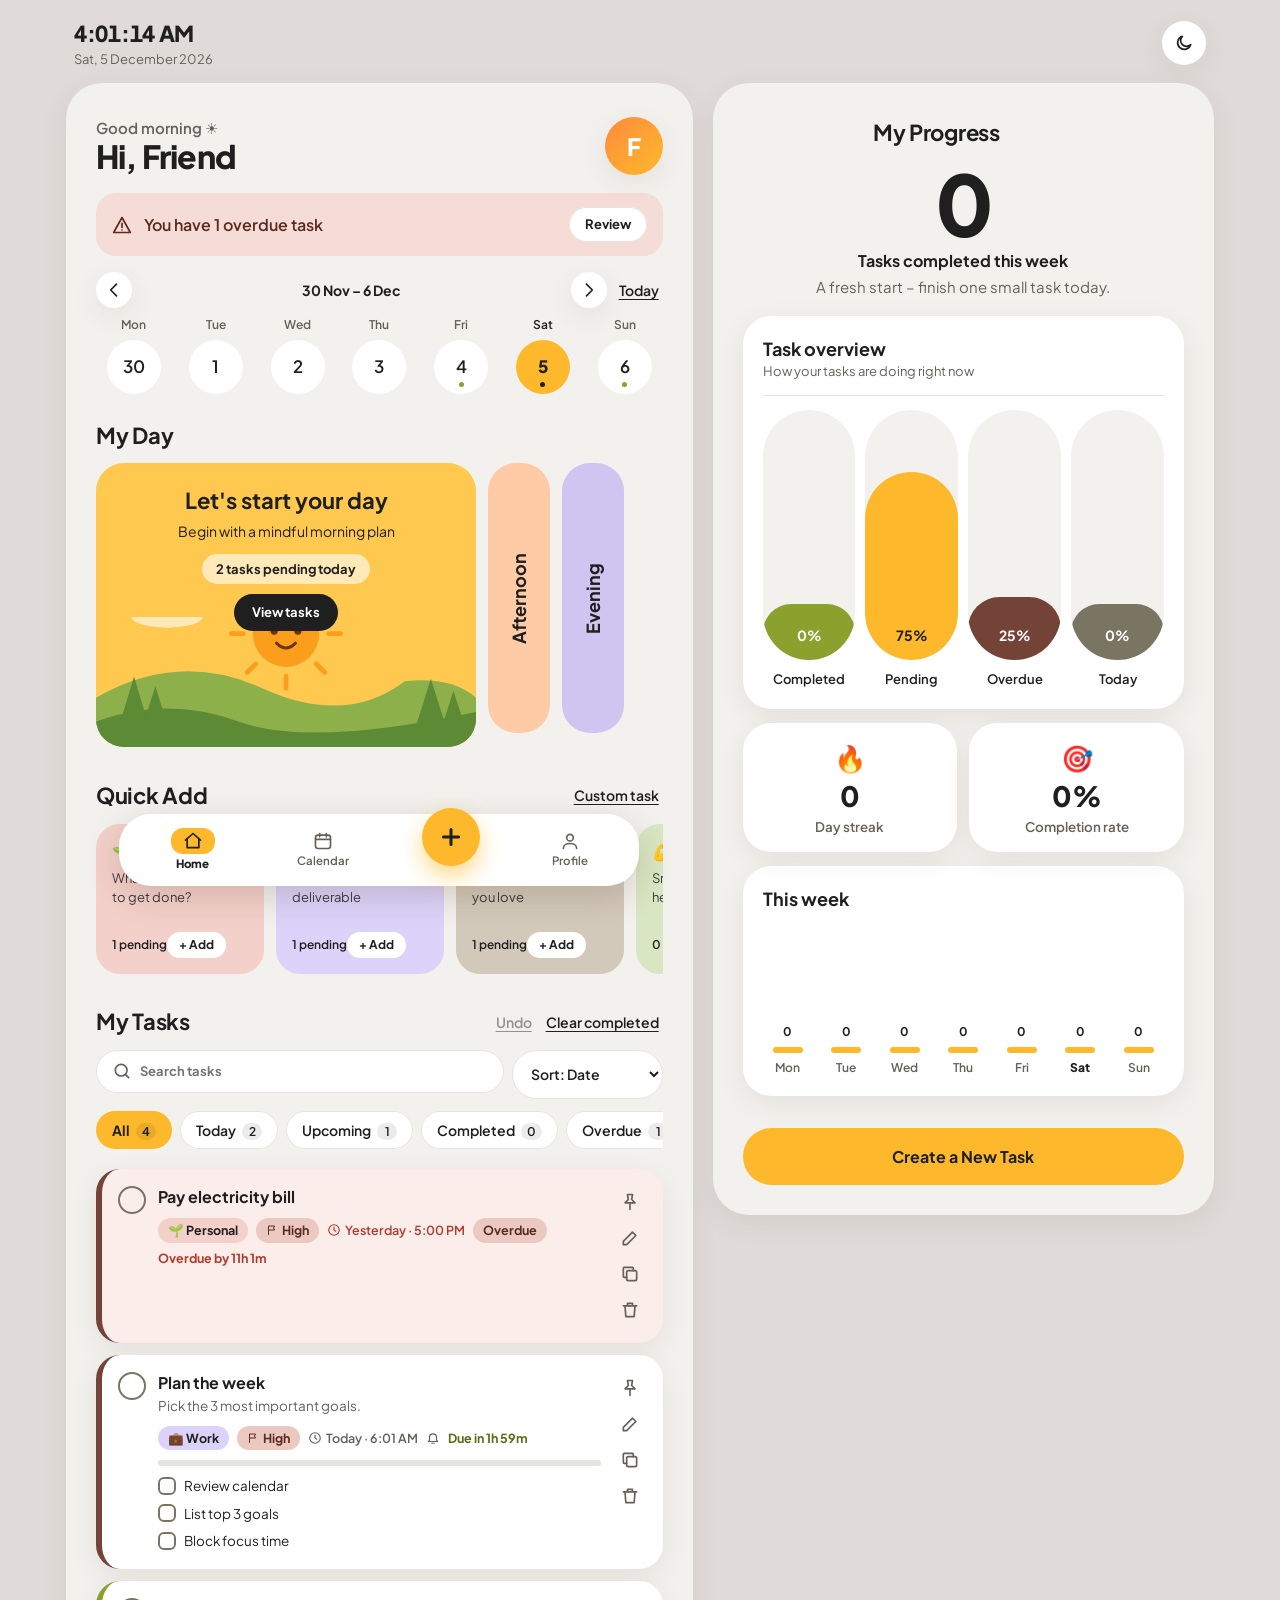
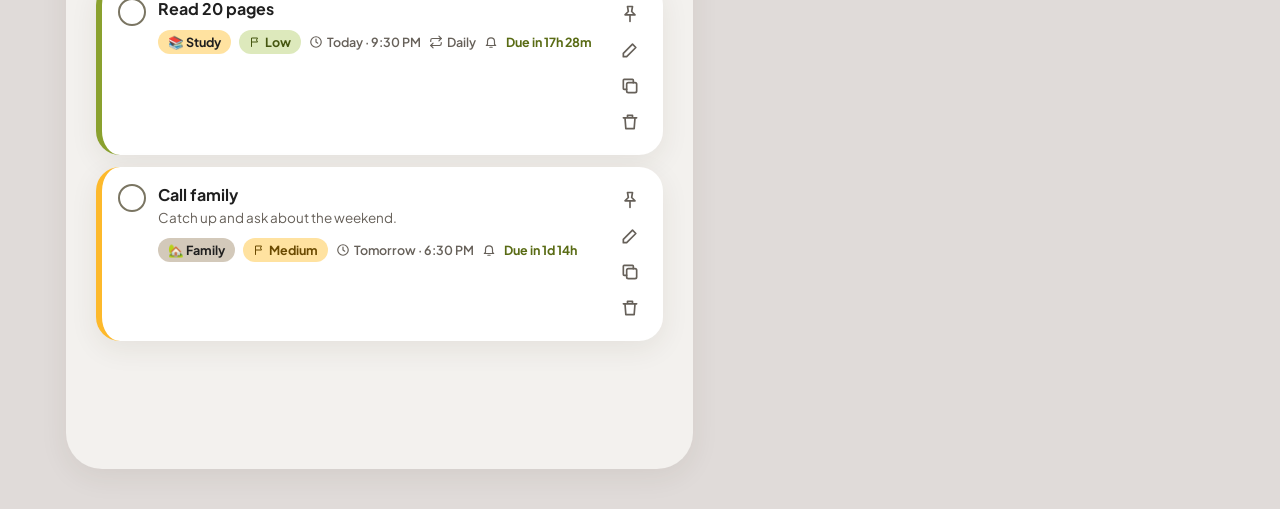
<file: sunny_tasks.html>
<!DOCTYPE html>
<html lang="en" data-theme="light">
<head>
<title>Sunny Tasks</title>
<meta charset="UTF-8">
<meta name="viewport" content="width=device-width, initial-scale=1">
<link href="https://fonts.googleapis.com/css2?family=Plus+Jakarta+Sans:wght@400;500;600;700;800&display=swap" rel="stylesheet">
<style>
/* ============ Design tokens ============ */
:root {
  --page: #E0DBD9;
  --surface: #F3F1EE;
  --card: #FFFFFF;
  --primary: #FDB92B;
  --primary-2: #FFC84F;
  --success: #8AA12E;
  --success-text: #596B14;
  --danger: #744337;
  --danger-bright: #B03A2E;
  --neutral: #7A7562;
  --text: #1F1F1F;
  --muted: #666059;
  --line: #E7E3DE;
  --field: #F7F5F2;
  --shadow: 0 8px 28px rgba(70, 50, 30, .08);
  --cat-Personal: #F4D0CA;
  --cat-Work: #DCD3FA;
  --cat-Family: #D3C9BA;
  --cat-Health: #D9E6C3;
  --cat-Study: #FFE2A0;
  --font: 'Plus Jakarta Sans', system-ui, -apple-system, 'Segoe UI', Roboto, sans-serif;
}
[data-theme="dark"] {
  color-scheme: dark;
  --page: #151210;
  --surface: #1F1B18;
  --card: #2B2623;
  --text: #F5F0EB;
  --muted: #B8B0A8;
  --line: #3B3531;
  --field: #342E2A;
  --shadow: 0 8px 28px rgba(0, 0, 0, .35);
  --cat-Personal: #5C3B37;
  --cat-Work: #463F66;
  --cat-Family: #52493E;
  --cat-Health: #43512B;
  --cat-Study: #66511D;
  --success-text: #B4CC5A;
  --danger: #C98A7B;
}

/* ============ Base ============ */
*, *::before, *::after { box-sizing: border-box; }
[hidden] { display: none !important; }
html { -webkit-text-size-adjust: 100%; }
body {
  margin: 0; font-family: var(--font); color: var(--text); background: var(--page);
  line-height: 1.45; padding-bottom: 110px; transition: background .3s, color .3s;
}
h1, h2, h3, p { margin: 0; }
button, input, select, textarea { font: inherit; color: inherit; }
button { cursor: pointer; border: 0; background: none; padding: 0; }
:focus-visible { outline: 3px solid var(--primary); outline-offset: 2px; border-radius: 12px; }
svg.ic { width: 20px; height: 20px; fill: none; stroke: currentColor; stroke-width: 2; stroke-linecap: round; stroke-linejoin: round; flex: none; }
[data-icon] { display: inline-flex; align-items: center; justify-content: center; }
.only-mobile { display: inline-flex; }
.spacer { width: 44px; }

/* ============ Layout ============ */
.app { max-width: 1180px; margin: 0 auto; padding-block: 14px 0; padding-left: max(16px, env(safe-area-inset-left, 0px)); padding-right: max(16px, env(safe-area-inset-right, 0px)); }
.topbar { display: flex; align-items: center; justify-content: space-between; padding: 4px 8px 14px; }
.clock { font-size: 22px; font-weight: 800; letter-spacing: -.3px; font-variant-numeric: tabular-nums; }
.today-date { font-size: 13px; color: var(--muted); }
.layout { display: grid; grid-template-columns: minmax(0, 1fr); gap: 20px; }
.panel { background: var(--surface); border-radius: 36px; padding: 22px 18px 26px; box-shadow: var(--shadow); }
.view { display: none; }
.view.active { display: block; animation: fadeUp .35s ease; }
@keyframes fadeUp { from { opacity: 0; transform: translateY(8px); } to { opacity: 1; transform: none; } }

@media (min-width: 1000px) {
  body { padding-bottom: 40px; }
  .layout { grid-template-columns: minmax(0, 1.25fr) minmax(0, 1fr); align-items: start; }
  .panel { padding: 28px 30px 30px; }
  .stats-col { display: block !important; position: sticky; top: 16px; }
  .only-mobile { display: none !important; }
}

/* ============ Buttons ============ */
.btn-primary, .btn-soft, .btn-danger, .btn-danger-soft {
  display: inline-flex; align-items: center; justify-content: center; gap: 8px;
  border-radius: 999px; padding: 13px 22px; font-weight: 700; transition: transform .2s, box-shadow .2s, background .2s;
}
.btn-primary { background: var(--primary); color: #1F1F1F; }
.btn-primary:hover { transform: translateY(-2px); box-shadow: 0 8px 18px rgba(253, 185, 43, .45); }
.btn-soft { background: var(--card); color: var(--text); box-shadow: inset 0 0 0 1px var(--line); }
.btn-soft:hover { transform: translateY(-1px); background: var(--field); }
.btn-danger { background: var(--danger-bright); color: #fff; }
.btn-danger:hover { transform: translateY(-2px); box-shadow: 0 8px 18px rgba(176, 58, 46, .35); }
.btn-danger-soft { background: transparent; color: var(--danger-bright); box-shadow: inset 0 0 0 1.5px var(--danger-bright); }
[data-theme="dark"] .btn-danger-soft { color: #F08B7E; box-shadow: inset 0 0 0 1.5px #F08B7E; }
.btn-danger-soft:hover { background: rgba(176, 58, 46, .1); }
.btn-primary.sm, .btn-soft.sm { padding: 8px 16px; font-size: 13px; }
.btn-primary.wide { width: 100%; padding: 17px; font-size: 16px; margin-top: 18px; }
.btn-primary:disabled, .link-btn:disabled { opacity: .45; cursor: not-allowed; transform: none; box-shadow: none; }
.icon-btn {
  width: 44px; height: 44px; border-radius: 50%; background: var(--card); display: inline-flex;
  align-items: center; justify-content: center; box-shadow: var(--shadow); transition: transform .2s;
}
.icon-btn:hover { transform: scale(1.06); }
.icon-btn.sm { width: 36px; height: 36px; }
.link-btn { color: var(--text); font-weight: 600; font-size: 14px; text-decoration: underline; text-underline-offset: 3px; padding: 6px 4px; }
.link-btn:hover { color: var(--danger); }

/* ============ Greeting / avatar ============ */
.greet { display: flex; align-items: center; justify-content: space-between; margin: 6px 0 18px; }
.greet-sub { color: var(--muted); font-size: 15px; font-weight: 600; }
h1 { font-size: 32px; font-weight: 800; letter-spacing: -.8px; line-height: 1.15; }
.avatar {
  width: 58px; height: 58px; border-radius: 50%; overflow: hidden; display: grid; place-items: center;
  background: linear-gradient(135deg, #FF8A3D, #FDB92B); color: #fff; font-weight: 800; font-size: 24px;
  box-shadow: var(--shadow); flex: none;
}
.avatar.big { width: 84px; height: 84px; font-size: 32px; }
.avatar img { width: 100%; height: 100%; object-fit: cover; }

/* ============ Banners ============ */
.notif-card, .banner-overdue {
  display: flex; align-items: center; gap: 12px; flex-wrap: wrap; padding: 14px 16px; border-radius: 20px; margin-bottom: 16px;
}
.notif-card { background: var(--card); box-shadow: var(--shadow); }
.notif-card p { font-size: 13px; color: var(--muted); }
.notif-card > div:nth-child(2) { flex: 1 1 200px; }
.notif-ic { width: 40px; height: 40px; border-radius: 50%; background: var(--primary-2); color: #1F1F1F; }
.notif-actions { display: flex; gap: 8px; }
.banner-overdue { background: #F6DCD6; color: #5B2A21; font-weight: 600; }
.banner-overdue span:nth-child(2) { flex: 1; }
[data-theme="dark"] .banner-overdue { background: #4A2A25; color: #F6C9C1; }

/* ============ Week strip ============ */
.week-head { display: flex; align-items: center; gap: 8px; margin-bottom: 8px; }
.week-head span { flex: 1; text-align: center; font-weight: 700; font-size: 14px; }
.week { display: grid; grid-template-columns: repeat(7, 1fr); gap: 6px; margin-bottom: 8px; }
.day { display: flex; flex-direction: column; align-items: center; gap: 6px; color: var(--muted); font-size: 12px; font-weight: 600; }
.day .num {
  width: 100%; max-width: 54px; aspect-ratio: 1; border-radius: 50%; background: var(--card); color: var(--text);
  display: grid; place-items: center; font-size: 17px; font-weight: 600; position: relative; transition: transform .2s, background .2s;
}
.day:hover .num { transform: translateY(-2px); }
.day.today .num { background: var(--primary); color: #1F1F1F; font-weight: 800; }
.day.today { color: var(--text); }
.day.selected .num { box-shadow: 0 0 0 3px var(--text); }
.day .dot { position: absolute; bottom: 7px; width: 5px; height: 5px; border-radius: 50%; background: var(--success); }
.day.today .dot { background: #1F1F1F; }

/* ============ Sections ============ */
.section-head { display: flex; align-items: center; justify-content: space-between; margin: 26px 0 12px; gap: 10px; }
.section-head h2, .page-head h2 { font-size: 22px; font-weight: 700; letter-spacing: -.3px; }
.head-actions { display: flex; gap: 6px; }
.page-head { display: flex; align-items: center; justify-content: space-between; margin: 6px 0 16px; gap: 10px; }
.stats-head { margin-bottom: 4px; }
.stats-head h2 { flex: 1; text-align: center; }

/* ============ Hero cards ============ */
.hero-row, .quick-row { display: flex; gap: 12px; overflow-x: auto; scroll-snap-type: x mandatory; padding-bottom: 6px; scrollbar-width: none; }
.hero-row::-webkit-scrollbar, .quick-row::-webkit-scrollbar { display: none; }
.hero {
  flex: 0 0 82%; max-width: 380px; min-height: 270px; border-radius: 28px; padding: 22px 20px 0; position: relative; overflow: hidden;
  display: flex; flex-direction: column; text-align: center; scroll-snap-align: start; color: #1F1F1F;
}
.hero h3 { font-size: 22px; font-weight: 700; }
.hero p { font-size: 14px; margin-top: 4px; }
.hero .hero-pill { margin: 12px auto 0; background: rgba(255, 255, 255, .6); border-radius: 999px; padding: 6px 14px; font-size: 13px; font-weight: 700; }
.hero .btn-primary { margin: 10px auto 0; background: #1F1F1F; color: #fff; padding: 9px 18px; font-size: 13px; z-index: 1; }
.hero svg.scene { position: absolute; left: 0; right: 0; bottom: 0; width: 100%; height: 46%; }
.hero.p-morning { background: #FFC84F; }
.hero.p-afternoon { background: #FFB27A; }
.hero.p-evening { background: #B9A9E8; }
.hero.mini {
  flex: 0 0 62px; min-height: 270px; background: #D3C9BA; padding: 0; align-items: center; justify-content: center;
}
.hero.mini.p-morning { background: #FFD98B; }
.hero.mini.p-afternoon { background: #FFCBA6; }
.hero.mini.p-evening { background: #CFC5F0; }
.hero.mini span { writing-mode: vertical-rl; transform: rotate(180deg); font-weight: 700; font-size: 18px; }

/* ============ Quick add ============ */
.quick {
  flex: 0 0 168px; min-height: 150px; border-radius: 24px; padding: 16px; text-align: left; display: flex; flex-direction: column;
  gap: 6px; scroll-snap-align: start; color: #1F1F1F; transition: transform .2s, box-shadow .2s;
}
[data-theme="dark"] .quick { color: #F5F0EB; }
.quick:hover { transform: translateY(-3px); box-shadow: var(--shadow); }
.quick strong { font-size: 16px; }
.quick p { font-size: 13px; opacity: .85; flex: 1; }
.quick .qfoot { display: flex; justify-content: space-between; align-items: center; font-size: 12px; font-weight: 600; }
.quick .qadd { background: var(--card); color: var(--text); border-radius: 999px; padding: 4px 12px; font-weight: 700; }

/* ============ Tools / chips ============ */
.tools { display: flex; gap: 8px; margin-bottom: 12px; }
.search { flex: 1; display: flex; align-items: center; gap: 8px; background: var(--card); border-radius: 999px; padding: 0 16px; box-shadow: inset 0 0 0 1px var(--line); color: var(--muted); }
.search input { border: 0; background: none; outline: none; width: 100%; padding: 12px 0; color: var(--text); }
.search:focus-within { box-shadow: 0 0 0 3px var(--primary); }
select, input[type="text"], input:not([type]), input[type="date"], input[type="time"], textarea {
  width: 100%; background: var(--field); border: 1.5px solid var(--line); border-radius: 16px; padding: 12px 14px; color: var(--text); outline: none; transition: border .2s, box-shadow .2s;
}
.tools select { width: auto; border-radius: 999px; background: var(--card); padding: 12px 14px; font-weight: 600; font-size: 14px; }
select:focus, input:focus, textarea:focus { border-color: var(--primary); box-shadow: 0 0 0 3px rgba(253, 185, 43, .35); }
input[aria-invalid="true"] { border-color: var(--danger-bright); }
textarea { resize: vertical; }
.chips { display: flex; gap: 8px; overflow-x: auto; padding-bottom: 6px; scrollbar-width: none; }
.chips::-webkit-scrollbar { display: none; }
.chip { flex: none; padding: 9px 16px; border-radius: 999px; background: var(--card); font-weight: 600; font-size: 14px; box-shadow: inset 0 0 0 1px var(--line); transition: background .2s, transform .2s; }
.chip:hover { transform: translateY(-1px); }
.chip.active { background: var(--primary); color: #1F1F1F; box-shadow: none; font-weight: 700; }
.chip .count { display: inline-block; min-width: 20px; margin-left: 4px; padding: 0 6px; border-radius: 999px; background: rgba(0, 0, 0, .08); font-size: 12px; }
.date-filter { margin: 10px 0 0; display: flex; align-items: center; gap: 8px; font-size: 14px; font-weight: 600; background: var(--card); padding: 8px 8px 8px 16px; border-radius: 999px; width: fit-content; }

/* ============ Task cards ============ */
.task-list { display: flex; flex-direction: column; gap: 12px; margin-top: 14px; }
.task {
  background: var(--card); border-radius: 24px; padding: 16px; display: grid; grid-template-columns: auto 1fr auto; gap: 12px;
  box-shadow: var(--shadow); border-left: 6px solid transparent; transition: transform .2s, opacity .3s, box-shadow .2s;
}
.task:hover { transform: translateY(-2px); }
.task.prio-High { border-left-color: var(--danger); }
.task.prio-Medium { border-left-color: var(--primary); }
.task.prio-Low { border-left-color: var(--success); }
.task.overdue { background: #FBEDEA; }
[data-theme="dark"] .task.overdue { background: #3B2824; }
.task.done { opacity: .6; }
.task.done h3 { text-decoration: line-through; }
.task.dragging { opacity: .4; }
.task.drag-over { box-shadow: 0 0 0 3px var(--primary); }
.check {
  width: 28px; height: 28px; border-radius: 50%; border: 2.5px solid var(--neutral); display: grid; place-items: center; color: transparent; margin-top: 1px; transition: all .2s;
}
.check svg { width: 16px; height: 16px; stroke-width: 3; }
.check:hover { border-color: var(--primary); }
.task.done .check { background: var(--success); border-color: var(--success); color: #fff; }
.task-body { min-width: 0; }
.task-body h3 { font-size: 16px; font-weight: 700; word-break: break-word; display: flex; align-items: center; gap: 6px; }
.task-body h3 .pin { color: var(--primary); }
.task-desc { color: var(--muted); font-size: 13.5px; margin-top: 2px; word-break: break-word; }
.task-meta { display: flex; flex-wrap: wrap; gap: 6px 8px; margin-top: 10px; align-items: center; font-size: 12.5px; }
.chip-cat, .tag { padding: 3px 10px; border-radius: 999px; font-weight: 700; display: inline-flex; align-items: center; gap: 4px; color: #1F1F1F; }
[data-theme="dark"] .chip-cat { color: #F5F0EB; }
.tag svg.ic { width: 12px; height: 12px; }
.tag.High { background: #EBC9C1; color: #5A2A20; }
.tag.Medium { background: #FFE2A0; color: #6B4A00; }
.tag.Low { background: #DDE9BC; color: #455610; }
.meta-item { display: inline-flex; align-items: center; gap: 4px; color: var(--muted); font-weight: 600; }
.meta-item svg.ic { width: 14px; height: 14px; }
.meta-item.is-overdue, .countdown.is-overdue { color: var(--danger-bright); }
[data-theme="dark"] .meta-item.is-overdue, [data-theme="dark"] .countdown.is-overdue { color: #F08B7E; }
.countdown { font-weight: 700; color: var(--success-text); }
.countdown.soon { color: #A86A00; }
[data-theme="dark"] .countdown.soon { color: #FFC84F; }
.subs { margin-top: 10px; }
.sub-progress { height: 6px; background: var(--line); border-radius: 99px; overflow: hidden; }
.sub-progress div { height: 100%; background: var(--success); border-radius: 99px; transition: width .4s; }
.sub-items { list-style: none; padding: 0; margin: 8px 0 0; display: flex; flex-direction: column; gap: 4px; }
.sub-item { display: flex; align-items: center; gap: 8px; font-size: 13.5px; text-align: left; width: 100%; padding: 2px 0; }
.sub-item .box { width: 18px; height: 18px; border-radius: 6px; border: 2px solid var(--neutral); display: grid; place-items: center; color: transparent; flex: none; }
.sub-item .box svg { width: 12px; height: 12px; stroke-width: 3.5; }
.sub-item.on .box { background: var(--success); border-color: var(--success); color: #fff; }
.sub-item.on span:last-child { text-decoration: line-through; color: var(--muted); }
.task-actions { display: flex; flex-direction: column; gap: 2px; }
.task-actions button { width: 34px; height: 34px; border-radius: 50%; display: grid; place-items: center; color: var(--muted); transition: background .2s, color .2s; }
.task-actions button:hover { background: var(--field); color: var(--text); }
.task-actions button[data-action="delete"]:hover { color: var(--danger-bright); }
.task-actions button.on { color: var(--primary); }
.empty { text-align: center; padding: 34px 16px; color: var(--muted); }
.empty .emoji { font-size: 54px; display: block; margin-bottom: 8px; }
.empty strong { display: block; color: var(--text); font-size: 18px; margin-bottom: 4px; }
.empty .btn-primary { margin-top: 14px; }

/* ============ Calendar ============ */
.cal-nav { display: flex; align-items: center; gap: 8px; }
.cal-nav span { min-width: 130px; text-align: center; font-weight: 700; }
.cal-grid { display: grid; grid-template-columns: repeat(7, 1fr); gap: 6px; }
.cal-dow { text-align: center; font-size: 12px; font-weight: 700; color: var(--muted); padding-bottom: 4px; }
.cal-cell {
  aspect-ratio: 1; background: var(--card); border-radius: 16px; display: flex; flex-direction: column; align-items: center; justify-content: center;
  gap: 4px; font-weight: 600; transition: transform .2s;
}
.cal-cell:hover { transform: translateY(-2px); }
.cal-cell.out { opacity: .35; }
.cal-cell.today { background: var(--primary); color: #1F1F1F; font-weight: 800; }
.cal-cell.selected { box-shadow: 0 0 0 3px var(--text); }
.cal-dots { display: flex; gap: 3px; height: 5px; }
.cal-dots i { width: 5px; height: 5px; border-radius: 50%; background: var(--success); }
.cal-cell.today .cal-dots i { background: #1F1F1F; }

/* ============ Stats ============ */
.big-num { text-align: center; font-size: 84px; font-weight: 800; letter-spacing: -3px; line-height: 1.05; margin-top: 10px; }
.big-caption { text-align: center; font-weight: 700; margin-top: 2px; }
.big-msg { text-align: center; color: var(--muted); margin: 4px 0 18px; font-size: 15px; }
.card { background: var(--card); border-radius: 28px; padding: 20px; box-shadow: var(--shadow); margin-bottom: 14px; }
.card h3 { font-size: 18px; font-weight: 700; }
.hint { font-size: 13px; color: var(--muted); }
.card hr { border: 0; border-top: 1px solid var(--line); margin: 14px 0; }
.bars { display: grid; grid-template-columns: repeat(4, 1fr); gap: 10px; }
.bar-col { display: flex; flex-direction: column; align-items: center; gap: 10px; }
.pill { width: 100%; height: 250px; background: var(--surface); border-radius: 999px; position: relative; overflow: hidden; }
.fill {
  position: absolute; bottom: 0; left: 0; right: 0; height: 0; min-height: 56px; background: var(--c); color: #fff; border-radius: 999px;
  display: flex; align-items: flex-end; justify-content: center; padding-bottom: 14px; font-weight: 700; font-size: 14px; transition: height 1s cubic-bezier(.2, .8, .2, 1);
}
.bar-label { font-size: 13px; font-weight: 600; }
.mini-stats { display: grid; grid-template-columns: 1fr 1fr; gap: 12px; }
.mini { text-align: center; display: flex; flex-direction: column; margin-bottom: 14px; padding: 16px 10px; }
.mini-ic { font-size: 26px; }
.mini strong { font-size: 28px; font-weight: 800; }
.mini small { color: var(--muted); font-weight: 600; }
.week-chart { display: grid; grid-template-columns: repeat(7, 1fr); gap: 8px; align-items: end; height: 150px; margin-top: 14px; }
.wc { display: flex; flex-direction: column; align-items: center; justify-content: flex-end; gap: 6px; height: 100%; font-size: 12px; font-weight: 600; color: var(--muted); }
.wc .b { width: 100%; max-width: 30px; background: var(--primary); border-radius: 10px; min-height: 6px; transition: height .8s; }
.wc.today { color: var(--text); font-weight: 800; }
.wc b { color: var(--text); }

/* ============ Profile / settings ============ */
.profile-top { display: flex; gap: 16px; align-items: center; }
.grow { flex: 1; min-width: 0; }
.label, label { display: block; font-size: 13px; font-weight: 700; margin-bottom: 6px; }
.row-gap { display: flex; gap: 8px; margin-top: 10px; }
.row-gap.wrap { flex-wrap: wrap; }
.settings h3 { margin-bottom: 8px; }
.setting { display: flex; align-items: center; justify-content: space-between; gap: 12px; padding: 12px 0; border-top: 1px solid var(--line); }
.setting:first-of-type { border-top: 0; }
.setting > span, .setting > label:first-child { margin: 0; font-size: 15px; font-weight: 600; }
.setting select { width: auto; max-width: 190px; }
.seg { display: inline-flex; background: var(--field); border-radius: 999px; padding: 4px; gap: 2px; }
.seg button { padding: 8px 16px; border-radius: 999px; font-weight: 700; font-size: 14px; color: var(--muted); transition: background .2s; }
.seg button.active, .seg button[aria-pressed="true"] { background: var(--primary); color: #1F1F1F; }
.switch { position: relative; width: 52px; height: 30px; flex: none; margin: 0 !important; }
.switch input { position: absolute; inset: 0; opacity: 0; width: 100%; height: 100%; margin: 0; cursor: pointer; z-index: 1; }
.switch span { position: absolute; inset: 0; background: var(--line); border-radius: 999px; transition: background .2s; }
.switch span::after { content: ''; position: absolute; width: 24px; height: 24px; border-radius: 50%; background: #fff; top: 3px; left: 3px; transition: transform .2s; box-shadow: 0 1px 4px rgba(0, 0, 0, .25); }
.switch input:checked + span { background: var(--success); }
.switch input:checked + span::after { transform: translateX(22px); }
.switch input:focus-visible + span { outline: 3px solid var(--primary); outline-offset: 2px; }

/* ============ Bottom nav ============ */
.bottom-nav {
  position: fixed; bottom: calc(12px + env(safe-area-inset-bottom, 0px)); left: 12px; right: 12px; max-width: 520px; margin: 0 auto; z-index: 40;
  background: var(--card); border-radius: 32px; padding: 8px 10px; display: flex; align-items: center; justify-content: space-around;
  box-shadow: 0 10px 34px rgba(60, 40, 20, .18);
}
.nav-btn { display: flex; flex-direction: column; align-items: center; gap: 2px; color: var(--muted); padding: 6px 10px; border-radius: 16px; font-weight: 600; transition: color .2s; }
.nav-btn small { font-size: 11.5px; }
.nav-btn.active { color: var(--text); font-weight: 800; }
.nav-btn.active [data-icon] { color: #1F1F1F; background: var(--primary); border-radius: 12px; padding: 3px 12px; }
.fab {
  width: 58px; height: 58px; border-radius: 50%; background: var(--primary); color: #1F1F1F; display: grid; place-items: center; margin-top: -26px;
  box-shadow: 0 10px 22px rgba(253, 185, 43, .55); transition: transform .2s;
}
.fab:hover { transform: scale(1.08) rotate(90deg); }
.fab svg { width: 26px; height: 26px; stroke-width: 2.8; }
@media (min-width: 1000px) {
  .bottom-nav { position: sticky; bottom: 14px; left: auto; right: auto; margin-top: 26px; }
}

/* ============ Modal / dialog ============ */
.overlay { position: fixed; inset: 0; background: rgba(20, 14, 10, .5); display: flex; align-items: flex-end; justify-content: center; z-index: 100; animation: fade .2s; backdrop-filter: blur(2px); }
.overlay.center { align-items: center; padding: 16px; z-index: 120; }
@keyframes fade { from { opacity: 0; } }
.sheet {
  background: var(--surface); width: 100%; max-width: 540px; max-height: 94vh; overflow-y: auto; border-radius: 32px 32px 0 0; padding: 22px 20px 26px;
  animation: slideUp .3s cubic-bezier(.2, .8, .2, 1);
}
@keyframes slideUp { from { transform: translateY(40px); opacity: 0; } }
@media (min-width: 700px) { .overlay { align-items: center; padding: 20px; } .sheet { border-radius: 32px; } }
.sheet-head { display: flex; align-items: center; justify-content: space-between; margin-bottom: 14px; }
.sheet-head h2 { font-size: 24px; font-weight: 800; }
.field { margin-bottom: 14px; }
.grid2 { display: grid; grid-template-columns: 1fr 1fr; gap: 12px; }
.err { color: var(--danger-bright); font-size: 12.5px; font-weight: 600; min-height: 0; margin-top: 4px; }
[data-theme="dark"] .err { color: #F08B7E; }
.err:empty { display: none; }
.pills { display: flex; flex-wrap: wrap; gap: 8px; }
.pill-btn { padding: 8px 14px; border-radius: 999px; font-weight: 700; font-size: 14px; color: #1F1F1F; opacity: .6; transition: all .2s; }
[data-theme="dark"] .pill-btn { color: #F5F0EB; }
.pill-btn[aria-pressed="true"] { opacity: 1; box-shadow: 0 0 0 2.5px var(--text); }
.sub-add { display: flex; gap: 8px; }
.sub-list { list-style: none; padding: 0; margin: 8px 0 0; display: flex; flex-direction: column; gap: 6px; }
.sub-list li { display: flex; align-items: center; justify-content: space-between; background: var(--card); border-radius: 14px; padding: 8px 8px 8px 14px; font-size: 14px; }
.sub-list button { width: 28px; height: 28px; border-radius: 50%; display: grid; place-items: center; color: var(--muted); }
.sub-list button:hover { background: var(--field); color: var(--danger-bright); }
.sheet-actions { display: flex; gap: 10px; justify-content: flex-end; margin-top: 18px; }
.sheet-actions .btn-primary { flex: 1; }
.dialog { background: var(--surface); border-radius: 28px; padding: 26px 22px 22px; max-width: 380px; width: 100%; text-align: center; animation: pop .25s cubic-bezier(.2, .9, .3, 1.3); }
@keyframes pop { from { transform: scale(.9); opacity: 0; } }
.dialog-icon { width: 56px; height: 56px; border-radius: 50%; background: #F6DCD6; color: var(--danger-bright); display: grid; place-items: center; margin: 0 auto 12px; }
.dialog-icon svg { width: 26px; height: 26px; }
.dialog h2 { font-size: 20px; margin-bottom: 6px; }
.dialog p { color: var(--muted); font-size: 14.5px; }
.dialog .sheet-actions { justify-content: center; }
.dialog .sheet-actions button { flex: 1; }

/* ============ Toasts & reminders ============ */
#toasts { position: fixed; top: 14px; right: 14px; z-index: 200; display: flex; flex-direction: column; gap: 10px; width: min(380px, calc(100vw - 28px)); pointer-events: none; }
.toast {
  pointer-events: auto; display: flex; align-items: center; gap: 10px; background: var(--card); border-radius: 20px; padding: 12px 12px 12px 14px;
  box-shadow: 0 10px 30px rgba(0, 0, 0, .18); border-left: 6px solid var(--success); animation: toastIn .35s cubic-bezier(.2, .9, .3, 1.2);
}
.toast.error { border-color: var(--danger-bright); }
.toast.info { border-color: #4A7BD0; }
.toast.warning { border-color: var(--primary); }
.toast.out { animation: toastOut .25s forwards; }
@keyframes toastIn { from { transform: translateX(30px); opacity: 0; } }
@keyframes toastOut { to { transform: translateX(30px); opacity: 0; } }
.toast-ic { color: var(--success); display: grid; }
.toast.error .toast-ic { color: var(--danger-bright); }
.toast.info .toast-ic { color: #4A7BD0; }
.toast.warning .toast-ic { color: #D99200; }
.toast-msg { flex: 1; font-weight: 600; font-size: 14px; }
.toast-act { font-weight: 800; color: var(--text); text-decoration: underline; padding: 4px 6px; }
.toast-x { width: 28px; height: 28px; display: grid; place-items: center; color: var(--muted); border-radius: 50%; }
.toast-x svg { width: 16px; height: 16px; }
#reminders { position: fixed; top: 14px; left: 50%; transform: translateX(-50%); z-index: 210; display: flex; flex-direction: column; gap: 10px; width: min(460px, calc(100vw - 24px)); }
.reminder {
  background: var(--primary); color: #1F1F1F; border-radius: 24px; padding: 16px; box-shadow: 0 14px 40px rgba(0, 0, 0, .3); animation: toastIn .4s cubic-bezier(.2, .9, .3, 1.3);
}
.reminder .r-top { display: flex; gap: 10px; align-items: center; }
.reminder .r-bell { width: 40px; height: 40px; border-radius: 50%; background: rgba(255, 255, 255, .55); display: grid; place-items: center; animation: ring 1.2s ease-in-out infinite; }
@keyframes ring { 0%, 100% { transform: rotate(0); } 15% { transform: rotate(14deg); } 30% { transform: rotate(-12deg); } 45% { transform: rotate(8deg); } 60% { transform: rotate(0); } }
.reminder strong { display: block; font-size: 16px; }
.reminder small { font-weight: 600; opacity: .8; }
.reminder .r-actions { display: flex; gap: 8px; margin-top: 12px; flex-wrap: wrap; }
.reminder .r-actions button { padding: 8px 14px; border-radius: 999px; font-weight: 700; font-size: 13px; background: rgba(255, 255, 255, .6); }
.reminder .r-actions button.main { background: #1F1F1F; color: #fff; }
@media (max-width: 999px) {
  #toasts { right: 50%; transform: translateX(50%); }
  #reminders { top: auto; bottom: 100px; }
}

/* ============ Confetti ============ */
#confetti { position: fixed; inset: 0; pointer-events: none; z-index: 300; overflow: hidden; }
#confetti i { position: absolute; top: -20px; width: 10px; height: 14px; border-radius: 3px; animation: fall linear forwards; }
@keyframes fall { to { transform: translateY(110vh) rotate(720deg); opacity: .9; } }

/* ============ Small screens & motion ============ */
@media (max-width: 420px) {
  h1 { font-size: 28px; }
  .task { grid-template-columns: auto 1fr; }
  .task-actions { grid-column: 1 / -1; flex-direction: row; justify-content: flex-end; border-top: 1px solid var(--line); padding-top: 6px; }
  .big-num { font-size: 72px; }
  .pill { height: 210px; }
  .grid2 { grid-template-columns: 1fr; gap: 0; }
}
@media (prefers-reduced-motion: reduce) {
  *, *::before, *::after { animation-duration: .01ms !important; animation-iteration-count: 1 !important; transition-duration: .01ms !important; scroll-behavior: auto !important; }
}

</style>
</head>
<body>

  <div class="app">
    <!-- Top bar: live clock + theme -->
    <header class="topbar">
      <div>
        <div class="clock" id="clock" aria-label="Current time"></div>
        <div class="today-date" id="today-date"></div>
      </div>
      <button class="icon-btn" id="theme-toggle" aria-label="Toggle light or dark theme"></button>
    </header>

    <main class="layout">
      <!-- LEFT PANEL -->
      <div class="main-col panel">

        <!-- HOME -->
        <section id="view-home" class="view active" aria-label="Home">
          <div class="greet">
            <div>
              <p class="greet-sub" id="greet-sub"></p>
              <h1 id="greet-name"></h1>
            </div>
            <button class="avatar" id="avatar-btn" aria-label="Open profile"></button>
          </div>

          <div class="notif-card" id="notif-card" hidden>
            <span class="notif-ic" data-icon="bell"></span>
            <div>
              <strong>Never miss a reminder</strong>
              <p>Allow browser notifications so we can alert you when a task is due.</p>
            </div>
            <div class="notif-actions">
              <button class="btn-primary sm" id="notif-enable">Enable</button>
              <button class="btn-soft sm" id="notif-later">Not now</button>
            </div>
          </div>

          <div class="banner-overdue" id="overdue-banner" hidden>
            <span data-icon="alert"></span>
            <span id="overdue-text"></span>
            <button class="btn-soft sm" id="overdue-review">Review</button>
          </div>

          <div class="week-head">
            <button class="icon-btn sm" id="week-prev" aria-label="Previous week" data-icon="chevL"></button>
            <span id="week-label"></span>
            <button class="icon-btn sm" id="week-next" aria-label="Next week" data-icon="chevR"></button>
            <button class="link-btn" id="week-today">Today</button>
          </div>
          <div class="week" id="week" role="group" aria-label="Pick a day to filter tasks"></div>

          <div class="section-head"><h2>My Day</h2></div>
          <div class="hero-row" id="hero-row"></div>

          <div class="section-head">
            <h2>Quick Add</h2>
            <button class="link-btn" id="quick-custom">Custom task</button>
          </div>
          <div class="quick-row" id="quick-row"></div>

          <div class="section-head" id="tasks-anchor">
            <h2>My Tasks</h2>
            <div class="head-actions">
              <button class="link-btn" id="undo-btn" disabled>Undo</button>
              <button class="link-btn" id="clear-done">Clear completed</button>
            </div>
          </div>
          <div class="tools">
            <label class="search">
              <span data-icon="search"></span>
              <input type="search" id="search" placeholder="Search tasks" aria-label="Search tasks" autocomplete="off">
            </label>
            <select id="sort" aria-label="Sort tasks">
              <option value="date">Sort: Date</option>
              <option value="priority">Sort: Priority</option>
              <option value="category">Sort: Category</option>
              <option value="manual">Sort: Manual</option>
            </select>
          </div>
          <div class="chips" id="filters">
            <button class="chip active" data-filter="all">All <span class="count"></span></button>
            <button class="chip" data-filter="today">Today <span class="count"></span></button>
            <button class="chip" data-filter="upcoming">Upcoming <span class="count"></span></button>
            <button class="chip" data-filter="completed">Completed <span class="count"></span></button>
            <button class="chip" data-filter="overdue">Overdue <span class="count"></span></button>
          </div>
          <div class="date-filter" id="date-filter" hidden></div>
          <div class="task-list" id="task-list" aria-live="polite"></div>
        </section>

        <!-- CALENDAR -->
        <section id="view-calendar" class="view" aria-label="Calendar">
          <div class="page-head">
            <h1>Calendar</h1>
            <div class="cal-nav">
              <button class="icon-btn sm" id="cal-prev" aria-label="Previous month" data-icon="chevL"></button>
              <span id="cal-label"></span>
              <button class="icon-btn sm" id="cal-next" aria-label="Next month" data-icon="chevR"></button>
            </div>
          </div>
          <div class="cal-grid" id="cal-grid"></div>
          <div class="section-head">
            <h2 id="cal-day-title"></h2>
            <button class="link-btn" id="cal-add">+ Add task</button>
          </div>
          <div class="task-list" id="cal-list"></div>
        </section>

        <!-- PROFILE -->
        <section id="view-profile" class="view" aria-label="Profile and settings">
          <div class="page-head"><h1>Profile</h1></div>

          <div class="card profile-top">
            <button class="avatar big" id="avatar-edit" aria-label="Change profile photo"></button>
            <div class="grow">
              <label for="p-name" class="label">Your name</label>
              <input id="p-name" maxlength="30" autocomplete="off">
              <div class="row-gap">
                <button class="btn-soft sm" id="avatar-pick">Upload photo</button>
                <button class="btn-soft sm" id="avatar-remove">Remove</button>
              </div>
              <input type="file" id="avatar-file" accept="image/*" hidden>
            </div>
          </div>

          <div class="card settings">
            <h3>Preferences</h3>
            <div class="setting">
              <span>Theme</span>
              <div class="seg" data-seg="theme">
                <button type="button" data-val="light">Light</button>
                <button type="button" data-val="dark">Dark</button>
              </div>
            </div>
            <div class="setting">
              <span>Time format</span>
              <div class="seg" data-seg="hour12">
                <button type="button" data-val="true">12h</button>
                <button type="button" data-val="false">24h</button>
              </div>
            </div>
            <div class="setting">
              <label for="p-reminder">Default reminder</label>
              <select id="p-reminder"></select>
            </div>
            <div class="setting">
              <label for="p-notif">Browser notifications</label>
              <label class="switch"><input type="checkbox" id="p-notif"><span></span></label>
            </div>
            <div class="setting">
              <label for="p-sound">Alert sound</label>
              <label class="switch"><input type="checkbox" id="p-sound"><span></span></label>
            </div>
          </div>

          <div class="card settings">
            <h3>Your data</h3>
            <div class="row-gap wrap">
              <button class="btn-soft" id="export-btn"><span data-icon="download"></span> Export JSON</button>
              <button class="btn-soft" id="import-btn"><span data-icon="upload"></span> Import JSON</button>
              <input type="file" id="import-file" accept="application/json,.json" hidden>
            </div>
            <div class="row-gap wrap">
              <button class="btn-danger-soft" id="delete-all-btn">Delete all tasks</button>
              <button class="btn-danger-soft" id="reset-btn">Reset everything</button>
            </div>
            <p class="hint">Everything is stored only in this browser (localStorage).</p>
          </div>
        </section>

        <!-- Bottom navigation -->
        <nav class="bottom-nav" aria-label="Main">
          <button class="nav-btn active" data-view="home" aria-current="page"><span data-icon="home"></span><small>Home</small></button>
          <button class="nav-btn" data-view="calendar"><span data-icon="calendar"></span><small>Calendar</small></button>
          <button class="fab" id="fab" aria-label="Add a new task"><span data-icon="plus"></span></button>
          <button class="nav-btn only-mobile" data-view="stats"><span data-icon="chart"></span><small>Stats</small></button>
          <button class="nav-btn" data-view="profile"><span data-icon="user"></span><small>Profile</small></button>
        </nav>
      </div>

      <!-- RIGHT PANEL: stats -->
      <aside id="view-stats" class="view stats-col panel" aria-label="Progress and stats">
        <div class="page-head stats-head">
          <button class="icon-btn only-mobile" id="stats-back" aria-label="Back to home" data-icon="chevL"></button>
          <h2>My Progress</h2>
          <span class="spacer"></span>
        </div>
        <div class="big-num" id="stat-big">0</div>
        <p class="big-caption">Tasks completed this week</p>
        <p class="big-msg" id="stat-msg"></p>

        <div class="card emotions">
          <h3>Task overview</h3>
          <p class="hint">How your tasks are doing right now</p>
          <hr>
          <div class="bars" id="bars">
            <div class="bar-col"><div class="pill"><div class="fill" style="--c:#8AA12E"><span></span></div></div><span class="bar-label">Completed</span></div>
            <div class="bar-col"><div class="pill"><div class="fill" style="--c:#FDB92B;color:#1F1F1F"><span></span></div></div><span class="bar-label">Pending</span></div>
            <div class="bar-col"><div class="pill"><div class="fill" style="--c:#744337"><span></span></div></div><span class="bar-label">Overdue</span></div>
            <div class="bar-col"><div class="pill"><div class="fill" style="--c:#7A7562"><span></span></div></div><span class="bar-label">Today</span></div>
          </div>
        </div>

        <div class="mini-stats">
          <div class="card mini"><span class="mini-ic">🔥</span><strong id="stat-streak">0</strong><small>Day streak</small></div>
          <div class="card mini"><span class="mini-ic">🎯</span><strong id="stat-rate">0%</strong><small>Completion rate</small></div>
        </div>

        <div class="card">
          <h3>This week</h3>
          <div class="week-chart" id="week-chart"></div>
        </div>

        <button class="btn-primary wide" id="stats-create">Create a New Task</button>
      </aside>
    </main>
  </div>

  <!-- Add / Edit task modal -->
  <div class="overlay" id="task-overlay" hidden>
    <div class="sheet" id="task-sheet" role="dialog" aria-modal="true" aria-labelledby="modal-title">
      <div class="sheet-head">
        <h2 id="modal-title">New Task</h2>
        <button class="icon-btn sm" id="modal-close" aria-label="Close" data-icon="x"></button>
      </div>
      <form id="task-form" novalidate>
        <div class="field">
          <label for="f-title">Title *</label>
          <input id="f-title" maxlength="120" placeholder="What needs to be done?" autocomplete="off">
          <p class="err" id="e-title" role="alert"></p>
        </div>
        <div class="field">
          <label for="f-desc">Notes</label>
          <textarea id="f-desc" rows="2" maxlength="500" placeholder="Optional details"></textarea>
        </div>
        <div class="field">
          <span class="label">Category</span>
          <div class="pills" id="f-cat"></div>
        </div>
        <div class="field">
          <span class="label">Priority</span>
          <div class="seg" id="f-prio"></div>
        </div>
        <div class="grid2">
          <div class="field">
            <label for="f-date">Due date</label>
            <input type="date" id="f-date">
          </div>
          <div class="field">
            <label for="f-time">Due time</label>
            <input type="time" id="f-time">
          </div>
        </div>
        <p class="err" id="e-date" role="alert"></p>
        <div class="grid2">
          <div class="field">
            <label for="f-reminder">Reminder</label>
            <select id="f-reminder"></select>
          </div>
          <div class="field">
            <label for="f-repeat">Repeat</label>
            <select id="f-repeat"></select>
          </div>
        </div>
        <div class="field">
          <span class="label">Subtasks</span>
          <div class="sub-add">
            <input id="f-sub" placeholder="Add a step and press Enter" maxlength="100" autocomplete="off" aria-label="New subtask">
            <button type="button" class="btn-soft" id="f-sub-add">Add</button>
          </div>
          <ul class="sub-list" id="f-sub-list"></ul>
        </div>
        <div class="sheet-actions">
          <button type="button" class="btn-soft" id="modal-cancel">Cancel</button>
          <button type="submit" class="btn-primary" id="modal-save">Save Task</button>
        </div>
      </form>
    </div>
  </div>

  <!-- Confirm dialog -->
  <div class="overlay center" id="confirm-overlay" hidden>
    <div class="dialog" role="alertdialog" aria-modal="true" aria-labelledby="c-title" aria-describedby="c-msg">
      <div class="dialog-icon" id="c-icon"></div>
      <h2 id="c-title"></h2>
      <p id="c-msg"></p>
      <div class="sheet-actions">
        <button class="btn-soft" id="c-cancel">Cancel</button>
        <button class="btn-danger" id="c-ok">Delete</button>
      </div>
    </div>
  </div>

  <div id="reminders" aria-live="assertive"></div>
  <div id="toasts" aria-live="polite"></div>
  <div id="confetti" aria-hidden="true"></div>

<script>
/* ==========================================================
   Sunny Tasks – vanilla JS to-do app
   Sections: constants · utils · storage/state · actions ·
   render · modal · alerts · reminders · views · init
   ========================================================== */
(() => {
  'use strict';

  /* ---------- Constants ---------- */
  const KEY = 'sunnytasks.v1';
  const CATS = ['Personal', 'Work', 'Family', 'Health', 'Study'];
  const CAT_EMOJI = { Personal: '🌱', Work: '💼', Family: '🏡', Health: '💪', Study: '📚' };
  const CAT_PROMPT = {
    Personal: 'What are you grateful to get done?',
    Work: 'Plan your next big deliverable',
    Family: 'Make time for people you love',
    Health: 'Small steps for a healthier you',
    Study: 'Learn something new today'
  };
  const PRIORITIES = ['Low', 'Medium', 'High'];
  const REMINDERS = [['none', 'No reminder'], ['0', 'At due time'], ['5', '5 minutes before'], ['15', '15 minutes before'],
    ['30', '30 minutes before'], ['60', '1 hour before'], ['1440', '1 day before']];
  const REPEATS = [['none', 'Does not repeat'], ['daily', 'Daily'], ['weekly', 'Weekly'], ['monthly', 'Monthly']];
  const DAYS = ['Sun', 'Mon', 'Tue', 'Wed', 'Thu', 'Fri', 'Sat'];
  const MONTHS = ['Jan', 'Feb', 'Mar', 'Apr', 'May', 'Jun', 'Jul', 'Aug', 'Sep', 'Oct', 'Nov', 'Dec'];
  const MONTHS_LONG = ['January', 'February', 'March', 'April', 'May', 'June', 'July', 'August', 'September', 'October', 'November', 'December'];
  const DEFAULT_SETTINGS = { name: 'Friend', avatar: '', theme: 'light', hour12: true, notifications: true, sound: true, defaultReminder: '15', notifDismissed: false };

  const P = d => `<path d="${d}"/>`;
  const ICONS = {
    home: '<path d="M3 11l9-8 9 8"/><path d="M5 10v10h14V10"/>',
    calendar: '<rect x="3" y="5" width="18" height="16" rx="3"/><path d="M8 3v4M16 3v4M3 10h18"/>',
    chart: '<path d="M5 20V11M12 20V4M19 20v-6"/>',
    user: '<circle cx="12" cy="8" r="4"/><path d="M4 21c0-4 4-6 8-6s8 2 8 6"/>',
    plus: P('M12 5v14M5 12h14'),
    search: '<circle cx="11" cy="11" r="7"/><path d="M20 20l-4-4"/>',
    edit: P('M4 20h4L19 9l-4-4L4 16z'),
    trash: P('M4 7h16M9 7V4h6v3M6 7l1 13h10l1-13'),
    copy: '<rect x="8" y="8" width="12" height="12" rx="2"/><path d="M16 8V5a1 1 0 00-1-1H5a1 1 0 00-1 1v10a1 1 0 001 1h3"/>',
    pin: '<path d="M9 3h6l-1 6 4 4H6l4-4z"/><path d="M12 13v8"/>',
    bell: '<path d="M6 16V11a6 6 0 1112 0v5l2 2H4z"/><path d="M10 21h4"/>',
    clock: '<circle cx="12" cy="12" r="9"/><path d="M12 7v5l3 2"/>',
    check: P('M5 12l5 5 9-10'),
    x: P('M6 6l12 12M18 6L6 18'),
    chevL: P('M15 5l-7 7 7 7'),
    chevR: P('M9 5l7 7-7 7'),
    undo: '<path d="M9 14L4 9l5-5"/><path d="M4 9h10a6 6 0 010 12h-3"/>',
    repeat: '<path d="M17 2l4 4-4 4"/><path d="M3 11V9a3 3 0 013-3h15"/><path d="M7 22l-4-4 4-4"/><path d="M21 13v2a3 3 0 01-3 3H3"/>',
    moon: P('M20 14A8 8 0 1110 4a7 7 0 0010 10z'),
    sun: '<circle cx="12" cy="12" r="4"/><path d="M12 2v3M12 19v3M2 12h3M19 12h3M5 5l2 2M17 17l2 2M19 5l-2 2M7 17l-2 2"/>',
    download: P('M12 3v12M7 10l5 5 5-5M4 21h16'),
    upload: P('M12 15V3M7 8l5-5 5 5M4 21h16'),
    flag: P('M5 21V4h12l-2 4 2 4H5'),
    alert: '<path d="M12 3l10 18H2z"/><path d="M12 10v5M12 18h.01"/>',
    info: '<circle cx="12" cy="12" r="9"/><path d="M12 11v5M12 8h.01"/>'
  };
  const icon = n => `<svg class="ic" viewBox="0 0 24 24" aria-hidden="true">${ICONS[n] || ''}</svg>`;

  /* ---------- Tiny helpers ---------- */
  const $ = (s, r = document) => r.querySelector(s);
  const $$ = (s, r = document) => [...r.querySelectorAll(s)];
  const esc = s => String(s ?? '').replace(/[&<>"']/g, c => ({ '&': '&amp;', '<': '&lt;', '>': '&gt;', '"': '&quot;', "'": '&#39;' }[c]));
  const uid = () => Math.random().toString(36).slice(2, 9) + Date.now().toString(36).slice(-4);
  const pad = n => String(n).padStart(2, '0');
  const reduceMotion = () => matchMedia('(prefers-reduced-motion: reduce)').matches;
  const isDesktop = () => matchMedia('(min-width:1000px)').matches;

  /* ---------- Date & time utils (all local time) ---------- */
  const toISO = d => `${d.getFullYear()}-${pad(d.getMonth() + 1)}-${pad(d.getDate())}`;
  const parseISO = s => { const [y, m, d] = s.split('-').map(Number); return new Date(y, m - 1, d); };
  const validISO = s => typeof s === 'string' && /^\d{4}-\d{2}-\d{2}$/.test(s) && !isNaN(parseISO(s));
  const validTime = s => typeof s === 'string' && /^([01]\d|2[0-3]):[0-5]\d$/.test(s);
  const addDays = (d, n) => { const x = new Date(d); x.setDate(x.getDate() + n); return x; };
  const startOfWeek = d => { const x = new Date(d.getFullYear(), d.getMonth(), d.getDate()); x.setDate(x.getDate() - ((x.getDay() + 6) % 7)); return x; };
  const todayISO = () => toISO(new Date());
  const dayDiff = iso => Math.round((parseISO(iso) - parseISO(todayISO())) / 864e5);
  const dueAt = t => (t.date ? new Date(`${t.date}T${t.time || '23:59'}:00`) : null);
  function addMonth(d) {
    const day = d.getDate();
    const x = new Date(d.getFullYear(), d.getMonth() + 1, 1);
    x.setDate(Math.min(day, new Date(x.getFullYear(), x.getMonth() + 1, 0).getDate()));
    return x;
  }
  function fmtTime(str) {
    if (!validTime(str)) return '';
    const [h, m] = str.split(':').map(Number);
    return state.settings.hour12 ? `${h % 12 || 12}:${pad(m)} ${h < 12 ? 'AM' : 'PM'}` : `${pad(h)}:${pad(m)}`;
  }
  function fmtDate(iso) {
    const n = dayDiff(iso);
    if (n === 0) return 'Today';
    if (n === 1) return 'Tomorrow';
    if (n === -1) return 'Yesterday';
    const d = parseISO(iso);
    return `${DAYS[d.getDay()]}, ${d.getDate()} ${MONTHS[d.getMonth()]}`;
  }
  function fmtDur(ms) {
    const m = Math.floor(ms / 60000);
    if (m < 1) return 'less than a minute';
    if (m < 60) return `${m}m`;
    const h = Math.floor(m / 60);
    if (h < 24) return `${h}h ${m % 60}m`;
    const d = Math.floor(h / 24);
    return `${d}d ${h % 24}h`;
  }
  function countdown(t) {
    if (t.completed || !t.date) return null;
    if (!t.time) {
      const n = dayDiff(t.date);
      if (n === 0) return { text: 'Due today', cls: 'soon' };
      return n > 0 ? { text: `Due in ${n}d`, cls: '' } : { text: `Overdue by ${-n}d`, cls: 'is-overdue' };
    }
    const ms = dueAt(t) - Date.now();
    if (ms >= 0) return { text: ms < 60000 ? 'Due now' : `Due in ${fmtDur(ms)}`, cls: ms < 36e5 ? 'soon' : '' };
    return { text: `Overdue by ${fmtDur(-ms)}`, cls: 'is-overdue' };
  }
  const isOverdue = t => !t.completed && !!t.date && dueAt(t) < new Date();
  const reminderMins = t => (t.reminder === 'none' ? null : Number(t.reminder));
  const fireAt = t => (t.date && reminderMins(t) !== null ? dueAt(t).getTime() - reminderMins(t) * 60000 : null);
  const inMinutes = m => { const d = new Date(Date.now() + m * 60000); return { date: toISO(d), time: `${pad(d.getHours())}:${pad(d.getMinutes())}` }; };

  /* ---------- State & storage ---------- */
  let loadWarning = '';
  let storageBroken = false;

  function normalizeTask(r) {
    if (!r || typeof r !== 'object') return null;
    const title = String(r.title || '').trim().slice(0, 120);
    if (!title) return null;
    return {
      id: String(r.id || uid()),
      title,
      description: String(r.description || '').slice(0, 500),
      category: CATS.includes(r.category) ? r.category : 'Personal',
      priority: PRIORITIES.includes(r.priority) ? r.priority : 'Medium',
      date: validISO(r.date) ? r.date : '',
      time: validTime(r.time) ? r.time : '',
      reminder: REMINDERS.some(x => x[0] === String(r.reminder)) ? String(r.reminder) : 'none',
      repeat: REPEATS.some(x => x[0] === r.repeat) ? r.repeat : 'none',
      subtasks: (Array.isArray(r.subtasks) ? r.subtasks : []).filter(Boolean)
        .map(s => ({ id: String(s.id || uid()), text: String(s.text || '').slice(0, 100), done: !!s.done })).filter(s => s.text),
      completed: !!r.completed,
      pinned: !!r.pinned,
      notified: !!r.notified,
      snoozeUntil: Number(r.snoozeUntil) || 0,
      spawned: r.spawned ? String(r.spawned) : '',
      createdAt: Number(r.createdAt) || Date.now(),
      completedAt: r.completedAt ? Number(r.completedAt) : null
    };
  }

  function sampleTasks() {
    const soon = inMinutes(120), tom = toISO(addDays(new Date(), 1)), yest = toISO(addDays(new Date(), -1));
    return [
      { title: 'Plan the week', description: 'Pick the 3 most important goals.', category: 'Work', priority: 'High', ...soon, reminder: '15',
        subtasks: [{ text: 'Review calendar' }, { text: 'List top 3 goals' }, { text: 'Block focus time' }] },
      { title: 'Call family', description: 'Catch up and ask about the weekend.', category: 'Family', priority: 'Medium', date: tom, time: '18:30', reminder: '30' },
      { title: 'Read 20 pages', category: 'Study', priority: 'Low', date: todayISO(), time: '21:30', reminder: '5', repeat: 'daily' },
      { title: 'Pay electricity bill', category: 'Personal', priority: 'High', date: yest, time: '17:00', reminder: 'none' }
    ].map(t => normalizeTask({ ...t, id: uid(), notified: true, subtasks: (t.subtasks || []).map(s => ({ ...s, id: uid() })) }));
  }

  function load() {
    try {
      const raw = localStorage.getItem(KEY);
      if (!raw) return { tasks: sampleTasks(), settings: { ...DEFAULT_SETTINGS } };
      const data = JSON.parse(raw);
      if (!data || typeof data !== 'object') throw new Error('bad shape');
      return {
        tasks: (Array.isArray(data.tasks) ? data.tasks : []).map(normalizeTask).filter(Boolean),
        settings: { ...DEFAULT_SETTINGS, ...(data.settings || {}) }
      };
    } catch (e) {
      loadWarning = 'Saved data looked corrupted, so we started fresh.';
      return { tasks: sampleTasks(), settings: { ...DEFAULT_SETTINGS } };
    }
  }

  const state = load();
  const ui = {
    view: 'home', filter: 'all', search: '', sort: 'date', selectedDate: null,
    weekStart: startOfWeek(new Date()), calMonth: new Date(new Date().getFullYear(), new Date().getMonth(), 1),
    calSelected: todayISO(), undo: [], today: todayISO()
  };

  function save() {
    try { localStorage.setItem(KEY, JSON.stringify(state)); }
    catch (e) {
      if (!storageBroken) { storageBroken = true; toast('Could not save – your browser blocked storage. Changes will be lost on reload.', 'error', { duration: 6000 }); }
    }
  }
  const find = id => state.tasks.find(t => t.id === id);

  /* ---------- Undo + mutations ---------- */
  function pushUndo() { ui.undo.push(JSON.stringify(state.tasks)); if (ui.undo.length > 30) ui.undo.shift(); }
  function mutate(fn) { pushUndo(); fn(); save(); renderAll(); }
  function undo() {
    const snap = ui.undo.pop();
    if (!snap) return;
    state.tasks = JSON.parse(snap).map(normalizeTask).filter(Boolean);
    save(); renderAll(); toast('Last action undone', 'info');
  }

  function nextOccurrence(t) {
    let d = parseISO(t.date);
    const step = x => (t.repeat === 'daily' ? addDays(x, 1) : t.repeat === 'weekly' ? addDays(x, 7) : addMonth(x));
    d = step(d);
    let guard = 0;
    while (toISO(d) <= todayISO() && guard++ < 400) d = step(d);
    return normalizeTask({
      ...t, id: uid(), date: toISO(d), completed: false, completedAt: null, notified: false, snoozeUntil: 0, spawned: '', createdAt: Date.now(),
      subtasks: t.subtasks.map(s => ({ ...s, id: uid(), done: false }))
    });
  }

  function toggleComplete(id) {
    const t = find(id); if (!t) return;
    let done = false;
    mutate(() => {
      t.completed = !t.completed;
      t.completedAt = t.completed ? Date.now() : null;
      done = t.completed;
      if (t.completed) {
        dismissReminder(id);
        if (t.repeat !== 'none' && t.date && !t.spawned) { const n = nextOccurrence(t); t.spawned = n.id; state.tasks.unshift(n); }
      } else if (t.spawned) {
        const n = find(t.spawned);
        if (n && !n.completed) state.tasks = state.tasks.filter(x => x.id !== n.id);
        t.spawned = '';
      }
    });
    if (done) {
      toast(t.repeat !== 'none' ? 'Task completed 🎉 – next one scheduled' : 'Task completed 🎉', 'success');
      const todays = state.tasks.filter(x => x.date === todayISO());
      if (todays.length && todays.every(x => x.completed)) { toast("All of today's tasks are done! 🌟", 'success'); confetti(); }
    } else toast('Marked as pending', 'info');
  }

  async function deleteTask(id) {
    const t = find(id); if (!t) return;
    const ok = await confirmDialog({ title: 'Delete this task?', message: `"${t.title}" will be removed.`, confirmText: 'Delete' });
    if (!ok) return;
    mutate(() => { state.tasks = state.tasks.filter(x => x.id !== id); });
    dismissReminder(id);
    toast('Task deleted', 'error', { action: { label: 'Undo', fn: undo } });
  }

  function duplicateTask(id) {
    const t = find(id); if (!t) return;
    mutate(() => {
      const c = normalizeTask({ ...t, id: uid(), title: `${t.title} (copy)`.slice(0, 120), completed: false, completedAt: null, notified: false, snoozeUntil: 0, spawned: '', createdAt: Date.now(),
        subtasks: t.subtasks.map(s => ({ ...s, id: uid() })) });
      state.tasks.splice(state.tasks.indexOf(t) + 1, 0, c);
    });
    toast('Task duplicated', 'success');
  }

  function togglePin(id) {
    const t = find(id); if (!t) return;
    mutate(() => { t.pinned = !t.pinned; });
    toast(t.pinned ? 'Pinned to top' : 'Unpinned', 'info');
  }

  function toggleSub(id, sid) {
    const t = find(id); const s = t && t.subtasks.find(x => x.id === sid); if (!s) return;
    mutate(() => { s.done = !s.done; });
  }

  async function clearCompleted() {
    const n = state.tasks.filter(t => t.completed).length;
    if (!n) return toast('No completed tasks to clear', 'info');
    const ok = await confirmDialog({ title: 'Clear completed tasks?', message: `${n} completed task${n > 1 ? 's' : ''} will be removed.`, confirmText: 'Clear' });
    if (!ok) return;
    mutate(() => { state.tasks = state.tasks.filter(t => !t.completed); });
    toast(`Cleared ${n} completed task${n > 1 ? 's' : ''}`, 'success', { action: { label: 'Undo', fn: undo } });
  }

  async function deleteAll() {
    if (!state.tasks.length) return toast('There are no tasks to delete', 'info');
    const ok = await confirmDialog({ title: 'Delete ALL tasks?', message: 'Every task will be removed. You can undo right after.', confirmText: 'Delete all' });
    if (!ok) return;
    mutate(() => { state.tasks = []; });
    toast('All tasks deleted', 'error', { action: { label: 'Undo', fn: undo } });
  }

  function reorder(dragId, overId) {
    if (dragId === overId) return;
    const from = state.tasks.findIndex(t => t.id === dragId), to = state.tasks.findIndex(t => t.id === overId);
    if (from < 0 || to < 0) return;
    mutate(() => { const [m] = state.tasks.splice(from, 1); state.tasks.splice(to, 0, m); });
    if (ui.sort !== 'manual') { ui.sort = 'manual'; $('#sort').value = 'manual'; renderTasks(); toast('Switched to manual order', 'info'); }
  }

  /* ---------- Filtering / sorting ---------- */
  function matchesFilter(t, f) {
    const today = todayISO();
    if (f === 'today') return t.date === today;
    if (f === 'upcoming') return !t.completed && !!t.date && t.date > today;
    if (f === 'completed') return t.completed;
    if (f === 'overdue') return isOverdue(t);
    return true;
  }
  function visibleTasks(list = state.tasks, applyDate = true) {
    const q = ui.search.trim().toLowerCase();
    let items = list.filter(t => matchesFilter(t, ui.filter));
    if (applyDate && ui.selectedDate) items = items.filter(t => t.date === ui.selectedDate);
    if (q) items = items.filter(t => (t.title + ' ' + t.description + ' ' + t.category).toLowerCase().includes(q));
    const pr = { High: 0, Medium: 1, Low: 2 };
    const key = t => (t.date ? dueAt(t).getTime() : Infinity);
    const idx = new Map(state.tasks.map((t, i) => [t.id, i]));
    items.sort((a, b) => {
      if (a.pinned !== b.pinned) return a.pinned ? -1 : 1;
      if (ui.sort === 'manual') return idx.get(a.id) - idx.get(b.id);
      if (a.completed !== b.completed) return a.completed ? 1 : -1;
      if (ui.sort === 'priority') return pr[a.priority] - pr[b.priority] || key(a) - key(b);
      if (ui.sort === 'category') return a.category.localeCompare(b.category) || key(a) - key(b);
      return key(a) - key(b) || pr[a.priority] - pr[b.priority];
    });
    return items;
  }

  /* ---------- Rendering ---------- */
  function hydrateIcons(root = document) { $$('[data-icon]', root).forEach(el => { el.innerHTML = icon(el.dataset.icon); }); }

  function avatarHTML() {
    const s = state.settings;
    return s.avatar ? `<img src="${esc(s.avatar)}" alt="Profile photo">` : `<span>${esc((s.name || 'F').trim().charAt(0).toUpperCase())}</span>`;
  }
  const period = () => { const h = new Date().getHours(); return h < 12 ? 'morning' : h < 17 ? 'afternoon' : 'evening'; };
  const PERIODS = {
    morning: { label: 'Morning', title: "Let's start your day", sub: 'Begin with a mindful morning plan', greet: 'Good morning ☀️' },
    afternoon: { label: 'Afternoon', title: 'Keep the momentum going', sub: 'Tackle what matters most this afternoon', greet: 'Good afternoon 🌤️' },
    evening: { label: 'Evening', title: 'Wind down your day', sub: 'Review today and plan a calm tomorrow', greet: 'Good evening 🌙' }
  };

  function renderHeader() {
    const now = new Date();
    $('#clock').textContent = state.settings.hour12
      ? `${now.getHours() % 12 || 12}:${pad(now.getMinutes())}:${pad(now.getSeconds())} ${now.getHours() < 12 ? 'AM' : 'PM'}`
      : `${pad(now.getHours())}:${pad(now.getMinutes())}:${pad(now.getSeconds())}`;
    $('#today-date').textContent = `${DAYS[now.getDay()]}, ${now.getDate()} ${MONTHS_LONG[now.getMonth()]} ${now.getFullYear()}`;
  }
  function renderGreeting() {
    $('#greet-sub').textContent = PERIODS[period()].greet;
    $('#greet-name').textContent = `Hi, ${state.settings.name}`;
    $('#avatar-btn').innerHTML = avatarHTML();
    $('#avatar-edit').innerHTML = avatarHTML();
  }

  function renderWeek() {
    const tasksByDay = new Set(state.tasks.filter(t => !t.completed).map(t => t.date));
    const today = todayISO();
    $('#week').innerHTML = Array.from({ length: 7 }, (_, i) => {
      const d = addDays(ui.weekStart, i), iso = toISO(d);
      return `<button class="day ${iso === today ? 'today' : ''} ${iso === ui.selectedDate ? 'selected' : ''}" data-date="${iso}"
        aria-label="${DAYS[d.getDay()]} ${d.getDate()} ${MONTHS_LONG[d.getMonth()]}" aria-pressed="${iso === ui.selectedDate}">
        <span>${DAYS[d.getDay()]}</span><span class="num">${d.getDate()}${tasksByDay.has(iso) ? '<i class="dot"></i>' : ''}</span></button>`;
    }).join('');
    const a = ui.weekStart, b = addDays(a, 6);
    $('#week-label').textContent = `${a.getDate()} ${MONTHS[a.getMonth()]} – ${b.getDate()} ${MONTHS[b.getMonth()]}`;
    const df = $('#date-filter');
    df.hidden = !ui.selectedDate;
    if (ui.selectedDate) df.innerHTML = `<span>Showing ${esc(fmtDate(ui.selectedDate))}</span><button class="icon-btn sm" id="clear-date" aria-label="Clear date filter">${icon('x')}</button>`;
  }

  function scene(p) {
    const sky = p === 'evening'
      ? `<path d="M172 22A26 26 0 1 0 172 76A20 20 0 1 1 172 22Z" fill="#FFF3C4"/><g fill="#FFF3C4"><circle cx="70" cy="30" r="2.5"/><circle cx="250" cy="24" r="2"/><circle cx="220" cy="56" r="2.5"/><circle cx="104" cy="58" r="2"/></g>`
      : `<g stroke="#FB9E1B" stroke-width="4" stroke-linecap="round">${[0, 45, 90, 135, 180, 225, 270, 315].map(a => { const r = a * Math.PI / 180; return `<line x1="${160 + Math.cos(r) * 36}" y1="${54 + Math.sin(r) * 36}" x2="${160 + Math.cos(r) * 46}" y2="${54 + Math.sin(r) * 46}"/>`; }).join('')}</g>
         <circle cx="160" cy="54" r="28" fill="#FB9E1B"/><circle cx="150" cy="52" r="3" fill="#6B3500"/><circle cx="170" cy="52" r="3" fill="#6B3500"/><path d="M152 62q8 8 16 0" stroke="#6B3500" stroke-width="2.5" fill="none" stroke-linecap="round"/>
         <ellipse cx="60" cy="40" rx="30" ry="9" fill="#fff" opacity=".6"/><ellipse cx="262" cy="30" rx="28" ry="8" fill="#fff" opacity=".6"/>`;
    const g1 = p === 'evening' ? '#5E7D52' : '#8DB04B', g2 = p === 'evening' ? '#3F5E3B' : '#5C8A35';
    return `<svg class="scene" viewBox="0 0 320 150" preserveAspectRatio="xMidYMax slice" aria-hidden="true">${sky}
      <path d="M0 150V108q70-40 140-8t120-6q40-4 60 14v42z" fill="${g1}"/>
      <path d="M0 150V128q60-22 120 0t200-8v30z" fill="${g2}"/>
      <g fill="${g2}"><path d="M20 130l12-40 12 40z"/><path d="M40 130l10-32 10 32z"/><path d="M270 130l12-38 12 38z"/><path d="M292 130l9-28 9 28z"/></g></svg>`;
  }

  function renderHero() {
    const cur = period(), order = ['morning', 'afternoon', 'evening'];
    const seq = [cur, ...order.filter(x => x !== cur)];
    const pending = state.tasks.filter(t => !t.completed && t.date === todayISO()).length;
    $('#hero-row').innerHTML = seq.map((p, i) => i === 0
      ? `<div class="hero p-${p}"><h3>${PERIODS[p].title}</h3><p>${PERIODS[p].sub}</p>
          <span class="hero-pill">${pending ? `${pending} task${pending > 1 ? 's' : ''} pending today` : 'Nothing pending today 🎉'}</span>
          <button class="btn-primary" data-hero="view">View tasks</button>${scene(p)}</div>`
      : `<div class="hero mini p-${p}"><span>${PERIODS[p].label}</span></div>`).join('');
  }

  function renderQuick() {
    $('#quick-row').innerHTML = CATS.map(c => {
      const n = state.tasks.filter(t => !t.completed && t.category === c).length;
      return `<button class="quick" data-cat="${c}" style="background:var(--cat-${c})" aria-label="Add a ${c} task">
        <strong>${CAT_EMOJI[c]} ${c}</strong><p>${esc(CAT_PROMPT[c])}</p>
        <span class="qfoot"><span>${n} pending</span><span class="qadd">+ Add</span></span></button>`;
    }).join('');
  }

  function taskHTML(t) {
    const od = isOverdue(t), cd = countdown(t);
    const subDone = t.subtasks.filter(s => s.done).length;
    const meta = [
      `<span class="chip-cat" style="background:var(--cat-${t.category})">${CAT_EMOJI[t.category]} ${t.category}</span>`,
      `<span class="tag ${t.priority}">${icon('flag')}${t.priority}</span>`
    ];
    if (t.date) meta.push(`<span class="meta-item ${od ? 'is-overdue' : ''}">${icon('clock')}${esc(fmtDate(t.date))}${t.time ? ` · ${esc(fmtTime(t.time))}` : ''}</span>`);
    if (t.repeat !== 'none') meta.push(`<span class="meta-item" title="Repeats ${t.repeat}">${icon('repeat')}${t.repeat[0].toUpperCase() + t.repeat.slice(1)}</span>`);
    if (t.reminder !== 'none' && t.date) meta.push(`<span class="meta-item" title="Reminder set">${icon('bell')}</span>`);
    if (od) meta.push('<span class="tag High">Overdue</span>');
    if (cd) meta.push(`<span class="countdown ${cd.cls}">${esc(cd.text)}</span>`);
    return `<article class="task prio-${t.priority} ${t.completed ? 'done' : ''} ${od ? 'overdue' : ''}" draggable="true" data-id="${t.id}">
      <button class="check" data-action="toggle" role="checkbox" aria-checked="${t.completed}" aria-label="${t.completed ? 'Mark as pending' : 'Mark as complete'}: ${esc(t.title)}">${icon('check')}</button>
      <div class="task-body">
        <h3>${esc(t.title)}${t.pinned ? `<span class="pin" title="Pinned">${icon('pin')}</span>` : ''}</h3>
        ${t.description ? `<p class="task-desc">${esc(t.description)}</p>` : ''}
        <div class="task-meta">${meta.join('')}</div>
        ${t.subtasks.length ? `<div class="subs"><div class="sub-progress" role="progressbar" aria-valuemin="0" aria-valuemax="${t.subtasks.length}" aria-valuenow="${subDone}" aria-label="Subtask progress"><div style="width:${Math.round(subDone / t.subtasks.length * 100)}%"></div></div>
          <ul class="sub-items">${t.subtasks.map(s => `<li><button class="sub-item ${s.done ? 'on' : ''}" data-action="sub" data-sub="${s.id}" aria-pressed="${s.done}"><span class="box">${icon('check')}</span><span>${esc(s.text)}</span></button></li>`).join('')}</ul></div>` : ''}
      </div>
      <div class="task-actions">
        <button data-action="pin" class="${t.pinned ? 'on' : ''}" aria-label="${t.pinned ? 'Unpin' : 'Pin'} task" title="Pin">${icon('pin')}</button>
        <button data-action="edit" aria-label="Edit task" title="Edit">${icon('edit')}</button>
        <button data-action="duplicate" aria-label="Duplicate task" title="Duplicate">${icon('copy')}</button>
        <button data-action="delete" aria-label="Delete task" title="Delete">${icon('trash')}</button>
      </div></article>`;
  }

  function emptyHTML(kind) {
    if (kind === 'none') return `<div class="empty"><span class="emoji">🌤️</span><strong>No tasks yet</strong>Tap + to add your first one.<br><button class="btn-primary" data-empty="add">Add a task</button></div>`;
    if (kind === 'day') return `<div class="empty"><span class="emoji">🍃</span><strong>Nothing planned</strong>Enjoy the free time or add something.</div>`;
    return `<div class="empty"><span class="emoji">🔍</span><strong>No matching tasks</strong>Try a different filter or search.<br><button class="btn-soft" data-empty="reset" style="margin-top:14px">Reset filters</button></div>`;
  }

  function renderTasks() {
    const items = visibleTasks();
    $('#task-list').innerHTML = items.length ? items.map(taskHTML).join('')
      : emptyHTML(!state.tasks.length ? 'none' : 'filter');
    const q = ui.search.trim().toLowerCase();
    $$('#filters .chip').forEach(c => {
      const f = c.dataset.filter;
      c.classList.toggle('active', f === ui.filter);
      c.setAttribute('aria-pressed', f === ui.filter);
      $('.count', c).textContent = state.tasks.filter(t => matchesFilter(t, f)).length;
    });
    $('#undo-btn').disabled = !ui.undo.length;
    void q;
  }

  function renderBanner() {
    const n = state.tasks.filter(isOverdue).length;
    $('#overdue-banner').hidden = n === 0;
    if (n) $('#overdue-text').textContent = `You have ${n} overdue task${n > 1 ? 's' : ''}`;
    $('#notif-card').hidden = !('Notification' in window) || Notification.permission !== 'default' || !state.settings.notifications || state.settings.notifDismissed;
  }

  function renderCalendar() {
    const m = ui.calMonth, first = new Date(m.getFullYear(), m.getMonth(), 1), start = startOfWeek(first);
    const today = todayISO();
    $('#cal-label').textContent = `${MONTHS_LONG[m.getMonth()]} ${m.getFullYear()}`;
    const counts = {};
    state.tasks.forEach(t => { if (t.date) counts[t.date] = (counts[t.date] || 0) + 1; });
    let html = ['Mon', 'Tue', 'Wed', 'Thu', 'Fri', 'Sat', 'Sun'].map(d => `<div class="cal-dow">${d}</div>`).join('');
    for (let i = 0; i < 42; i++) {
      const d = addDays(start, i), iso = toISO(d), c = counts[iso] || 0;
      html += `<button class="cal-cell ${d.getMonth() !== m.getMonth() ? 'out' : ''} ${iso === today ? 'today' : ''} ${iso === ui.calSelected ? 'selected' : ''}" data-date="${iso}" aria-label="${d.getDate()} ${MONTHS_LONG[d.getMonth()]}, ${c} task${c === 1 ? '' : 's'}">
        <span>${d.getDate()}</span><span class="cal-dots">${'<i></i>'.repeat(Math.min(c, 3))}</span></button>`;
    }
    $('#cal-grid').innerHTML = html;
    $('#cal-day-title').textContent = fmtDate(ui.calSelected) === 'Today' ? 'Today' : fmtDate(ui.calSelected);
    const dayTasks = state.tasks.filter(t => t.date === ui.calSelected)
      .sort((a, b) => (a.time || '99').localeCompare(b.time || '99'));
    $('#cal-list').innerHTML = dayTasks.length ? dayTasks.map(taskHTML).join('') : emptyHTML('day');
  }

  const pct = (a, b) => (b ? Math.round(a / b * 100) : 0);
  function renderStats() {
    const total = state.tasks.length;
    const done = state.tasks.filter(t => t.completed).length;
    const overdue = state.tasks.filter(isOverdue).length;
    const pending = total - done - overdue;
    const todays = state.tasks.filter(t => t.date === todayISO());
    const wk = ui.weekStart.getTime() === startOfWeek(new Date()).getTime() ? ui.weekStart : startOfWeek(new Date());
    const wkStart = wk.getTime(), wkEnd = addDays(wk, 7).getTime();
    const doneWeek = state.tasks.filter(t => t.completedAt && t.completedAt >= wkStart && t.completedAt < wkEnd).length;
    $('#stat-big').textContent = doneWeek;
    $('#stat-msg').textContent = doneWeek === 0 ? 'A fresh start – finish one small task today.' : doneWeek < 5 ? 'Nice progress, keep the rhythm going!' : doneWeek < 15 ? 'You are on a roll – celebrate what you got done!' : 'Incredible week! Treat yourself.';
    const vals = [pct(done, total), pct(pending, total), pct(overdue, total), pct(todays.filter(t => t.completed).length, todays.length)];
    $$('#bars .fill').forEach((f, i) => { f.style.height = vals[i] + '%'; $('span', f).textContent = vals[i] + '%'; f.parentElement.setAttribute('aria-label', `${vals[i]} percent`); });

    const days = new Set(state.tasks.filter(t => t.completedAt).map(t => toISO(new Date(t.completedAt))));
    let streak = 0, d = new Date();
    if (!days.has(toISO(d))) d = addDays(d, -1);
    while (days.has(toISO(d))) { streak++; d = addDays(d, -1); }
    $('#stat-streak').textContent = streak;
    $('#stat-rate').textContent = pct(done, total) + '%';

    const counts = Array.from({ length: 7 }, (_, i) => {
      const s = addDays(wk, i).getTime(), e = addDays(wk, i + 1).getTime();
      return state.tasks.filter(t => t.completedAt && t.completedAt >= s && t.completedAt < e).length;
    });
    const max = Math.max(1, ...counts);
    $('#week-chart').innerHTML = counts.map((c, i) => {
      const day = addDays(wk, i);
      return `<div class="wc ${toISO(day) === todayISO() ? 'today' : ''}"><b>${c}</b><div class="b" style="height:${Math.round(c / max * 100) * 0.8}px"></div><span>${DAYS[day.getDay()]}</span></div>`;
    }).join('');
  }
  function animateBars() {
    const fills = $$('#bars .fill'); const target = fills.map(f => f.style.height);
    fills.forEach(f => { f.style.transition = 'none'; f.style.height = '0'; });
    void document.body.offsetHeight;
    requestAnimationFrame(() => fills.forEach((f, i) => { f.style.transition = ''; f.style.height = target[i]; }));
  }

  function renderAll() {
    renderGreeting(); renderWeek(); renderHero(); renderQuick(); renderTasks();
    renderBanner(); renderStats(); renderCalendar();
  }

  /* ---------- Toasts / confirm / confetti / sound ---------- */
  function toast(message, type = 'success', opts = {}) {
    const el = document.createElement('div');
    el.className = `toast ${type}`;
    el.setAttribute('role', type === 'error' ? 'alert' : 'status');
    const ic = type === 'error' || type === 'warning' ? 'alert' : type === 'info' ? 'info' : 'check';
    el.innerHTML = `<span class="toast-ic">${icon(ic)}</span><span class="toast-msg">${esc(message)}</span>${opts.action ? `<button class="toast-act">${esc(opts.action.label)}</button>` : ''}<button class="toast-x" aria-label="Dismiss">${icon('x')}</button>`;
    const remove = () => { if (!el.isConnected) return; el.classList.add('out'); setTimeout(() => el.remove(), 250); };
    $('.toast-x', el).onclick = remove;
    if (opts.action) $('.toast-act', el).onclick = () => { opts.action.fn(); remove(); };
    const box = $('#toasts');
    box.appendChild(el);
    while (box.children.length > 4) box.firstChild.remove();
    setTimeout(remove, opts.duration || (opts.action ? 5500 : 3500));
  }

  let confirmResolve = null, confirmReturn = null;
  function confirmDialog({ title, message, confirmText = 'Delete', danger = true, iconName = 'trash' }) {
    return new Promise(resolve => {
      const ov = $('#confirm-overlay'), ok = $('#c-ok'), cancel = $('#c-cancel');
      $('#c-title').textContent = title; $('#c-msg').textContent = message;
      ok.textContent = confirmText; ok.className = danger ? 'btn-danger' : 'btn-primary';
      $('#c-icon').innerHTML = icon(iconName);
      confirmReturn = document.activeElement;
      ov.hidden = false; cancel.focus();
      const done = v => { ov.hidden = true; ok.onclick = cancel.onclick = ov.onclick = null; confirmResolve = null; if (confirmReturn && confirmReturn.focus) confirmReturn.focus(); resolve(v); };
      confirmResolve = done;
      ok.onclick = () => done(true); cancel.onclick = () => done(false);
      ov.onclick = e => { if (e.target === ov) done(false); };
    });
  }

  function confetti() {
    if (reduceMotion()) return;
    const box = $('#confetti'), colors = ['#FDB92B', '#8AA12E', '#F4D0CA', '#DCD3FA', '#744337', '#FFC84F'];
    for (let i = 0; i < 60; i++) {
      const p = document.createElement('i');
      p.style.left = Math.random() * 100 + '%';
      p.style.background = colors[i % colors.length];
      p.style.animationDuration = 1.8 + Math.random() * 1.6 + 's';
      p.style.animationDelay = Math.random() * .5 + 's';
      p.style.transform = `rotate(${Math.random() * 360}deg)`;
      box.appendChild(p);
      setTimeout(() => p.remove(), 4200);
    }
  }

  let audioCtx = null;
  function unlockAudio() { try { audioCtx = audioCtx || new (window.AudioContext || window.webkitAudioContext)(); if (audioCtx.state === 'suspended') audioCtx.resume(); } catch (e) { /* no audio */ } }
  function beep() {
    if (!state.settings.sound) return;
    try {
      unlockAudio(); if (!audioCtx) return;
      const t0 = audioCtx.currentTime;
      [660, 880, 660].forEach((f, i) => {
        const o = audioCtx.createOscillator(), g = audioCtx.createGain(), s = t0 + i * .2;
        o.type = 'sine'; o.frequency.value = f;
        g.gain.setValueAtTime(.0001, s); g.gain.exponentialRampToValueAtTime(.18, s + .03); g.gain.exponentialRampToValueAtTime(.0001, s + .3);
        o.connect(g); g.connect(audioCtx.destination); o.start(s); o.stop(s + .32);
      });
    } catch (e) { /* ignore */ }
  }

  /* ---------- Add / edit modal ---------- */
  let editingId = null, modalSubs = [], modalCat = 'Personal', modalPrio = 'Medium', modalReturn = null, saving = false;

  function fillSelect(sel, opts, value) { sel.innerHTML = opts.map(([v, l]) => `<option value="${v}">${l}</option>`).join(''); sel.value = value; }
  function renderModalPills() {
    $('#f-cat').innerHTML = CATS.map(c => `<button type="button" class="pill-btn" data-c="${c}" style="background:var(--cat-${c})" aria-pressed="${c === modalCat}">${CAT_EMOJI[c]} ${c}</button>`).join('');
    $('#f-prio').innerHTML = PRIORITIES.map(p => `<button type="button" data-p="${p}" aria-pressed="${p === modalPrio}">${p}</button>`).join('');
  }
  function renderModalSubs() {
    $('#f-sub-list').innerHTML = modalSubs.map(s => `<li><span>${esc(s.text)}</span><button type="button" data-rm="${s.id}" aria-label="Remove ${esc(s.text)}">${icon('x')}</button></li>`).join('');
  }
  function syncReminderState() {
    const has = !!$('#f-date').value;
    $('#f-reminder').disabled = !has;
    $('#f-reminder').title = has ? '' : 'Set a due date first';
  }
  function clearErrors() { ['e-title', 'e-date'].forEach(i => { $('#' + i).textContent = ''; }); $('#f-title').removeAttribute('aria-invalid'); $('#f-date').removeAttribute('aria-invalid'); $('#f-time').removeAttribute('aria-invalid'); }

  function openTaskModal({ task = null, category = 'Personal', date = '' } = {}) {
    editingId = task ? task.id : null;
    modalCat = task ? task.category : category;
    modalPrio = task ? task.priority : 'Medium';
    modalSubs = task ? task.subtasks.map(s => ({ ...s })) : [];
    $('#modal-title').textContent = task ? 'Edit Task' : 'New Task';
    $('#modal-save').textContent = task ? 'Save Changes' : 'Save Task';
    $('#f-title').value = task ? task.title : '';
    $('#f-desc').value = task ? task.description : '';
    $('#f-date').value = task ? task.date : date;
    $('#f-time').value = task ? task.time : '';
    fillSelect($('#f-reminder'), REMINDERS, task ? task.reminder : state.settings.defaultReminder);
    fillSelect($('#f-repeat'), REPEATS, task ? task.repeat : 'none');
    $('#f-sub').value = '';
    clearErrors(); renderModalPills(); renderModalSubs(); syncReminderState();
    modalReturn = document.activeElement;
    $('#task-overlay').hidden = false;
    document.body.style.overflow = 'hidden';
    setTimeout(() => $('#f-title').focus(), 50);
  }
  function closeTaskModal() {
    $('#task-overlay').hidden = true; document.body.style.overflow = '';
    if (modalReturn && modalReturn.focus && modalReturn.isConnected) modalReturn.focus();
  }
  function addModalSub() {
    const inp = $('#f-sub'), text = inp.value.trim();
    if (!text) return;
    if (modalSubs.length >= 20) return toast('Max 20 subtasks per task', 'warning');
    modalSubs.push({ id: uid(), text: text.slice(0, 100), done: false });
    inp.value = ''; renderModalSubs(); inp.focus();
  }

  function submitTask(e) {
    e.preventDefault();
    if (saving) return;
    clearErrors();
    const title = $('#f-title').value.trim(), date = $('#f-date').value, time = $('#f-time').value;
    const existing = editingId ? find(editingId) : null;
    let ok = true;
    if (!title) { $('#e-title').textContent = 'Please enter a title'; $('#f-title').setAttribute('aria-invalid', 'true'); $('#f-title').focus(); ok = false; }
    if (date && !validISO(date)) { $('#e-date').textContent = 'That date is not valid'; $('#f-date').setAttribute('aria-invalid', 'true'); ok = false; }
    else if (!date && time) { $('#e-date').textContent = 'Pick a due date for the time you set'; $('#f-date').setAttribute('aria-invalid', 'true'); ok = false; }
    else if (date) {
      const changed = !existing || existing.date !== date || existing.time !== time;
      if (changed && date < todayISO()) { $('#e-date').textContent = 'Due date cannot be in the past'; $('#f-date').setAttribute('aria-invalid', 'true'); ok = false; }
      else if (changed && time && new Date(`${date}T${time}:00`) < new Date()) { $('#e-date').textContent = 'That time has already passed'; $('#f-time').setAttribute('aria-invalid', 'true'); ok = false; }
    }
    if (!ok) { toast('Please fix the highlighted fields', 'error'); return; }

    saving = true;
    const data = {
      title: title.slice(0, 120), description: $('#f-desc').value.trim().slice(0, 500), category: modalCat, priority: modalPrio,
      date, time: date ? time : '', reminder: date ? $('#f-reminder').value : 'none', repeat: $('#f-repeat').value,
      subtasks: modalSubs.map(s => ({ ...s }))
    };
    let skipped = false;
    mutate(() => {
      let t;
      if (existing) {
        const schedChanged = existing.date !== data.date || existing.time !== data.time || existing.reminder !== data.reminder;
        Object.assign(existing, data);
        if (schedChanged) { existing.notified = false; existing.snoozeUntil = 0; }
        t = existing;
      } else {
        t = normalizeTask({ ...data, id: uid(), createdAt: Date.now() });
        state.tasks.unshift(t);
      }
      const f = fireAt(t);
      if (f !== null && f < Date.now() && !t.completed) { t.notified = true; skipped = t.reminder !== 'none'; }
    });
    closeTaskModal();
    toast(existing ? 'Task updated' : 'Task added', 'success');
    if (data.reminder !== 'none' && data.date && !skipped) toast('Reminder set', 'info');
    if (skipped) toast('Reminder time already passed, so no alert will fire', 'warning');
    saving = false;
  }

  /* ---------- Reminders & notifications ---------- */
  function dismissReminder(id) { $$(`#reminders .reminder[data-id="${id}"]`).forEach(el => el.remove()); }

  function showReminder(t) {
    dismissReminder(t.id);
    const mins = dueAt(t) - Date.now();
    const when = mins > 60000 ? `Due in ${fmtDur(mins)}` : mins > -60000 ? 'Due now' : `Overdue by ${fmtDur(-mins)}`;
    const el = document.createElement('div');
    el.className = 'reminder'; el.dataset.id = t.id; el.setAttribute('role', 'alert');
    el.innerHTML = `<div class="r-top"><span class="r-bell">${icon('bell')}</span><div><strong>${esc(t.title)}</strong><small>${when}${t.time ? ' · ' + esc(fmtTime(t.time)) : ''}</small></div></div>
      <div class="r-actions"><button class="main" data-r="done">Mark done</button><button data-r="snooze">Snooze 10 min</button><button data-r="dismiss">Dismiss</button></div>`;
    $('#reminders').prepend(el);
    beep();
    if (state.settings.notifications && 'Notification' in window && Notification.permission === 'granted') {
      try { new Notification(`⏰ ${t.title}`, { body: `${when}${t.time ? ' at ' + fmtTime(t.time) : ''}`, tag: t.id }); } catch (e) { /* some browsers block constructor */ }
    }
  }

  function checkReminders() {
    const now = Date.now(); let changed = false;
    state.tasks.forEach(t => {
      if (t.completed || t.notified || !t.date || reminderMins(t) === null) return;
      const at = t.snoozeUntil || fireAt(t);
      if (at === null || now < at) return;
      t.notified = true; t.snoozeUntil = 0; changed = true;
      if (now - dueAt(t) > 864e5) return; // stale, skip silently
      showReminder(t);
    });
    if (changed) { save(); renderAll(); }
  }

  /* ---------- Views ---------- */
  function setView(v) {
    if (isDesktop() && v === 'stats') v = 'home';
    ui.view = v;
    $$('.main-col > .view').forEach(el => el.classList.toggle('active', el.id === 'view-' + v));
    $('#view-stats').classList.toggle('active', v === 'stats');
    $$('.nav-btn[data-view]').forEach(b => {
      const on = b.dataset.view === v;
      b.classList.toggle('active', on);
      if (on) b.setAttribute('aria-current', 'page'); else b.removeAttribute('aria-current');
    });
    if (v === 'stats' || isDesktop()) animateBars();
    window.scrollTo({ top: 0, behavior: reduceMotion() ? 'auto' : 'smooth' });
  }

  /* ---------- Settings ---------- */
  function applySettings() {
    const s = state.settings;
    document.documentElement.dataset.theme = s.theme;
    $('#theme-toggle').innerHTML = icon(s.theme === 'dark' ? 'sun' : 'moon');
    $('#p-name').value = s.name === 'Friend' ? '' : s.name;
    $('#p-name').placeholder = 'Friend';
    $('#p-notif').checked = s.notifications; $('#p-sound').checked = s.sound;
    $('#p-reminder').value = s.defaultReminder;
    $$('[data-seg="theme"] button').forEach(b => b.setAttribute('aria-pressed', b.dataset.val === s.theme));
    $$('[data-seg="hour12"] button').forEach(b => b.setAttribute('aria-pressed', b.dataset.val === String(s.hour12)));
  }

  function resizeImage(file) {
    return new Promise((resolve, reject) => {
      const img = new Image(), url = URL.createObjectURL(file);
      img.onload = () => {
        const size = 160, c = document.createElement('canvas'); c.width = c.height = size;
        const side = Math.min(img.width, img.height);
        c.getContext('2d').drawImage(img, (img.width - side) / 2, (img.height - side) / 2, side, side, 0, 0, size, size);
        URL.revokeObjectURL(url); resolve(c.toDataURL('image/jpeg', .85));
      };
      img.onerror = () => { URL.revokeObjectURL(url); reject(new Error('bad image')); };
      img.src = url;
    });
  }

  async function importData(file) {
    try {
      const data = JSON.parse(await file.text());
      const list = Array.isArray(data) ? data : data && data.tasks;
      if (!Array.isArray(list)) throw new Error('no tasks');
      const tasks = list.map(normalizeTask).filter(Boolean);
      const ok = await confirmDialog({ title: 'Replace your tasks?', message: `Import ${tasks.length} task${tasks.length === 1 ? '' : 's'} and replace the current list?`, confirmText: 'Import', danger: false, iconName: 'upload' });
      if (!ok) return;
      mutate(() => { state.tasks = tasks; });
      toast(`Imported ${tasks.length} tasks`, 'success');
    } catch (e) { toast('That file is not a valid task export', 'error'); }
  }

  function exportData() {
    const blob = new Blob([JSON.stringify({ app: 'sunny-tasks', exportedAt: new Date().toISOString(), tasks: state.tasks }, null, 2)], { type: 'application/json' });
    const a = document.createElement('a'); a.href = URL.createObjectURL(blob); a.download = `sunny-tasks-${todayISO()}.json`;
    document.body.appendChild(a); a.click(); a.remove(); setTimeout(() => URL.revokeObjectURL(a.href), 1000);
    toast('Tasks exported', 'success');
  }

  /* ---------- Task list event wiring (shared by home + calendar) ---------- */
  function bindTaskList(el) {
    el.addEventListener('click', e => {
      const empty = e.target.closest('[data-empty]');
      if (empty) {
        if (empty.dataset.empty === 'add') openTaskModal();
        else { ui.filter = 'all'; ui.search = ''; ui.selectedDate = null; $('#search').value = ''; renderWeek(); renderTasks(); }
        return;
      }
      const b = e.target.closest('[data-action]'); if (!b) return;
      const id = b.closest('.task').dataset.id, t = find(id); if (!t) return;
      switch (b.dataset.action) {
        case 'toggle': toggleComplete(id); break;
        case 'edit': openTaskModal({ task: t }); break;
        case 'delete': deleteTask(id); break;
        case 'duplicate': duplicateTask(id); break;
        case 'pin': togglePin(id); break;
        case 'sub': toggleSub(id, b.dataset.sub); break;
      }
    });
    let dragId = null;
    el.addEventListener('dragstart', e => { const c = e.target.closest('.task'); if (!c) return; dragId = c.dataset.id; c.classList.add('dragging'); e.dataTransfer.effectAllowed = 'move'; try { e.dataTransfer.setData('text/plain', dragId); } catch (x) { /* ignore */ } });
    el.addEventListener('dragend', () => { dragId = null; $$('.task', el).forEach(c => c.classList.remove('dragging', 'drag-over')); });
    el.addEventListener('dragover', e => { const c = e.target.closest('.task'); if (!c || !dragId) return; e.preventDefault(); $$('.task', el).forEach(x => x.classList.toggle('drag-over', x === c && x.dataset.id !== dragId)); });
    el.addEventListener('drop', e => { const c = e.target.closest('.task'); if (!c || !dragId) return; e.preventDefault(); reorder(dragId, c.dataset.id); });
  }

  /* ---------- Init ---------- */
  function init() {
    hydrateIcons();
    fillSelect($('#p-reminder'), REMINDERS, state.settings.defaultReminder);
    applySettings(); renderHeader(); renderAll();
    if (loadWarning) toast(loadWarning, 'warning', { duration: 6000 });

    // Navigation
    $$('.nav-btn[data-view]').forEach(b => b.addEventListener('click', () => setView(b.dataset.view)));
    $('#fab').addEventListener('click', () => openTaskModal({ date: ui.view === 'calendar' ? ui.calSelected : ui.selectedDate || '' }));
    $('#avatar-btn').addEventListener('click', () => setView('profile'));
    $('#stats-back').addEventListener('click', () => setView('home'));
    $('#stats-create').addEventListener('click', () => openTaskModal());
    $('#theme-toggle').addEventListener('click', () => { state.settings.theme = state.settings.theme === 'dark' ? 'light' : 'dark'; save(); applySettings(); });

    // Week strip
    $('#week').addEventListener('click', e => {
      const d = e.target.closest('.day'); if (!d) return;
      ui.selectedDate = ui.selectedDate === d.dataset.date ? null : d.dataset.date;
      if (ui.selectedDate) ui.filter = 'all';
      renderWeek(); renderTasks();
      if (ui.selectedDate) $('#tasks-anchor').scrollIntoView({ behavior: reduceMotion() ? 'auto' : 'smooth', block: 'start' });
    });
    $('#date-filter').addEventListener('click', e => { if (e.target.closest('#clear-date')) { ui.selectedDate = null; renderWeek(); renderTasks(); } });
    $('#week-prev').addEventListener('click', () => { ui.weekStart = addDays(ui.weekStart, -7); renderWeek(); });
    $('#week-next').addEventListener('click', () => { ui.weekStart = addDays(ui.weekStart, 7); renderWeek(); });
    $('#week-today').addEventListener('click', () => { ui.weekStart = startOfWeek(new Date()); ui.selectedDate = null; renderWeek(); renderTasks(); });

    // Hero / quick add / banners
    $('#hero-row').addEventListener('click', e => { if (e.target.closest('[data-hero="view"]')) { ui.filter = 'today'; ui.selectedDate = null; renderWeek(); renderTasks(); $('#tasks-anchor').scrollIntoView({ behavior: reduceMotion() ? 'auto' : 'smooth' }); } });
    $('#quick-row').addEventListener('click', e => { const q = e.target.closest('.quick'); if (q) openTaskModal({ category: q.dataset.cat, date: ui.selectedDate || '' }); });
    $('#quick-custom').addEventListener('click', () => openTaskModal());
    $('#overdue-review').addEventListener('click', () => { ui.filter = 'overdue'; ui.selectedDate = null; renderWeek(); renderTasks(); $('#tasks-anchor').scrollIntoView({ behavior: reduceMotion() ? 'auto' : 'smooth' }); });
    $('#notif-enable').addEventListener('click', async () => {
      try { const r = await Notification.requestPermission(); toast(r === 'granted' ? 'Notifications enabled 🔔' : 'Notifications were not allowed', r === 'granted' ? 'success' : 'warning'); } catch (e) { toast('Notifications are not supported here', 'error'); }
      renderBanner();
    });
    $('#notif-later').addEventListener('click', () => { state.settings.notifDismissed = true; save(); renderBanner(); });

    // Tasks toolbar
    $('#search').addEventListener('input', e => { ui.search = e.target.value; renderTasks(); });
    $('#sort').addEventListener('change', e => { ui.sort = e.target.value; renderTasks(); });
    $('#filters').addEventListener('click', e => { const c = e.target.closest('.chip'); if (c) { ui.filter = c.dataset.filter; renderTasks(); } });
    $('#undo-btn').addEventListener('click', undo);
    $('#clear-done').addEventListener('click', clearCompleted);
    bindTaskList($('#task-list')); bindTaskList($('#cal-list'));

    // Calendar
    $('#cal-prev').addEventListener('click', () => { ui.calMonth = new Date(ui.calMonth.getFullYear(), ui.calMonth.getMonth() - 1, 1); renderCalendar(); });
    $('#cal-next').addEventListener('click', () => { ui.calMonth = new Date(ui.calMonth.getFullYear(), ui.calMonth.getMonth() + 1, 1); renderCalendar(); });
    $('#cal-grid').addEventListener('click', e => {
      const c = e.target.closest('.cal-cell'); if (!c) return;
      ui.calSelected = c.dataset.date;
      const d = parseISO(ui.calSelected); ui.calMonth = new Date(d.getFullYear(), d.getMonth(), 1);
      renderCalendar();
    });
    $('#cal-add').addEventListener('click', () => openTaskModal({ date: ui.calSelected < todayISO() ? '' : ui.calSelected }));

    // Modal
    $('#modal-close').addEventListener('click', closeTaskModal);
    $('#modal-cancel').addEventListener('click', closeTaskModal);
    $('#task-overlay').addEventListener('mousedown', e => { if (e.target === $('#task-overlay')) closeTaskModal(); });
    $('#task-form').addEventListener('submit', submitTask);
    $('#f-cat').addEventListener('click', e => { const b = e.target.closest('[data-c]'); if (b) { modalCat = b.dataset.c; renderModalPills(); } });
    $('#f-prio').addEventListener('click', e => { const b = e.target.closest('[data-p]'); if (b) { modalPrio = b.dataset.p; renderModalPills(); } });
    $('#f-date').addEventListener('input', () => { syncReminderState(); $('#e-date').textContent = ''; });
    $('#f-title').addEventListener('input', () => { $('#e-title').textContent = ''; $('#f-title').removeAttribute('aria-invalid'); });
    $('#f-sub-add').addEventListener('click', addModalSub);
    $('#f-sub').addEventListener('keydown', e => { if (e.key === 'Enter') { e.preventDefault(); addModalSub(); } });
    $('#f-sub-list').addEventListener('click', e => { const b = e.target.closest('[data-rm]'); if (b) { modalSubs = modalSubs.filter(s => s.id !== b.dataset.rm); renderModalSubs(); } });

    // Reminder popup buttons
    $('#reminders').addEventListener('click', e => {
      const b = e.target.closest('[data-r]'); if (!b) return;
      const card = b.closest('.reminder'), t = find(card.dataset.id);
      if (b.dataset.r === 'done' && t && !t.completed) toggleComplete(t.id);
      else if (b.dataset.r === 'snooze' && t) { t.snoozeUntil = Date.now() + 10 * 60000; t.notified = false; save(); toast('Snoozed for 10 minutes', 'info'); }
      card.remove();
    });

    // Profile & settings
    $('#p-name').addEventListener('input', e => { state.settings.name = e.target.value.trim().slice(0, 30) || 'Friend'; save(); renderGreeting(); });
    $('#avatar-pick').addEventListener('click', () => $('#avatar-file').click());
    $('#avatar-edit').addEventListener('click', () => $('#avatar-file').click());
    $('#avatar-file').addEventListener('change', async e => {
      const f = e.target.files[0]; e.target.value = ''; if (!f) return;
      try { state.settings.avatar = await resizeImage(f); save(); renderGreeting(); toast('Photo updated', 'success'); } catch (x) { toast('Could not read that image', 'error'); }
    });
    $('#avatar-remove').addEventListener('click', () => { state.settings.avatar = ''; save(); renderGreeting(); });
    $$('[data-seg] button').forEach(b => b.addEventListener('click', () => {
      const k = b.parentElement.dataset.seg;
      state.settings[k] = k === 'hour12' ? b.dataset.val === 'true' : b.dataset.val;
      save(); applySettings(); renderHeader(); renderAll();
    }));
    $('#p-reminder').addEventListener('change', e => { state.settings.defaultReminder = e.target.value; save(); toast('Default reminder saved', 'success'); });
    $('#p-sound').addEventListener('change', e => { state.settings.sound = e.target.checked; save(); if (e.target.checked) beep(); });
    $('#p-notif').addEventListener('change', async e => {
      state.settings.notifications = e.target.checked; state.settings.notifDismissed = false; save();
      if (e.target.checked && 'Notification' in window && Notification.permission === 'default') {
        try { await Notification.requestPermission(); } catch (x) { /* ignore */ }
      } else if (e.target.checked && 'Notification' in window && Notification.permission === 'denied') toast('Notifications are blocked in your browser settings', 'warning');
      renderBanner();
    });
    $('#export-btn').addEventListener('click', exportData);
    $('#import-btn').addEventListener('click', () => $('#import-file').click());
    $('#import-file').addEventListener('change', e => { const f = e.target.files[0]; e.target.value = ''; if (f) importData(f); });
    $('#delete-all-btn').addEventListener('click', deleteAll);
    $('#reset-btn').addEventListener('click', async () => {
      const ok = await confirmDialog({ title: 'Reset everything?', message: 'This deletes all tasks and settings and restores the sample data.', confirmText: 'Reset' });
      if (!ok) return;
      state.tasks = sampleTasks(); state.settings = { ...DEFAULT_SETTINGS }; ui.undo = [];
      save(); applySettings(); renderAll(); toast('Everything was reset', 'success');
    });

    // Keyboard: Esc closes dialogs, Tab stays inside them
    document.addEventListener('keydown', e => {
      const confirmOpen = !$('#confirm-overlay').hidden, modalOpen = !$('#task-overlay').hidden;
      if (e.key === 'Escape') { if (confirmOpen && confirmResolve) confirmResolve(false); else if (modalOpen) closeTaskModal(); }
      if (e.key === 'Tab' && (confirmOpen || modalOpen)) {
        const box = confirmOpen ? $('.dialog') : $('#task-sheet');
        const f = $$('a[href],button:not([disabled]),input:not([disabled]),select:not([disabled]),textarea:not([disabled])', box).filter(x => x.offsetParent !== null);
        if (!f.length) return;
        if (e.shiftKey && document.activeElement === f[0]) { e.preventDefault(); f[f.length - 1].focus(); }
        else if (!e.shiftKey && document.activeElement === f[f.length - 1]) { e.preventDefault(); f[0].focus(); }
      }
    });
    document.addEventListener('pointerdown', unlockAudio, { once: true });

    // Timers: clock (1s), reminders (30s), list refresh (60s)
    setInterval(() => {
      renderHeader();
      if (ui.today !== todayISO()) { ui.today = todayISO(); ui.weekStart = startOfWeek(new Date()); renderAll(); }
    }, 1000);
    setInterval(checkReminders, 30000);
    setInterval(() => { if ($('#task-overlay').hidden) { renderTasks(); renderHero(); renderBanner(); renderStats(); } }, 60000);
    document.addEventListener('visibilitychange', () => { if (!document.hidden) { checkReminders(); renderAll(); } });
    window.addEventListener('focus', checkReminders);
    window.addEventListener('resize', () => setView(ui.view));
    window.addEventListener('storage', e => { if (e.key === KEY) location.reload(); });

    setView('home');
    checkReminders();
  }

  init();
})();

</script>
</body>
</html>
</file>
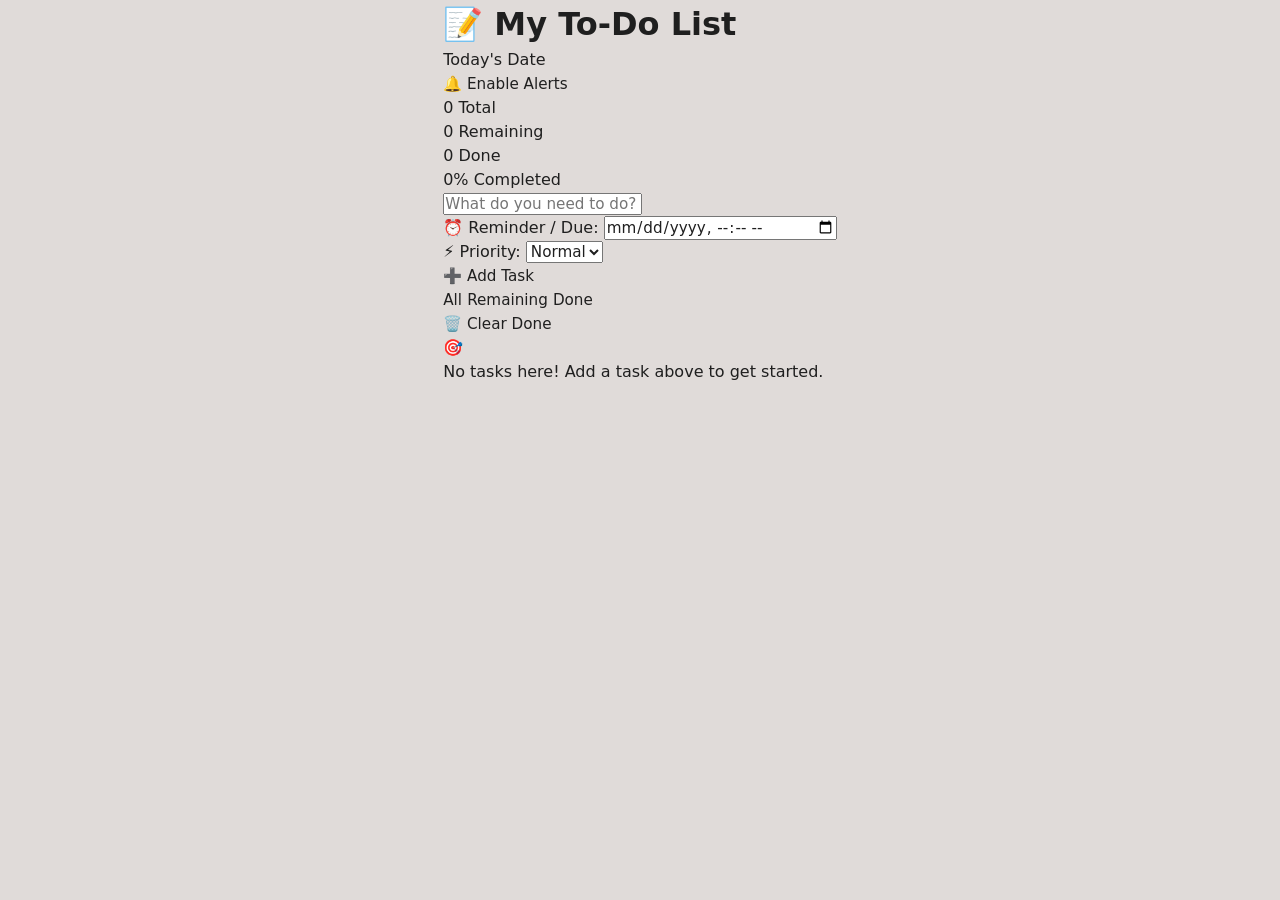
<file: todo.html>
<!DOCTYPE html>
<html lang="en">
<head>
  <meta charset="UTF-8" />
  <meta name="viewport" content="width=device-width, initial-scale=1.0" />
  <title>Smart To-Do List with Reminders</title>
  <link rel="stylesheet" href="style.css" />
</head>
<body>

  <!-- Main Container -->
  <div class="app-container">
    
    <!-- 1. Header Section: Title and Current Date -->
    <header class="app-header">
      <div class="header-content">
        <h1>📝 My To-Do List</h1>
        <p id="current-date" class="date-text">Today's Date</p>
      </div>
      <!-- Notification permission toggle button -->
      <button id="notification-btn" class="btn-secondary" title="Enable browser notifications for reminders">
        🔔 Enable Alerts
      </button>
    </header>

    <!-- 2. Progress & Statistics Bar: Shows Total, Remaining, and Completed counts -->
    <section class="stats-section">
      <div class="stat-card">
        <span class="stat-number" id="total-count">0</span>
        <span class="stat-label">Total</span>
      </div>
      <div class="stat-card active-card">
        <span class="stat-number" id="remaining-count">0</span>
        <span class="stat-label">Remaining</span>
      </div>
      <div class="stat-card done-card">
        <span class="stat-number" id="completed-count">0</span>
        <span class="stat-label">Done</span>
      </div>
      
      <!-- Progress Bar (Visual representation of completed tasks) -->
      <div class="progress-container">
        <div class="progress-bar-bg">
          <div id="progress-bar" class="progress-bar-fill" style="width: 0%;"></div>
        </div>
        <span id="progress-text" class="progress-text">0% Completed</span>
      </div>
    </section>

    <!-- 3. Add Task Form: Inputs for task title, reminder date/time, and priority -->
    <form id="todo-form" class="todo-form">
      <div class="input-row">
        <input 
          type="text" 
          id="task-input" 
          placeholder="What do you need to do? (e.g., Study JavaScript)" 
          required 
          autocomplete="off"
        />
      </div>

      <div class="options-row">
        <!-- Reminder Date & Time Picker -->
        <div class="option-field">
          <label for="reminder-input">⏰ Reminder / Due:</label>
          <input type="datetime-local" id="reminder-input" />
        </div>

        <!-- Priority Selector -->
        <div class="option-field">
          <label for="priority-select">⚡ Priority:</label>
          <select id="priority-select">
            <option value="normal">Normal</option>
            <option value="high">High</option>
            <option value="low">Low</option>
          </select>
        </div>

        <!-- Add Button -->
        <button type="submit" class="btn-primary" id="add-btn">
          ➕ Add Task
        </button>
      </div>
    </form>

    <!-- 4. Filter & Action Toolbar: Switch between All, Remaining, and Done -->
    <div class="toolbar">
      <div class="filter-tabs">
        <button class="filter-btn active" data-filter="all">All</button>
        <button class="filter-btn" data-filter="remaining">Remaining</button>
        <button class="filter-btn" data-filter="completed">Done</button>
      </div>
      <button id="clear-completed-btn" class="btn-danger-outline" title="Remove all finished tasks">
        🗑️ Clear Done
      </button>
    </div>

    <!-- 5. The Task List (Dynamic: populated by JavaScript) -->
    <ul id="task-list" class="task-list">
      <!-- JavaScript will create <li> items here automatically -->
    </ul>

    <!-- 6. Empty State Message (shown when no tasks exist) -->
    <div id="empty-state" class="empty-state">
      <p class="empty-icon">🎯</p>
      <p class="empty-text">No tasks here! Add a task above to get started.</p>
    </div>

  </div>

  <!-- 7. Audio Reminder Toast Popup (Triggered when a reminder is due) -->
  <div id="reminder-toast" class="reminder-toast hidden">
    <div class="toast-content">
      <span class="toast-icon">⏰</span>
      <div class="toast-text">
        <strong id="toast-title">Task Reminder!</strong>
        <p id="toast-message">It's time to complete your task.</p>
      </div>
      <button id="toast-close" class="toast-close-btn">&times;</button>
    </div>
  </div>

  <!-- Connect the JavaScript logic -->
  <script src="script.js"></script>
</body>
</html>
</file>
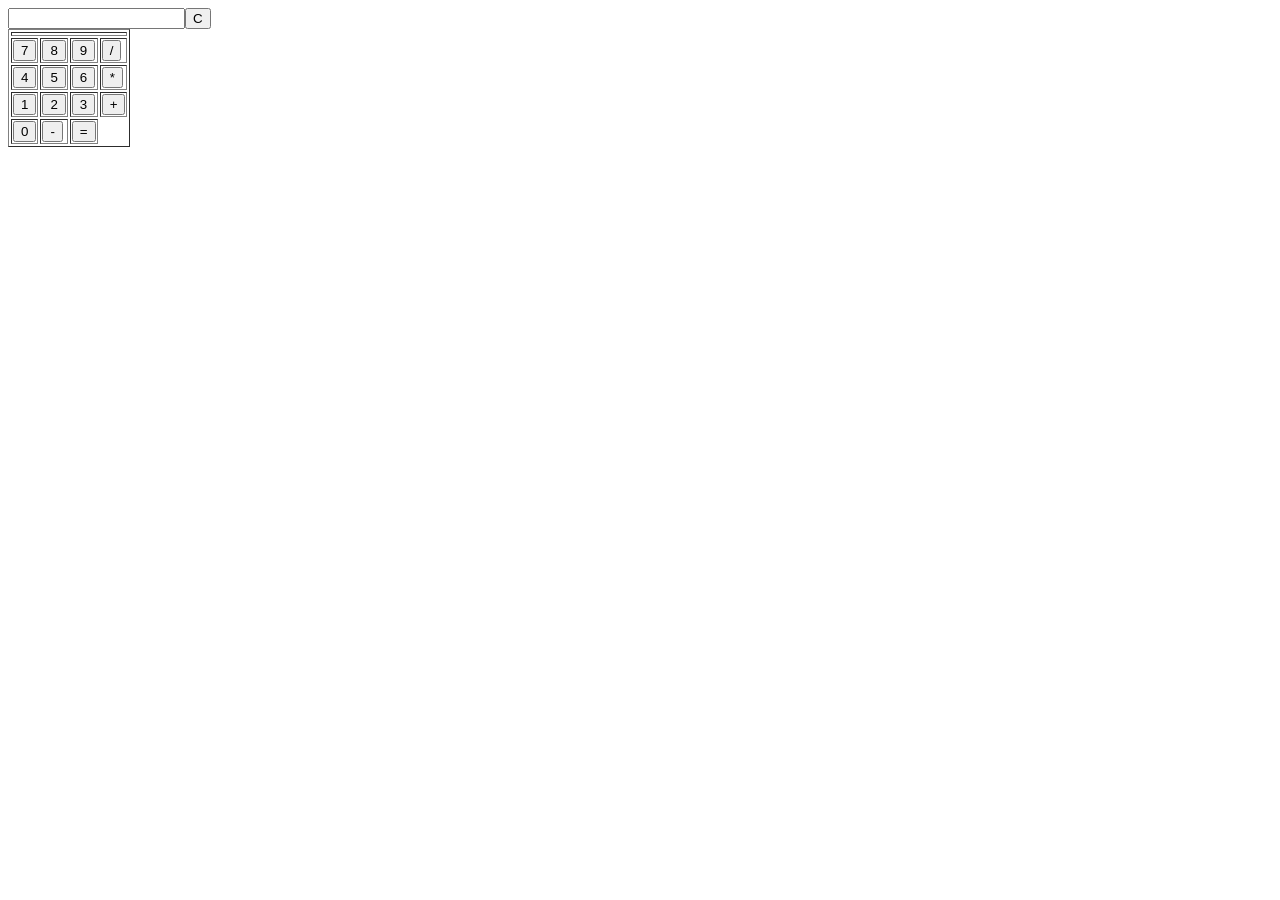
<file: Web.html>
<html>
    <head>
<body>
        <title>Calculator
        </title>
          </head>
<form>
    <table border="1">
<tr>
    <input type="text" id="display" readonly>
    <td colspan="4">
    </td>
</tr>
<tr>
    <td><button onclick ="press('7')">7</button> </td>
    <td><button onclick ="press('8')">8</button> </td>
     <td><button onclick ="press('9')">9</button> </td>
    <td><button onclick ="press('/')">/</button> </td>

</tr>

<tr>
   <td><button onclick ="press('4')">4</button> </td>
    <td><button onclick ="press('5')">5</button> </td>
     <td><button onclick ="press('6')">6</button> </td>
    <td><button onclick ="press('*')">*</button> </td>
    
</tr>
<tr>
    <td><button onclick ="press('1')">1</button> </td>
    <td><button onclick ="press('2')">2</button> </td>
     <td><button onclick ="press('3')">3</button> </td>
    <td><button onclick ="press('+')">+</button> </td>
   
</tr>
<tr>
    <td><button onclick ="press('0')">0</button> </td>
     <td><button onclick ="press('-')">-</button> </td>
    <td><button onclick ="press('calculate()')">=</button> </td>
    
</tr>
<button onclick="press(ClearDisplay())">C</button>
   
 </table>
</form>

<script src="Web.js"></script>
    </body>
  
    
</html>
</file>
<file: style.css>
/* ==========================================================================
   SERENE TASKS — STYLESHEET
   Warm, calming, rounded UI inspired by modern mindful journaling apps
   ========================================================================== */

/* --------------------------------------------------------------------------
   1. CSS VARIABLES & DESIGN SYSTEM
   -------------------------------------------------------------------------- */
:root {
  /* Color Palette */
  --bg-page: #E0DBD9;
  --bg-surface: #F3F1EE;
  --bg-card: #FFFFFF;
  --bg-card-hover: #FCFAF8;
  --bg-subtle: #E8E4DF;

  /* Accent & Status Colors */
  --primary: #FDB92B;        /* Marigold Yellow */
  --primary-light: #FFC84F;
  --primary-tint: #FEF3DB;
  --primary-hover: #E5A520;
  --primary-shadow: rgba(253, 185, 43, 0.35);

  --success: #8AA12E;        /* Success / Calm Olive Green */
  --success-light: #EBF2D1;
  --success-dark: #647521;

  --danger: #744337;         /* Danger / Sad Clay Brown */
  --danger-light: #F7E4E1;
  --danger-dark: #58332A;

  --neutral: #7A7562;        /* Neutral / Anxious Grey-Olive */
  --neutral-light: #EDEAE4;

  /* Category Pastel Tints */
  --cat-personal: #F4D0CA;   /* Pink */
  --cat-personal-text: #692A22;
  --cat-work: #DCD3FA;       /* Lavender */
  --cat-work-text: #372A68;
  --cat-family: #D3C9BA;     /* Beige */
  --cat-family-text: #4E4334;
  --cat-health: #D9E6C3;     /* Soft Green */
  --cat-health-text: #334A1B;
  --cat-study: #FFE3B3;      /* Peach Warm */
  --cat-study-text: #61400A;

  /* Typography Colors */
  --text-primary: #1F1F1F;
  --text-secondary: #5E5B58;
  --text-muted: #8A8580;
  --text-inverse: #FFFFFF;

  /* Border & Separators */
  --border-light: rgba(31, 31, 31, 0.08);
  --border-focus: #FDB92B;

  /* Corner Radii */
  --radius-card: 24px;
  --radius-pill: 9999px;
  --radius-input: 16px;
  --radius-sm: 12px;

  /* Elevations & Shadows */
  --shadow-sm: 0 2px 8px rgba(45, 40, 35, 0.04);
  --shadow-card: 0 6px 20px rgba(45, 40, 35, 0.05);
  --shadow-hover: 0 12px 28px rgba(45, 40, 35, 0.08);
  --shadow-modal: 0 24px 60px rgba(31, 28, 26, 0.2);
  --shadow-float: 0 10px 25px var(--primary-shadow);

  /* Transitions */
  --transition-fast: 150ms cubic-bezier(0.16, 1, 0.3, 1);
  --transition-normal: 250ms cubic-bezier(0.16, 1, 0.3, 1);

  /* Fonts */
  --font-family: 'Plus Jakarta Sans', system-ui, -apple-system, BlinkMacSystemFont, "Segoe UI", Roboto, sans-serif;
}

/* Cozy Espresso Dark Theme */
[data-theme="dark"] {
  --bg-page: #191716;
  --bg-surface: #242220;
  --bg-card: #2D2A28;
  --bg-card-hover: #353230;
  --bg-subtle: #383431;

  --text-primary: #F7F5F2;
  --text-secondary: #B5B0AA;
  --text-muted: #807B75;
  --text-inverse: #191716;

  --border-light: rgba(255, 255, 255, 0.08);

  --primary: #FDB92B;
  --primary-light: #FFC84F;
  --primary-tint: #3B2E15;
  --primary-shadow: rgba(253, 185, 43, 0.25);

  --success: #A3BD3B;
  --success-light: #2A3614;

  --danger: #B46452;
  --danger-light: #3D231E;

  --neutral: #96907C;
  --neutral-light: #36342E;

  --cat-personal: #4A2B27;
  --cat-personal-text: #FAD1CB;
  --cat-work: #352B52;
  --cat-work-text: #DFD7FC;
  --cat-family: #423A30;
  --cat-family-text: #E5DDD0;
  --cat-health: #2D3A1F;
  --cat-health-text: #E0ECD0;
  --cat-study: #4D391B;
  --cat-study-text: #FFE6BC;

  --shadow-sm: 0 2px 8px rgba(0, 0, 0, 0.25);
  --shadow-card: 0 6px 20px rgba(0, 0, 0, 0.35);
  --shadow-hover: 0 12px 28px rgba(0, 0, 0, 0.45);
}

/* --------------------------------------------------------------------------
   2. GLOBAL RESET & BASE STYLES
   -------------------------------------------------------------------------- */
*, *::before, *::after {
  box-sizing: border-box;
  margin: 0;
  padding: 0;
}

html {
  font-size: 16px;
  -webkit-font-smoothing: antialiased;
  -moz-osx-font-smoothing: grayscale;
  scroll-behavior: smooth;
}

body {
  font-family: var(--font-family);
  background-color: var(--bg-page);
  color: var(--text-primary);
  min-height: 100vh;
  line-height: 1.5;
  display: flex;
  justify-content: center;
  transition: background-color var(--transition-normal), color var(--transition-normal);
  overflow-x: hidden;
}

/* Accessibility: Hidden Helper */
.sr-only {
  position: absolute;
  width: 1px;
  height: 1px;
  padding: 0;
  margin: -1px;
  overflow: hidden;
  clip: rect(0, 0, 0, 0);
  white-space: nowrap;
  border: 0;
}

.hidden {
  display: none !important;
}

/* Common interactive elements focus styles */
button, input, select, textarea {
  font-family: inherit;
  font-size: 0.95rem;
  color: inherit;
  outline: none;
}

button:focus-visible, input:focus-visible, select:focus-visible, textarea:focus-visible {
  outline: 2px solid var(--border-focus);
  outline-offset: 2px;
}

button {
  cursor: pointer;
  border: none;
  background: transparent;
  user-select: none;
  -webkit-tap-highlight-color: transparent;
}

/* --------------------------------------------------------------------------
   3. APP WRAPPER & TOPBAR (DESKTOP & MOBILE SHELL)
   -------------------------------------------------------------------------- */
.app-wrapper {
  width: 100%;
  max-width: 1280px;
  min-height: 100vh;
  background-color: var(--bg-surface);
  box-shadow: 0 0 50px rgba(0, 0, 0, 0.05);
  display: flex;
  flex-direction: column;
  position: relative;
  transition: background-color var(--transition-normal);
}

/* Topbar Header */
.app-topbar {
  position: sticky;
  top: 0;
  z-index: 50;
  background-color: rgba(243, 241, 238, 0.92);
  backdrop-filter: blur(12px);
  -webkit-backdrop-filter: blur(12px);
  border-bottom: 1px solid var(--border-light);
  padding: 12px 24px;
  transition: background-color var(--transition-normal);
}

[data-theme="dark"] .app-topbar {
  background-color: rgba(36, 34, 32, 0.92);
}

.topbar-inner {
  display: flex;
  align-items: center;
  justify-content: space-between;
  gap: 20px;
  max-width: 1200px;
  margin: 0 auto;
}

/* Brand Group */
.brand-group {
  display: flex;
  align-items: center;
  gap: 12px;
}

.brand-icon {
  width: 44px;
  height: 44px;
  border-radius: var(--radius-pill);
  background: linear-gradient(135deg, var(--primary-light), var(--primary));
  color: #1F1F1F;
  display: flex;
  align-items: center;
  justify-content: center;
  box-shadow: var(--shadow-sm);
  flex-shrink: 0;
}

.brand-title {
  font-size: 1.25rem;
  font-weight: 800;
  letter-spacing: -0.02em;
  color: var(--text-primary);
  line-height: 1.2;
}

.brand-subtitle {
  font-size: 0.8rem;
  color: var(--text-muted);
  font-weight: 500;
}

/* Desktop Navigation Tabs */
.desktop-nav {
  display: flex;
  align-items: center;
  background-color: var(--bg-card);
  padding: 4px;
  border-radius: var(--radius-pill);
  box-shadow: var(--shadow-sm);
  gap: 4px;
  border: 1px solid var(--border-light);
}

.nav-tab {
  display: flex;
  align-items: center;
  gap: 8px;
  padding: 8px 18px;
  border-radius: var(--radius-pill);
  font-weight: 600;
  font-size: 0.9rem;
  color: var(--text-secondary);
  transition: all var(--transition-fast);
}

.nav-tab:hover {
  color: var(--text-primary);
  background-color: var(--bg-subtle);
}

.nav-tab.active {
  background-color: var(--primary);
  color: #1F1F1F;
  box-shadow: 0 2px 8px var(--primary-shadow);
}

/* Topbar Right Actions */
.topbar-actions {
  display: flex;
  align-items: center;
  gap: 12px;
}

.live-clock-pill {
  display: flex;
  align-items: center;
  gap: 6px;
  background-color: var(--bg-card);
  border: 1px solid var(--border-light);
  padding: 6px 14px;
  border-radius: var(--radius-pill);
  font-size: 0.85rem;
  font-weight: 600;
  color: var(--text-secondary);
  box-shadow: var(--shadow-sm);
}

.btn-primary-add {
  display: flex;
  align-items: center;
  gap: 6px;
  background-color: var(--primary);
  color: #1F1F1F;
  font-weight: 700;
  font-size: 0.9rem;
  padding: 9px 18px;
  border-radius: var(--radius-pill);
  box-shadow: var(--shadow-float);
  transition: transform var(--transition-fast), background-color var(--transition-fast), box-shadow var(--transition-fast);
}

.btn-primary-add:hover {
  background-color: var(--primary-hover);
  transform: translateY(-2px);
  box-shadow: 0 14px 28px var(--primary-shadow);
}

.btn-primary-add:active {
  transform: translateY(0);
}

.plus-icon {
  font-size: 1.1rem;
  line-height: 1;
}

.user-avatar-btn {
  width: 42px;
  height: 42px;
  border-radius: var(--radius-pill);
  background-color: var(--bg-card);
  border: 2px solid var(--border-light);
  display: flex;
  align-items: center;
  justify-content: center;
  font-size: 1.3rem;
  transition: transform var(--transition-fast), border-color var(--transition-fast);
}

.user-avatar-btn:hover {
  transform: scale(1.06);
  border-color: var(--primary);
}

/* --------------------------------------------------------------------------
   4. OVERDUE ALERT BANNER
   -------------------------------------------------------------------------- */
.overdue-banner {
  background: linear-gradient(90deg, #FDF0ED, #F7E4E1);
  border-left: 6px solid var(--danger);
  border-bottom: 1px solid rgba(116, 67, 55, 0.2);
  color: var(--danger);
  padding: 12px 24px;
  display: flex;
  align-items: center;
  justify-content: space-between;
  gap: 16px;
  font-weight: 600;
  font-size: 0.92rem;
  animation: slideDown 300ms ease;
}

[data-theme="dark"] .overdue-banner {
  background: #38211C;
  color: #FFC0B5;
}

.banner-content {
  display: flex;
  align-items: center;
  gap: 10px;
}

.banner-icon {
  font-size: 1.2rem;
}

.banner-actions {
  display: flex;
  align-items: center;
  gap: 12px;
}

.banner-btn {
  background-color: var(--danger);
  color: #FFFFFF;
  padding: 6px 14px;
  border-radius: var(--radius-pill);
  font-size: 0.85rem;
  font-weight: 700;
  transition: opacity var(--transition-fast);
}

.banner-btn:hover {
  opacity: 0.9;
}

.banner-close {
  font-size: 1.4rem;
  color: inherit;
  line-height: 1;
  padding: 4px;
  border-radius: var(--radius-pill);
}

/* --------------------------------------------------------------------------
   5. MAIN VIEW ARCHITECTURE & PANELS
   -------------------------------------------------------------------------- */
.app-main {
  flex: 1;
  padding: 24px 24px 100px 24px;
  max-width: 1280px;
  width: 100%;
  margin: 0 auto;
}

.view-panel {
  display: none;
  animation: fadeIn 250ms ease;
}

.view-panel.active {
  display: block;
}

@keyframes fadeIn {
  from { opacity: 0; transform: translateY(6px); }
  to { opacity: 1; transform: translateY(0); }
}

@keyframes slideDown {
  from { transform: translateY(-100%); }
  to { transform: translateY(0); }
}

/* View Headings */
.view-container {
  max-width: 860px;
  margin: 0 auto;
}

.view-heading {
  font-size: 2rem;
  font-weight: 800;
  letter-spacing: -0.02em;
  color: var(--text-primary);
  margin-bottom: 6px;
}

.view-subheading {
  font-size: 0.95rem;
  color: var(--text-secondary);
  margin-bottom: 24px;
}

.section-title {
  font-size: 1.35rem;
  font-weight: 700;
  letter-spacing: -0.01em;
  color: var(--text-primary);
}

.section-hint {
  font-size: 0.82rem;
  color: var(--text-muted);
}

/* --------------------------------------------------------------------------
   6. HOME VIEW: TWO-PANEL LAYOUT (DESKTOP)
   -------------------------------------------------------------------------- */
.home-layout {
  display: grid;
  grid-template-columns: 1fr;
  gap: 32px;
}

@media (min-width: 1024px) {
  .home-layout {
    grid-template-columns: 65% calc(35% - 32px);
    align-items: start;
  }
}

.home-main-col {
  display: flex;
  flex-direction: column;
  gap: 28px;
}

.home-companion-col {
  display: none;
}

@media (min-width: 1024px) {
  .home-companion-col {
    display: block;
  }
  .companion-sticky-inner {
    position: sticky;
    top: 96px;
    display: flex;
    flex-direction: column;
    gap: 20px;
  }
}

/* Mobile Greeting Bar */
.mobile-greeting-bar {
  display: flex;
  align-items: center;
  justify-content: space-between;
  padding-bottom: 6px;
}

.user-meta {
  display: flex;
  align-items: center;
  gap: 14px;
}

.salutation-text {
  font-size: 0.85rem;
  color: var(--text-secondary);
  font-weight: 500;
}

.user-name-title {
  font-size: 1.75rem;
  font-weight: 800;
  letter-spacing: -0.02em;
  line-height: 1.2;
}

.mobile-date-badge {
  text-align: right;
  display: flex;
  flex-direction: column;
  font-size: 0.85rem;
  font-weight: 700;
  color: var(--text-secondary);
}

.mobile-time-text {
  font-size: 0.78rem;
  font-weight: 500;
  color: var(--text-muted);
}

/* Week Strip Card */
.week-strip-card {
  background-color: var(--bg-card);
  border-radius: var(--radius-card);
  padding: 18px 20px;
  box-shadow: var(--shadow-card);
  border: 1px solid var(--border-light);
  transition: transform var(--transition-fast);
}

.week-strip-header {
  display: flex;
  align-items: center;
  justify-content: space-between;
  margin-bottom: 14px;
}

.week-strip-title-group {
  display: flex;
  align-items: center;
  gap: 10px;
}

.week-title {
  font-size: 1.05rem;
  font-weight: 700;
  color: var(--text-primary);
}

.btn-text-small {
  font-size: 0.75rem;
  font-weight: 700;
  color: #1F1F1F;
  background-color: var(--primary-tint);
  border: 1px solid rgba(253, 185, 43, 0.4);
  padding: 3px 10px;
  border-radius: var(--radius-pill);
}

[data-theme="dark"] .btn-text-small {
  color: var(--primary-light);
}

.week-strip-controls {
  display: flex;
  align-items: center;
  gap: 6px;
}

.icon-btn-circle {
  width: 32px;
  height: 32px;
  border-radius: var(--radius-pill);
  background-color: var(--bg-subtle);
  color: var(--text-primary);
  display: flex;
  align-items: center;
  justify-content: center;
  transition: background-color var(--transition-fast), transform var(--transition-fast);
}

.icon-btn-circle:hover {
  background-color: var(--primary);
  color: #1F1F1F;
  transform: scale(1.05);
}

.week-days-row {
  display: flex;
  justify-content: space-between;
  align-items: center;
  gap: 6px;
}

.week-day-pill {
  flex: 1;
  display: flex;
  flex-direction: column;
  align-items: center;
  justify-content: center;
  padding: 10px 4px 8px 4px;
  border-radius: 18px;
  background-color: transparent;
  color: var(--text-secondary);
  transition: all var(--transition-fast);
  position: relative;
  min-width: 38px;
}

.week-day-pill:hover {
  background-color: var(--bg-subtle);
  color: var(--text-primary);
}

.week-day-pill.active {
  background-color: #1F1F1F;
  color: #FFFFFF;
  box-shadow: 0 4px 12px rgba(0, 0, 0, 0.15);
}

[data-theme="dark"] .week-day-pill.active {
  background-color: #FFFFFF;
  color: #1F1F1F;
}

.week-day-pill.is-today {
  background-color: var(--primary);
  color: #1F1F1F;
  font-weight: 800;
  box-shadow: 0 4px 14px var(--primary-shadow);
}

.week-day-pill.is-today.active {
  background-color: var(--primary);
  color: #1F1F1F;
  outline: 2.5px solid #1F1F1F;
}

[data-theme="dark"] .week-day-pill.is-today.active {
  outline: 2.5px solid #FFFFFF;
}

.day-name {
  font-size: 0.72rem;
  font-weight: 600;
  text-transform: uppercase;
  margin-bottom: 2px;
}

.day-number {
  font-size: 1.05rem;
  font-weight: 700;
}

.day-task-dot {
  width: 5px;
  height: 5px;
  border-radius: 50%;
  background-color: var(--primary);
  margin-top: 4px;
  opacity: 0;
}

.week-day-pill.has-tasks .day-task-dot {
  opacity: 1;
}

.week-day-pill.is-today .day-task-dot {
  background-color: #1F1F1F;
}

/* Hero Cards Carousel */
.hero-carousel-section {
  position: relative;
  overflow: hidden;
  margin: 0 -4px;
  padding: 4px;
}

.hero-carousel-track {
  display: flex;
  gap: 16px;
  overflow-x: auto;
  scroll-snap-type: x mandatory;
  -webkit-overflow-scrolling: touch;
  padding-bottom: 8px;
  scrollbar-width: none;
}

.hero-carousel-track::-webkit-scrollbar {
  display: none;
}

.hero-card {
  flex: 0 0 calc(100% - 24px);
  max-width: 520px;
  scroll-snap-align: start;
  border-radius: var(--radius-card);
  padding: 24px 26px;
  display: flex;
  align-items: center;
  justify-content: space-between;
  gap: 16px;
  box-shadow: var(--shadow-card);
  border: 1px solid var(--border-light);
  transition: transform var(--transition-fast), box-shadow var(--transition-fast);
}

.hero-card:hover {
  transform: translateY(-2px);
  box-shadow: var(--shadow-hover);
}

/* Morning Card */
.hero-dynamic.morning {
  background: linear-gradient(135deg, #FEF7E9 0%, #FDF1D5 100%);
  border-color: #F8E2B2;
}

[data-theme="dark"] .hero-dynamic.morning {
  background: linear-gradient(135deg, #372A14 0%, #291F0E 100%);
  border-color: #533E1C;
}

/* Afternoon Card */
.hero-dynamic.afternoon {
  background: linear-gradient(135deg, #F3F7E8 0%, #E6EFD3 100%);
  border-color: #D6E4BD;
}

[data-theme="dark"] .hero-dynamic.afternoon {
  background: linear-gradient(135deg, #273315 0%, #1F2811 100%);
  border-color: #3F5224;
}

/* Evening/Night Card */
.hero-dynamic.evening {
  background: linear-gradient(135deg, #F3F0FC 0%, #E8E2F9 100%);
  border-color: #DDD4F7;
}

[data-theme="dark"] .hero-dynamic.evening {
  background: linear-gradient(135deg, #2A2342 0%, #1F1933 100%);
  border-color: #423668;
}

.hero-mindful {
  background: linear-gradient(135deg, #FDF8F5 0%, #F5ECE5 100%);
  border-color: #EBDCCD;
}

[data-theme="dark"] .hero-mindful {
  background: linear-gradient(135deg, #302824 0%, #241E1B 100%);
  border-color: #4A3E38;
}

.hero-body {
  flex: 1;
}

.hero-badge {
  display: inline-block;
  font-size: 0.75rem;
  font-weight: 700;
  text-transform: uppercase;
  letter-spacing: 0.04em;
  background-color: rgba(31, 31, 31, 0.08);
  color: var(--text-primary);
  padding: 4px 10px;
  border-radius: var(--radius-pill);
  margin-bottom: 8px;
}

.badge-lavender {
  background-color: var(--cat-work);
  color: var(--cat-work-text);
}

.hero-heading {
  font-size: 1.55rem;
  font-weight: 800;
  letter-spacing: -0.02em;
  line-height: 1.25;
  margin-bottom: 6px;
  color: var(--text-primary);
}

.hero-subtext {
  font-size: 0.9rem;
  color: var(--text-secondary);
  margin-bottom: 14px;
}

.hero-btn-pill {
  background-color: #1F1F1F;
  color: #FFFFFF;
  padding: 8px 18px;
  border-radius: var(--radius-pill);
  font-size: 0.85rem;
  font-weight: 700;
  transition: transform var(--transition-fast), background-color var(--transition-fast);
}

[data-theme="dark"] .hero-btn-pill {
  background-color: var(--primary);
  color: #1F1F1F;
}

.hero-btn-pill:hover {
  transform: translateY(-2px);
}

.hero-meta-pill {
  display: inline-block;
  font-size: 0.85rem;
  font-weight: 600;
  color: var(--text-secondary);
  background-color: var(--bg-card);
  padding: 4px 12px;
  border-radius: var(--radius-pill);
  box-shadow: var(--shadow-sm);
}

.hero-visual {
  flex-shrink: 0;
  display: flex;
  align-items: center;
  justify-content: center;
}

.smiling-sun {
  width: 90px;
  height: 90px;
  animation: floatSun 4s ease-in-out infinite;
}

@keyframes floatSun {
  0%, 100% { transform: translateY(0) rotate(0deg); }
  50% { transform: translateY(-4px) rotate(4deg); }
}

.zen-illustration {
  font-size: 3.5rem;
  line-height: 1;
}

/* Quick Add Section */
.quick-add-section {
  display: flex;
  flex-direction: column;
  gap: 12px;
}

.section-header-row {
  display: flex;
  align-items: baseline;
  justify-content: space-between;
}

.quick-categories-scroller {
  display: flex;
  gap: 12px;
  overflow-x: auto;
  padding-bottom: 6px;
  scrollbar-width: none;
}

.quick-categories-scroller::-webkit-scrollbar {
  display: none;
}

.quick-category-card {
  flex: 0 0 auto;
  display: flex;
  align-items: center;
  gap: 10px;
  padding: 12px 18px;
  border-radius: var(--radius-card);
  box-shadow: var(--shadow-sm);
  transition: transform var(--transition-fast), box-shadow var(--transition-fast);
  border: 1px solid rgba(0, 0, 0, 0.05);
}

.quick-category-card:hover {
  transform: translateY(-3px);
  box-shadow: var(--shadow-hover);
}

.quick-category-card.cat-personal { background-color: var(--cat-personal); color: var(--cat-personal-text); }
.quick-category-card.cat-work { background-color: var(--cat-work); color: var(--cat-work-text); }
.quick-category-card.cat-family { background-color: var(--cat-family); color: var(--cat-family-text); }
.quick-category-card.cat-health { background-color: var(--cat-health); color: var(--cat-health-text); }
.quick-category-card.cat-study { background-color: var(--cat-study); color: var(--cat-study-text); }

.cat-icon {
  font-size: 1.25rem;
}

.cat-name {
  font-weight: 700;
  font-size: 0.92rem;
}

/* --------------------------------------------------------------------------
   7. MY TASKS SECTION & TOOLBAR
   -------------------------------------------------------------------------- */
.my-tasks-section {
  display: flex;
  flex-direction: column;
  gap: 16px;
}

.tasks-section-header {
  display: flex;
  align-items: center;
  justify-content: space-between;
  flex-wrap: wrap;
  gap: 10px;
}

.title-with-count {
  display: flex;
  align-items: center;
  gap: 10px;
}

.task-count-pill {
  font-size: 0.8rem;
  font-weight: 800;
  background-color: var(--primary);
  color: #1F1F1F;
  padding: 2px 9px;
  border-radius: var(--radius-pill);
}

.header-right-actions {
  display: flex;
  align-items: center;
  gap: 14px;
}

.btn-text-link {
  font-size: 0.85rem;
  font-weight: 700;
  color: var(--text-secondary);
  text-decoration: underline;
  text-underline-offset: 3px;
}

.btn-text-link:hover {
  color: var(--primary-hover);
}

.btn-text-danger {
  font-size: 0.82rem;
  font-weight: 600;
  color: var(--danger);
  padding: 4px 8px;
  border-radius: var(--radius-pill);
  transition: background-color var(--transition-fast);
}

.btn-text-danger:hover {
  background-color: var(--danger-light);
}

/* Filter Chips Bar */
.filter-chips-scroller {
  display: flex;
  gap: 8px;
  overflow-x: auto;
  padding-bottom: 4px;
  scrollbar-width: none;
}

.filter-chips-scroller::-webkit-scrollbar {
  display: none;
}

.filter-chip {
  padding: 7px 18px;
  border-radius: var(--radius-pill);
  font-size: 0.88rem;
  font-weight: 600;
  background-color: var(--bg-card);
  color: var(--text-secondary);
  border: 1px solid var(--border-light);
  box-shadow: var(--shadow-sm);
  white-space: nowrap;
  transition: all var(--transition-fast);
}

.filter-chip:hover {
  background-color: var(--bg-subtle);
  color: var(--text-primary);
}

.filter-chip.active {
  background-color: #1F1F1F;
  color: #FFFFFF;
  border-color: #1F1F1F;
}

[data-theme="dark"] .filter-chip.active {
  background-color: var(--primary);
  color: #1F1F1F;
  border-color: var(--primary);
}

/* Search & Sort Toolbar */
.tasks-toolbar {
  display: flex;
  gap: 12px;
  flex-wrap: wrap;
}

.search-input-wrapper {
  flex: 1;
  min-width: 200px;
  position: relative;
  display: flex;
  align-items: center;
}

.search-icon {
  position: absolute;
  left: 14px;
  color: var(--text-muted);
  font-size: 0.9rem;
  pointer-events: none;
}

.search-input-wrapper input {
  width: 100%;
  padding: 11px 36px 11px 40px;
  border-radius: var(--radius-input);
  background-color: var(--bg-card);
  border: 1px solid var(--border-light);
  box-shadow: var(--shadow-sm);
  color: var(--text-primary);
  transition: border-color var(--transition-fast), box-shadow var(--transition-fast);
}

.search-input-wrapper input:focus {
  border-color: var(--border-focus);
  box-shadow: 0 0 0 3px rgba(253, 185, 43, 0.2);
}

.search-clear-btn {
  position: absolute;
  right: 12px;
  font-size: 1.2rem;
  color: var(--text-muted);
  line-height: 1;
}

.sort-wrapper {
  position: relative;
}

.sort-select {
  padding: 11px 18px;
  border-radius: var(--radius-input);
  background-color: var(--bg-card);
  border: 1px solid var(--border-light);
  box-shadow: var(--shadow-sm);
  color: var(--text-primary);
  font-weight: 600;
  font-size: 0.88rem;
  cursor: pointer;
}

/* --------------------------------------------------------------------------
   8. TASK CARD COMPONENT
   -------------------------------------------------------------------------- */
.task-list {
  list-style: none;
  display: flex;
  flex-direction: column;
  gap: 14px;
}

.task-card {
  background-color: var(--bg-card);
  border-radius: var(--radius-card);
  padding: 18px 20px;
  box-shadow: var(--shadow-card);
  border: 1px solid var(--border-light);
  display: flex;
  flex-direction: column;
  gap: 12px;
  transition: transform var(--transition-fast), box-shadow var(--transition-fast), opacity var(--transition-fast), border-color var(--transition-fast);
  position: relative;
}

.task-card:hover {
  transform: translateY(-2px);
  box-shadow: var(--shadow-hover);
}

.task-card.pinned {
  border-left: 5px solid var(--primary);
}

.task-card.overdue {
  border-left: 5px solid var(--danger);
}

.task-card.completed {
  opacity: 0.65;
  background-color: rgba(255, 255, 255, 0.6);
}

[data-theme="dark"] .task-card.completed {
  background-color: rgba(45, 42, 40, 0.6);
}

/* Dragging state */
.task-card.dragging {
  opacity: 0.4;
  transform: scale(0.98);
}

.task-card-main {
  display: flex;
  align-items: flex-start;
  gap: 14px;
}

/* Custom Round Checkbox */
.task-checkbox-btn {
  width: 26px;
  height: 26px;
  border-radius: 50%;
  border: 2px solid var(--neutral);
  background-color: transparent;
  flex-shrink: 0;
  display: flex;
  align-items: center;
  justify-content: center;
  margin-top: 2px;
  transition: all var(--transition-fast);
}

.task-checkbox-btn:hover {
  border-color: var(--success);
  transform: scale(1.1);
}

.task-card.completed .task-checkbox-btn {
  background-color: var(--success);
  border-color: var(--success);
}

.checkbox-tick-icon {
  width: 14px;
  height: 14px;
  stroke: #FFFFFF;
  stroke-width: 3;
  fill: none;
  opacity: 0;
  transform: scale(0.6);
  transition: all var(--transition-fast);
}

.task-card.completed .checkbox-tick-icon {
  opacity: 1;
  transform: scale(1);
}

/* Task Info */
.task-details {
  flex: 1;
  min-width: 0;
}

.task-header-row {
  display: flex;
  align-items: flex-start;
  justify-content: space-between;
  gap: 10px;
}

.task-title {
  font-size: 1.05rem;
  font-weight: 700;
  color: var(--text-primary);
  line-height: 1.35;
  word-break: break-word;
  transition: color var(--transition-fast);
}

.task-card.completed .task-title {
  text-decoration: line-through;
  color: var(--text-muted);
}

.task-drag-handle {
  color: var(--text-muted);
  cursor: grab;
  padding: 2px 4px;
  user-select: none;
  font-size: 1rem;
  opacity: 0.6;
  transition: opacity var(--transition-fast);
}

.task-drag-handle:hover {
  opacity: 1;
}

.task-desc {
  font-size: 0.88rem;
  color: var(--text-secondary);
  margin-top: 4px;
  line-height: 1.45;
  word-break: break-word;
}

/* Badges & Meta Row */
.task-meta-row {
  display: flex;
  align-items: center;
  flex-wrap: wrap;
  gap: 8px;
  margin-top: 10px;
}

.badge {
  display: inline-flex;
  align-items: center;
  gap: 4px;
  padding: 3px 10px;
  border-radius: var(--radius-pill);
  font-size: 0.76rem;
  font-weight: 700;
  letter-spacing: 0.02em;
}

/* Priority tags */
.badge-prio-high {
  background-color: var(--danger-light);
  color: var(--danger);
}

.badge-prio-medium {
  background-color: var(--primary-tint);
  color: #8C5E00;
}

[data-theme="dark"] .badge-prio-medium {
  color: var(--primary-light);
}

.badge-prio-low {
  background-color: var(--neutral-light);
  color: var(--neutral);
}

/* Category tags */
.badge-cat-personal { background-color: var(--cat-personal); color: var(--cat-personal-text); }
.badge-cat-work { background-color: var(--cat-work); color: var(--cat-work-text); }
.badge-cat-family { background-color: var(--cat-family); color: var(--cat-family-text); }
.badge-cat-health { background-color: var(--cat-health); color: var(--cat-health-text); }
.badge-cat-study { background-color: var(--cat-study); color: var(--cat-study-text); }

/* Due countdown & Overdue badge */
.badge-due {
  background-color: var(--bg-subtle);
  color: var(--text-secondary);
  font-weight: 600;
}

.badge-overdue {
  background-color: var(--danger);
  color: #FFFFFF;
}

.badge-pinned {
  background-color: var(--primary);
  color: #1F1F1F;
}

.badge-repeat {
  background-color: var(--bg-subtle);
  color: var(--text-muted);
}

/* Subtasks Progress Bar & Checklist */
.task-subtasks-block {
  background-color: var(--bg-subtle);
  border-radius: var(--radius-sm);
  padding: 10px 14px;
  margin-top: 4px;
}

.subtask-progress-head {
  display: flex;
  align-items: center;
  justify-content: space-between;
  font-size: 0.78rem;
  font-weight: 700;
  color: var(--text-secondary);
  margin-bottom: 6px;
}

.progress-bar-track {
  height: 6px;
  background-color: rgba(31, 31, 31, 0.08);
  border-radius: var(--radius-pill);
  overflow: hidden;
}

[data-theme="dark"] .progress-bar-track {
  background-color: rgba(255, 255, 255, 0.1);
}

.progress-bar-fill {
  height: 100%;
  background-color: var(--success);
  border-radius: var(--radius-pill);
  transition: width 300ms ease;
}

.subtask-items-list {
  list-style: none;
  margin-top: 8px;
  display: flex;
  flex-direction: column;
  gap: 6px;
}

.subtask-item {
  display: flex;
  align-items: center;
  gap: 8px;
  font-size: 0.82rem;
  color: var(--text-secondary);
}

.subtask-item input[type="checkbox"] {
  cursor: pointer;
  accent-color: var(--success);
  width: 15px;
  height: 15px;
  border-radius: 4px;
}

.subtask-item.done span {
  text-decoration: line-through;
  color: var(--text-muted);
}

/* Task Card Actions Bar */
.task-actions-row {
  display: flex;
  align-items: center;
  justify-content: flex-end;
  gap: 6px;
  padding-top: 6px;
  border-top: 1px dashed var(--border-light);
}

.action-pill-btn {
  padding: 4px 10px;
  border-radius: var(--radius-pill);
  font-size: 0.76rem;
  font-weight: 600;
  background-color: var(--bg-subtle);
  color: var(--text-secondary);
  display: inline-flex;
  align-items: center;
  gap: 4px;
  transition: all var(--transition-fast);
}

.action-pill-btn:hover {
  background-color: var(--text-primary);
  color: #FFFFFF;
}

.action-pill-btn.btn-delete:hover {
  background-color: var(--danger);
  color: #FFFFFF;
}

/* Empty State Card */
.empty-state-card {
  background-color: var(--bg-card);
  border-radius: var(--radius-card);
  padding: 48px 24px;
  text-align: center;
  border: 1px dashed var(--border-light);
  display: flex;
  flex-direction: column;
  align-items: center;
  gap: 12px;
}

.empty-icon-art {
  font-size: 3.5rem;
  line-height: 1;
}

.empty-title {
  font-size: 1.25rem;
  font-weight: 800;
  color: var(--text-primary);
}

.empty-message {
  font-size: 0.92rem;
  color: var(--text-secondary);
  max-width: 360px;
}

/* --------------------------------------------------------------------------
   9. STATS SCREEN & DESKTOP COMPANION SIDEBAR
   -------------------------------------------------------------------------- */
.companion-card {
  background-color: var(--bg-card);
  border-radius: var(--radius-card);
  padding: 22px;
  box-shadow: var(--shadow-card);
  border: 1px solid var(--border-light);
}

.card-head {
  display: flex;
  align-items: center;
  justify-content: space-between;
  margin-bottom: 12px;
}

.card-label {
  font-size: 0.92rem;
  font-weight: 700;
  color: var(--text-secondary);
}

.stat-badge {
  font-size: 0.75rem;
  font-weight: 800;
  background-color: var(--success-light);
  color: var(--success);
  padding: 2px 8px;
  border-radius: var(--radius-pill);
}

.big-stat-wrap {
  margin-bottom: 20px;
}

.big-stat-number {
  font-size: 4.5rem; /* 72px */
  font-weight: 800;
  line-height: 1;
  color: var(--text-primary);
  letter-spacing: -0.04em;
}

.big-stat-caption {
  font-size: 0.88rem;
  color: var(--text-muted);
  font-weight: 600;
  margin-top: 4px;
}

/* Harmony Vertical Pill Bars */
.harmony-bars-container {
  display: flex;
  justify-content: space-between;
  align-items: flex-end;
  gap: 12px;
  background-color: var(--bg-subtle);
  padding: 20px 16px 14px 16px;
  border-radius: 20px;
}

.harmony-bars-container.large {
  padding: 30px 24px 20px 24px;
  margin-top: 16px;
}

.harmony-bar-col {
  display: flex;
  flex-direction: column;
  align-items: center;
  flex: 1;
}

.pill-bar-track {
  width: 26px;
  height: 110px;
  background-color: rgba(31, 31, 31, 0.08);
  border-radius: var(--radius-pill);
  display: flex;
  align-items: flex-end;
  overflow: hidden;
  margin-bottom: 8px;
}

.harmony-bars-container.large .pill-bar-track {
  width: 36px;
  height: 160px;
}

[data-theme="dark"] .pill-bar-track {
  background-color: rgba(255, 255, 255, 0.1);
}

.pill-bar-fill {
  width: 100%;
  border-radius: var(--radius-pill);
  transition: height 600ms cubic-bezier(0.16, 1, 0.3, 1);
}

.fill-success { background: linear-gradient(180deg, var(--success-light), var(--success)); }
.fill-primary { background: linear-gradient(180deg, var(--primary-light), var(--primary)); }
.fill-danger { background: linear-gradient(180deg, var(--danger-light), var(--danger)); }
.fill-neutral { background: linear-gradient(180deg, var(--neutral-light), var(--neutral)); }

.bar-value {
  font-size: 0.78rem;
  font-weight: 800;
  color: var(--text-primary);
}

.bar-name {
  font-size: 0.72rem;
  font-weight: 600;
  color: var(--text-muted);
}

.companion-card-footer {
  margin-top: 16px;
}

.streak-pill {
  display: inline-flex;
  align-items: center;
  gap: 8px;
  background-color: var(--primary-tint);
  color: #1F1F1F;
  font-size: 0.82rem;
  font-weight: 700;
  padding: 6px 14px;
  border-radius: var(--radius-pill);
  width: 100%;
  justify-content: center;
}

[data-theme="dark"] .streak-pill {
  color: var(--primary-light);
}

.fire-icon {
  font-size: 1.1rem;
}

.journal-quote-card {
  position: relative;
  background: linear-gradient(135deg, #F8F5F2, #EFECE8);
}

[data-theme="dark"] .journal-quote-card {
  background: linear-gradient(135deg, #2E2B29, #252220);
}

.quote-icon {
  font-size: 1.6rem;
  margin-bottom: 8px;
}

.journal-quote-text {
  font-size: 0.92rem;
  font-style: italic;
  color: var(--text-secondary);
  line-height: 1.5;
  margin-bottom: 14px;
}

.companion-action-row {
  display: flex;
}

.btn-secondary-pill {
  background-color: var(--bg-card);
  color: var(--text-primary);
  border: 1px solid var(--border-light);
  padding: 8px 18px;
  border-radius: var(--radius-pill);
  font-size: 0.82rem;
  font-weight: 700;
  box-shadow: var(--shadow-sm);
  transition: all var(--transition-fast);
}

.btn-secondary-pill:hover {
  background-color: var(--text-primary);
  color: #FFFFFF;
}

.tip-card-title {
  font-size: 0.88rem;
  font-weight: 700;
  margin-bottom: 6px;
}

.tip-card-text {
  font-size: 0.82rem;
  color: var(--text-secondary);
  line-height: 1.45;
}

/* Full Stats View Grid */
.stats-hero-card {
  background: linear-gradient(135deg, #FFF6E0, #FEEBC3);
  border-radius: var(--radius-card);
  padding: 30px;
  box-shadow: var(--shadow-card);
  display: flex;
  align-items: center;
  justify-content: space-between;
  margin-bottom: 24px;
  border: 1px solid #F5DCA5;
}

[data-theme="dark"] .stats-hero-card {
  background: linear-gradient(135deg, #3B2E15, #2B210E);
  border-color: #55401A;
}

.stats-hero-label {
  font-size: 0.85rem;
  font-weight: 700;
  text-transform: uppercase;
  letter-spacing: 0.05em;
  color: #7E5400;
}

[data-theme="dark"] .stats-hero-label {
  color: var(--primary-light);
}

.stats-huge-number {
  font-size: 4.5rem; /* 72px */
  font-weight: 800;
  line-height: 1;
  color: #1F1F1F;
  letter-spacing: -0.03em;
  margin: 6px 0;
}

[data-theme="dark"] .stats-huge-number {
  color: #FFFFFF;
}

.stats-hero-quote {
  font-size: 0.95rem;
  color: var(--text-secondary);
  font-style: italic;
}

.stats-hero-sparkle {
  font-size: 3.5rem;
}

.stats-metrics-grid {
  display: grid;
  grid-template-columns: repeat(2, 1fr);
  gap: 16px;
  margin-bottom: 24px;
}

@media (min-width: 640px) {
  .stats-metrics-grid {
    grid-template-columns: repeat(4, 1fr);
  }
}

.metric-card {
  background-color: var(--bg-card);
  border-radius: var(--radius-card);
  padding: 18px;
  box-shadow: var(--shadow-card);
  border: 1px solid var(--border-light);
  display: flex;
  align-items: center;
  gap: 14px;
}

.metric-icon-wrap {
  width: 44px;
  height: 44px;
  border-radius: var(--radius-pill);
  display: flex;
  align-items: center;
  justify-content: center;
  font-size: 1.3rem;
  flex-shrink: 0;
}

.bg-soft-yellow { background-color: var(--primary-tint); }
.bg-soft-green { background-color: var(--success-light); }
.bg-soft-lavender { background-color: var(--cat-work); }
.bg-soft-pink { background-color: var(--cat-personal); }

.metric-number {
  display: block;
  font-size: 1.4rem;
  font-weight: 800;
  line-height: 1.2;
}

.metric-label {
  font-size: 0.76rem;
  font-weight: 600;
  color: var(--text-muted);
}

.stats-card {
  background-color: var(--bg-card);
  border-radius: var(--radius-card);
  padding: 24px;
  box-shadow: var(--shadow-card);
  border: 1px solid var(--border-light);
  margin-bottom: 24px;
}

.stats-card-hint {
  font-size: 0.85rem;
  color: var(--text-muted);
  margin-top: 2px;
}

/* Weekly 7-day bar chart */
.weekly-barchart-container {
  display: flex;
  justify-content: space-between;
  align-items: flex-end;
  height: 160px;
  gap: 10px;
  margin-top: 24px;
  padding-bottom: 4px;
}

.barchart-col {
  flex: 1;
  display: flex;
  flex-direction: column;
  align-items: center;
  height: 100%;
  justify-content: flex-end;
}

.barchart-bar-track {
  width: 100%;
  max-width: 32px;
  height: 120px;
  background-color: var(--bg-subtle);
  border-radius: var(--radius-pill);
  display: flex;
  align-items: flex-end;
  overflow: hidden;
}

.barchart-bar-fill {
  width: 100%;
  background-color: var(--primary);
  border-radius: var(--radius-pill);
  transition: height 500ms ease;
}

.barchart-bar-fill.highlight {
  background-color: var(--success);
}

.barchart-count {
  font-size: 0.72rem;
  font-weight: 700;
  margin-bottom: 4px;
  color: var(--text-secondary);
}

.barchart-day {
  font-size: 0.76rem;
  font-weight: 700;
  color: var(--text-muted);
  margin-top: 8px;
}

.stats-bottom-action {
  text-align: center;
  margin-top: 16px;
}

.btn-primary-big-pill {
  background-color: var(--primary);
  color: #1F1F1F;
  font-size: 1.05rem;
  font-weight: 800;
  padding: 16px 36px;
  border-radius: var(--radius-pill);
  box-shadow: var(--shadow-float);
  transition: transform var(--transition-fast), background-color var(--transition-fast);
}

.btn-primary-big-pill:hover {
  background-color: var(--primary-hover);
  transform: translateY(-2px);
}

/* --------------------------------------------------------------------------
   10. CALENDAR VIEW
   -------------------------------------------------------------------------- */
.calendar-view-card {
  background-color: var(--bg-card);
  border-radius: var(--radius-card);
  padding: 24px;
  box-shadow: var(--shadow-card);
  border: 1px solid var(--border-light);
  margin-bottom: 24px;
}

.calendar-header-bar {
  display: flex;
  align-items: center;
  justify-content: space-between;
  margin-bottom: 20px;
}

.month-title-wrap {
  display: flex;
  align-items: center;
  gap: 12px;
}

.cal-nav-btns {
  display: flex;
  gap: 8px;
}

.cal-weekdays-grid {
  display: grid;
  grid-template-columns: repeat(7, 1fr);
  text-align: center;
  font-size: 0.8rem;
  font-weight: 700;
  color: var(--text-muted);
  text-transform: uppercase;
  margin-bottom: 12px;
}

.cal-days-grid {
  display: grid;
  grid-template-columns: repeat(7, 1fr);
  gap: 6px;
}

.cal-day-cell {
  aspect-ratio: 1;
  display: flex;
  flex-direction: column;
  align-items: center;
  justify-content: center;
  border-radius: 16px;
  background-color: transparent;
  color: var(--text-primary);
  font-weight: 600;
  font-size: 0.95rem;
  cursor: pointer;
  position: relative;
  transition: all var(--transition-fast);
}

.cal-day-cell:hover {
  background-color: var(--bg-subtle);
}

.cal-day-cell.other-month {
  color: var(--text-muted);
  opacity: 0.4;
}

.cal-day-cell.is-today {
  border: 2px solid var(--primary);
  font-weight: 800;
}

.cal-day-cell.selected {
  background-color: var(--primary) !important;
  color: #1F1F1F !important;
  font-weight: 800;
  box-shadow: 0 4px 12px var(--primary-shadow);
}

.cal-dots-wrap {
  display: flex;
  gap: 2px;
  margin-top: 3px;
  height: 6px;
}

.cal-dot {
  width: 5px;
  height: 5px;
  border-radius: 50%;
  background-color: var(--success);
}

.cal-day-cell.selected .cal-dot {
  background-color: #1F1F1F;
}

.calendar-selected-day-section {
  display: flex;
  flex-direction: column;
  gap: 16px;
}

.selected-day-header {
  display: flex;
  align-items: center;
  justify-content: space-between;
}

.btn-primary-pill-small {
  background-color: var(--primary);
  color: #1F1F1F;
  font-size: 0.85rem;
  font-weight: 700;
  padding: 6px 16px;
  border-radius: var(--radius-pill);
  transition: transform var(--transition-fast);
}

.btn-primary-pill-small:hover {
  transform: translateY(-1px);
}

/* --------------------------------------------------------------------------
   11. PROFILE & SETTINGS VIEW
   -------------------------------------------------------------------------- */
.profile-container {
  display: flex;
  flex-direction: column;
  gap: 24px;
}

.profile-header-card {
  background-color: var(--bg-card);
  border-radius: var(--radius-card);
  padding: 24px;
  box-shadow: var(--shadow-card);
  border: 1px solid var(--border-light);
  display: flex;
  align-items: center;
  gap: 20px;
}

.profile-avatar-large {
  width: 76px;
  height: 76px;
  border-radius: var(--radius-pill);
  background: linear-gradient(135deg, var(--primary-light), var(--primary));
  display: flex;
  align-items: center;
  justify-content: center;
  font-size: 2.5rem;
  box-shadow: var(--shadow-sm);
  flex-shrink: 0;
}

.profile-display-name {
  font-size: 1.6rem;
  font-weight: 800;
  color: var(--text-primary);
  letter-spacing: -0.02em;
}

.profile-tagline {
  font-size: 0.88rem;
  color: var(--text-secondary);
}

.settings-card {
  background-color: var(--bg-card);
  border-radius: var(--radius-card);
  padding: 24px;
  box-shadow: var(--shadow-card);
  border: 1px solid var(--border-light);
  display: flex;
  flex-direction: column;
  gap: 20px;
}

.settings-group-title {
  font-size: 1.15rem;
  font-weight: 800;
  letter-spacing: -0.01em;
  color: var(--text-primary);
}

.settings-card-hint {
  font-size: 0.85rem;
  color: var(--text-muted);
}

.form-group {
  display: flex;
  flex-direction: column;
  gap: 8px;
}

.form-group label {
  font-size: 0.88rem;
  font-weight: 700;
  color: var(--text-secondary);
}

.form-input, .form-textarea, .form-select, .settings-select {
  padding: 12px 16px;
  border-radius: var(--radius-input);
  background-color: var(--bg-surface);
  border: 1px solid var(--border-light);
  color: var(--text-primary);
  font-size: 0.95rem;
  transition: border-color var(--transition-fast), box-shadow var(--transition-fast);
}

.form-input:focus, .form-textarea:focus, .form-select:focus, .settings-select:focus {
  border-color: var(--border-focus);
  box-shadow: 0 0 0 3px rgba(253, 185, 43, 0.2);
}

.avatar-picker-grid {
  display: grid;
  grid-template-columns: repeat(4, 1fr);
  gap: 10px;
  max-width: 320px;
}

.avatar-option {
  aspect-ratio: 1;
  font-size: 1.6rem;
  border-radius: 16px;
  background-color: var(--bg-surface);
  border: 2px solid transparent;
  display: flex;
  align-items: center;
  justify-content: center;
  transition: all var(--transition-fast);
}

.avatar-option:hover {
  transform: scale(1.08);
}

.avatar-option.active {
  border-color: var(--primary);
  background-color: var(--primary-tint);
}

.settings-row {
  display: flex;
  align-items: center;
  justify-content: space-between;
  gap: 16px;
  padding: 12px 0;
  border-bottom: 1px solid var(--border-light);
}

.settings-row:last-child {
  border-bottom: none;
}

.settings-info {
  display: flex;
  flex-direction: column;
  gap: 2px;
}

.setting-title {
  font-size: 0.95rem;
  font-weight: 700;
  color: var(--text-primary);
}

.setting-desc {
  font-size: 0.8rem;
  color: var(--text-muted);
}

.theme-switch-group, .toggle-switch-wrap {
  display: flex;
  background-color: var(--bg-surface);
  padding: 4px;
  border-radius: var(--radius-pill);
  border: 1px solid var(--border-light);
}

.theme-btn, .time-format-btn {
  padding: 6px 14px;
  border-radius: var(--radius-pill);
  font-size: 0.82rem;
  font-weight: 700;
  color: var(--text-secondary);
  transition: all var(--transition-fast);
}

.theme-btn.active, .time-format-btn.active {
  background-color: var(--primary);
  color: #1F1F1F;
}

/* Switch toggle checkbox */
.switch-toggle {
  position: relative;
  display: inline-block;
  width: 48px;
  height: 28px;
  flex-shrink: 0;
}

.switch-toggle input {
  opacity: 0;
  width: 0;
  height: 0;
}

.switch-slider {
  position: absolute;
  cursor: pointer;
  top: 0; left: 0; right: 0; bottom: 0;
  background-color: var(--bg-subtle);
  border-radius: 34px;
  transition: 300ms ease;
  border: 1px solid var(--border-light);
}

.switch-slider:before {
  position: absolute;
  content: "";
  height: 20px;
  width: 20px;
  left: 3px;
  bottom: 3px;
  background-color: white;
  border-radius: 50%;
  transition: 300ms ease;
  box-shadow: var(--shadow-sm);
}

.switch-toggle input:checked + .switch-slider {
  background-color: var(--success);
}

.switch-toggle input:checked + .switch-slider:before {
  transform: translateX(20px);
}

/* Data tiles */
.data-actions-grid {
  display: grid;
  grid-template-columns: 1fr 1fr;
  gap: 14px;
}

.btn-action-tile {
  background-color: var(--bg-surface);
  border: 1px solid var(--border-light);
  border-radius: 18px;
  padding: 16px;
  text-align: left;
  display: flex;
  flex-direction: column;
  gap: 4px;
  cursor: pointer;
  transition: all var(--transition-fast);
}

.btn-action-tile:hover {
  background-color: var(--bg-card-hover);
  border-color: var(--primary);
  transform: translateY(-2px);
  box-shadow: var(--shadow-sm);
}

.tile-icon {
  font-size: 1.5rem;
  margin-bottom: 4px;
}

.tile-title {
  font-size: 0.95rem;
  font-weight: 700;
  color: var(--text-primary);
}

.tile-sub {
  font-size: 0.78rem;
  color: var(--text-muted);
}

.danger-zone-divider {
  height: 1px;
  background-color: var(--border-light);
  margin: 8px 0;
}

.danger-zone-row {
  display: flex;
  align-items: center;
  justify-content: space-between;
  gap: 16px;
  flex-wrap: wrap;
}

.danger-title {
  font-size: 0.95rem;
  font-weight: 700;
  color: var(--danger);
  display: block;
}

.danger-desc {
  font-size: 0.8rem;
  color: var(--text-muted);
}

.btn-danger-pill {
  background-color: var(--danger);
  color: #FFFFFF;
  padding: 9px 20px;
  border-radius: var(--radius-pill);
  font-size: 0.88rem;
  font-weight: 700;
  transition: opacity var(--transition-fast), transform var(--transition-fast);
}

.btn-danger-pill:hover {
  opacity: 0.9;
  transform: translateY(-1px);
}

/* --------------------------------------------------------------------------
   12. MOBILE BOTTOM NAVIGATION
   -------------------------------------------------------------------------- */
.mobile-bottom-nav {
  position: fixed;
  bottom: 0;
  left: 0;
  right: 0;
  height: 68px;
  background-color: rgba(243, 241, 238, 0.95);
  backdrop-filter: blur(14px);
  -webkit-backdrop-filter: blur(14px);
  border-top: 1px solid var(--border-light);
  display: flex;
  align-items: center;
  justify-content: space-around;
  z-index: 90;
  padding-bottom: env(safe-area-inset-bottom);
}

[data-theme="dark"] .mobile-bottom-nav {
  background-color: rgba(36, 34, 32, 0.95);
}

@media (min-width: 1024px) {
  .mobile-bottom-nav {
    display: none;
  }
}

.nav-item {
  display: flex;
  flex-direction: column;
  align-items: center;
  justify-content: center;
  flex: 1;
  height: 100%;
  color: var(--text-secondary);
  transition: all var(--transition-fast);
}

.nav-item.active {
  color: #1F1F1F;
}

[data-theme="dark"] .nav-item.active {
  color: var(--primary);
}

.nav-icon {
  font-size: 1.25rem;
}

.nav-text {
  font-size: 0.7rem;
  font-weight: 700;
  margin-top: 2px;
}

/* Floating Center FAB */
.fab-wrapper {
  position: relative;
  flex: 1;
  display: flex;
  justify-content: center;
}

.fab-circle-btn {
  width: 58px;
  height: 58px;
  border-radius: 50%;
  background: linear-gradient(135deg, var(--primary-light), var(--primary));
  color: #1F1F1F;
  display: flex;
  align-items: center;
  justify-content: center;
  box-shadow: 0 8px 22px var(--primary-shadow);
  transform: translateY(-18px);
  transition: transform var(--transition-fast), box-shadow var(--transition-fast);
}

.fab-circle-btn:active {
  transform: translateY(-14px) scale(0.96);
}

/* --------------------------------------------------------------------------
   13. MODALS, SHEETS & DIALOGS
   -------------------------------------------------------------------------- */
.modal-backdrop {
  position: fixed;
  inset: 0;
  background-color: rgba(31, 28, 26, 0.5);
  backdrop-filter: blur(6px);
  -webkit-backdrop-filter: blur(6px);
  z-index: 100;
  display: flex;
  align-items: flex-end; /* Mobile bottom sheet */
  justify-content: center;
  padding: 0;
  animation: backdropFadeIn 200ms ease;
}

@media (min-width: 768px) {
  .modal-backdrop {
    align-items: center; /* Desktop centered dialog */
    padding: 24px;
  }
}

@keyframes backdropFadeIn {
  from { opacity: 0; }
  to { opacity: 1; }
}

.modal-window {
  background-color: var(--bg-card);
  width: 100%;
  max-width: 600px;
  border-radius: 28px 28px 0 0;
  max-height: 90vh;
  overflow-y: auto;
  box-shadow: var(--shadow-modal);
  animation: sheetSlideUp 250ms cubic-bezier(0.16, 1, 0.3, 1);
  display: flex;
  flex-direction: column;
}

@media (min-width: 768px) {
  .modal-window {
    border-radius: 28px;
    animation: modalScaleUp 200ms cubic-bezier(0.16, 1, 0.3, 1);
  }
}

@keyframes sheetSlideUp {
  from { transform: translateY(100%); }
  to { transform: translateY(0); }
}

@keyframes modalScaleUp {
  from { transform: scale(0.94); opacity: 0; }
  to { transform: scale(1); opacity: 1; }
}

.modal-header {
  padding: 16px 24px 12px 24px;
  display: flex;
  align-items: center;
  justify-content: space-between;
  border-bottom: 1px solid var(--border-light);
  position: sticky;
  top: 0;
  background-color: var(--bg-card);
  z-index: 2;
}

.modal-sheet-pill-handle {
  width: 40px;
  height: 5px;
  border-radius: var(--radius-pill);
  background-color: var(--border-light);
  margin: 0 auto 10px auto;
  display: block;
}

@media (min-width: 768px) {
  .modal-sheet-pill-handle {
    display: none;
  }
}

.modal-title {
  font-size: 1.3rem;
  font-weight: 800;
  letter-spacing: -0.01em;
}

.icon-btn-close {
  width: 32px;
  height: 32px;
  border-radius: 50%;
  background-color: var(--bg-surface);
  color: var(--text-secondary);
  font-size: 1.4rem;
  display: flex;
  align-items: center;
  justify-content: center;
  line-height: 1;
}

.icon-btn-close:hover {
  background-color: var(--bg-subtle);
  color: var(--text-primary);
}

.modal-form {
  padding: 20px 24px 28px 24px;
  display: flex;
  flex-direction: column;
  gap: 18px;
}

.required-star {
  color: var(--danger);
}

.optional-hint {
  font-size: 0.78rem;
  color: var(--text-muted);
  font-weight: 400;
}

.field-error-msg {
  font-size: 0.78rem;
  font-weight: 600;
  color: var(--danger);
  margin-top: 2px;
}

/* Category Chips in Modal */
.category-chips-group {
  display: flex;
  flex-wrap: wrap;
  gap: 8px;
}

.chip-option {
  padding: 8px 16px;
  border-radius: var(--radius-pill);
  font-size: 0.85rem;
  font-weight: 700;
  border: 2px solid transparent;
  transition: transform var(--transition-fast), border-color var(--transition-fast);
}

.chip-option:hover {
  transform: translateY(-1px);
}

.chip-option.active {
  border-color: #1F1F1F;
  box-shadow: 0 2px 8px rgba(0, 0, 0, 0.12);
}

[data-theme="dark"] .chip-option.active {
  border-color: #FFFFFF;
}

.chip-option.cat-personal { background-color: var(--cat-personal); color: var(--cat-personal-text); }
.chip-option.cat-work { background-color: var(--cat-work); color: var(--cat-work-text); }
.chip-option.cat-family { background-color: var(--cat-family); color: var(--cat-family-text); }
.chip-option.cat-health { background-color: var(--cat-health); color: var(--cat-health-text); }
.chip-option.cat-study { background-color: var(--cat-study); color: var(--cat-study-text); }

/* Priority Selector Pills */
.priority-pills-group {
  display: flex;
  gap: 8px;
}

.priority-pill-option {
  flex: 1;
  padding: 9px;
  border-radius: var(--radius-pill);
  font-size: 0.85rem;
  font-weight: 700;
  border: 2px solid var(--border-light);
  background-color: var(--bg-surface);
  color: var(--text-secondary);
  transition: all var(--transition-fast);
}

.priority-pill-option.active.prio-low {
  background-color: var(--neutral-light);
  color: var(--neutral);
  border-color: var(--neutral);
}

.priority-pill-option.active.prio-medium {
  background-color: var(--primary-tint);
  color: #8C5E00;
  border-color: var(--primary);
}

.priority-pill-option.active.prio-high {
  background-color: var(--danger-light);
  color: var(--danger);
  border-color: var(--danger);
}

.form-row-2 {
  display: grid;
  grid-template-columns: 1fr 1fr;
  gap: 14px;
}

/* Subtasks in Modal */
.subtasks-form-group {
  margin-top: 4px;
}

.subtask-add-row {
  display: flex;
  gap: 8px;
}

.modal-subtask-list {
  list-style: none;
  margin-top: 10px;
  display: flex;
  flex-direction: column;
  gap: 8px;
}

.modal-subtask-item {
  display: flex;
  align-items: center;
  justify-content: space-between;
  background-color: var(--bg-surface);
  padding: 8px 14px;
  border-radius: var(--radius-sm);
  font-size: 0.85rem;
}

.btn-remove-subtask {
  color: var(--danger);
  font-size: 1.1rem;
  line-height: 1;
  padding: 2px 6px;
}

/* Modal Action Buttons */
.modal-action-row {
  display: flex;
  align-items: center;
  justify-content: flex-end;
  gap: 12px;
  margin-top: 12px;
  padding-top: 12px;
  border-top: 1px solid var(--border-light);
}

.btn-cancel-pill {
  padding: 10px 20px;
  border-radius: var(--radius-pill);
  font-weight: 700;
  font-size: 0.9rem;
  color: var(--text-secondary);
  background-color: var(--bg-surface);
  transition: background-color var(--transition-fast);
}

.btn-cancel-pill:hover {
  background-color: var(--bg-subtle);
  color: var(--text-primary);
}

.btn-primary-pill {
  padding: 11px 26px;
  border-radius: var(--radius-pill);
  font-weight: 800;
  font-size: 0.92rem;
  background-color: var(--primary);
  color: #1F1F1F;
  box-shadow: var(--shadow-float);
  transition: transform var(--transition-fast), background-color var(--transition-fast);
}

.btn-primary-pill:hover {
  background-color: var(--primary-hover);
  transform: translateY(-2px);
}

/* Confirmation Dialog */
.confirm-window {
  max-width: 400px;
  text-align: center;
  padding: 28px 24px;
  align-items: center;
  gap: 12px;
  border-radius: 28px !important;
}

.confirm-icon-wrap {
  width: 56px;
  height: 56px;
  border-radius: 50%;
  background-color: var(--danger-light);
  display: flex;
  align-items: center;
  justify-content: center;
  font-size: 1.8rem;
  margin-bottom: 4px;
}

.confirm-title {
  font-size: 1.3rem;
  font-weight: 800;
}

.confirm-desc {
  font-size: 0.88rem;
  color: var(--text-secondary);
  margin-bottom: 12px;
}

.confirm-actions-row {
  display: flex;
  gap: 12px;
  width: 100%;
}

.confirm-actions-row button {
  flex: 1;
}

/* Reminder Alert Popup Window */
.reminder-window {
  max-width: 440px;
  padding: 24px;
  border-radius: 28px !important;
  gap: 14px;
  border: 2px solid var(--primary);
}

.reminder-header {
  display: flex;
  align-items: center;
  gap: 12px;
}

.bell-pulse-icon {
  font-size: 2rem;
  animation: bellRing 1.5s ease-in-out infinite;
}

@keyframes bellRing {
  0%, 100% { transform: rotate(0); }
  10%, 30% { transform: rotate(-15deg); }
  20%, 40% { transform: rotate(15deg); }
  50% { transform: rotate(0); }
}

.reminder-badge {
  font-size: 0.72rem;
  font-weight: 800;
  text-transform: uppercase;
  color: #7E5400;
  background-color: var(--primary-tint);
  padding: 2px 8px;
  border-radius: var(--radius-pill);
}

[data-theme="dark"] .reminder-badge {
  color: var(--primary-light);
}

.reminder-title {
  font-size: 1.15rem;
  font-weight: 800;
}

.reminder-task-name {
  font-size: 1.25rem;
  font-weight: 800;
  color: var(--text-primary);
  line-height: 1.3;
}

.reminder-time-label {
  font-size: 0.85rem;
  color: var(--text-secondary);
}

.reminder-actions-grid {
  display: grid;
  grid-template-columns: 1fr 1fr;
  gap: 10px;
  margin-top: 8px;
}

.btn-reminder-done {
  background-color: var(--success);
  color: #FFFFFF;
  padding: 10px;
  border-radius: var(--radius-pill);
  font-weight: 700;
  font-size: 0.88rem;
  grid-column: span 2;
}

.btn-reminder-snooze {
  background-color: var(--primary);
  color: #1F1F1F;
  padding: 9px;
  border-radius: var(--radius-pill);
  font-weight: 700;
  font-size: 0.85rem;
}

.btn-reminder-dismiss {
  background-color: var(--bg-surface);
  color: var(--text-secondary);
  padding: 9px;
  border-radius: var(--radius-pill);
  font-weight: 700;
  font-size: 0.85rem;
}

/* --------------------------------------------------------------------------
   14. TOAST NOTIFICATIONS
   -------------------------------------------------------------------------- */
.toast-container {
  position: fixed;
  top: 20px;
  right: 20px;
  z-index: 200;
  display: flex;
  flex-direction: column;
  gap: 10px;
  max-width: 380px;
  width: calc(100% - 40px);
  pointer-events: none;
}

@media (max-width: 640px) {
  .toast-container {
    top: 14px;
    left: 20px;
    right: 20px;
    width: auto;
  }
}

.toast-item {
  pointer-events: auto;
  background-color: var(--bg-card);
  border-radius: 18px;
  padding: 12px 18px;
  box-shadow: 0 10px 30px rgba(0, 0, 0, 0.14);
  border: 1px solid var(--border-light);
  display: flex;
  align-items: center;
  justify-content: space-between;
  gap: 12px;
  animation: toastSlideIn 250ms cubic-bezier(0.16, 1, 0.3, 1);
  position: relative;
  overflow: hidden;
}

@keyframes toastSlideIn {
  from { transform: translateY(-16px); opacity: 0; }
  to { transform: translateY(0); opacity: 1; }
}

.toast-item.toast-success { border-left: 5px solid var(--success); }
.toast-item.toast-danger { border-left: 5px solid var(--danger); }
.toast-item.toast-info { border-left: 5px solid var(--primary); }

.toast-body {
  display: flex;
  align-items: center;
  gap: 10px;
  font-size: 0.88rem;
  font-weight: 600;
  color: var(--text-primary);
}

.toast-undo-btn {
  background-color: var(--primary);
  color: #1F1F1F;
  font-size: 0.78rem;
  font-weight: 800;
  padding: 4px 10px;
  border-radius: var(--radius-pill);
  margin-left: 6px;
}

.toast-close-btn {
  color: var(--text-muted);
  font-size: 1.2rem;
  line-height: 1;
}

/* --------------------------------------------------------------------------
   15. CONFETTI CANVAS
   -------------------------------------------------------------------------- */
.confetti-canvas {
  position: fixed;
  inset: 0;
  pointer-events: none;
  z-index: 999;
}

/* --------------------------------------------------------------------------
   16. ACCESSIBILITY: REDUCED MOTION
   -------------------------------------------------------------------------- */
@media (prefers-reduced-motion: reduce) {
  *, *::before, *::after {
    animation-duration: 0.01ms !important;
    animation-iteration-count: 1 !important;
    transition-duration: 0.01ms !important;
    scroll-behavior: auto !important;
  }
}
</file>
